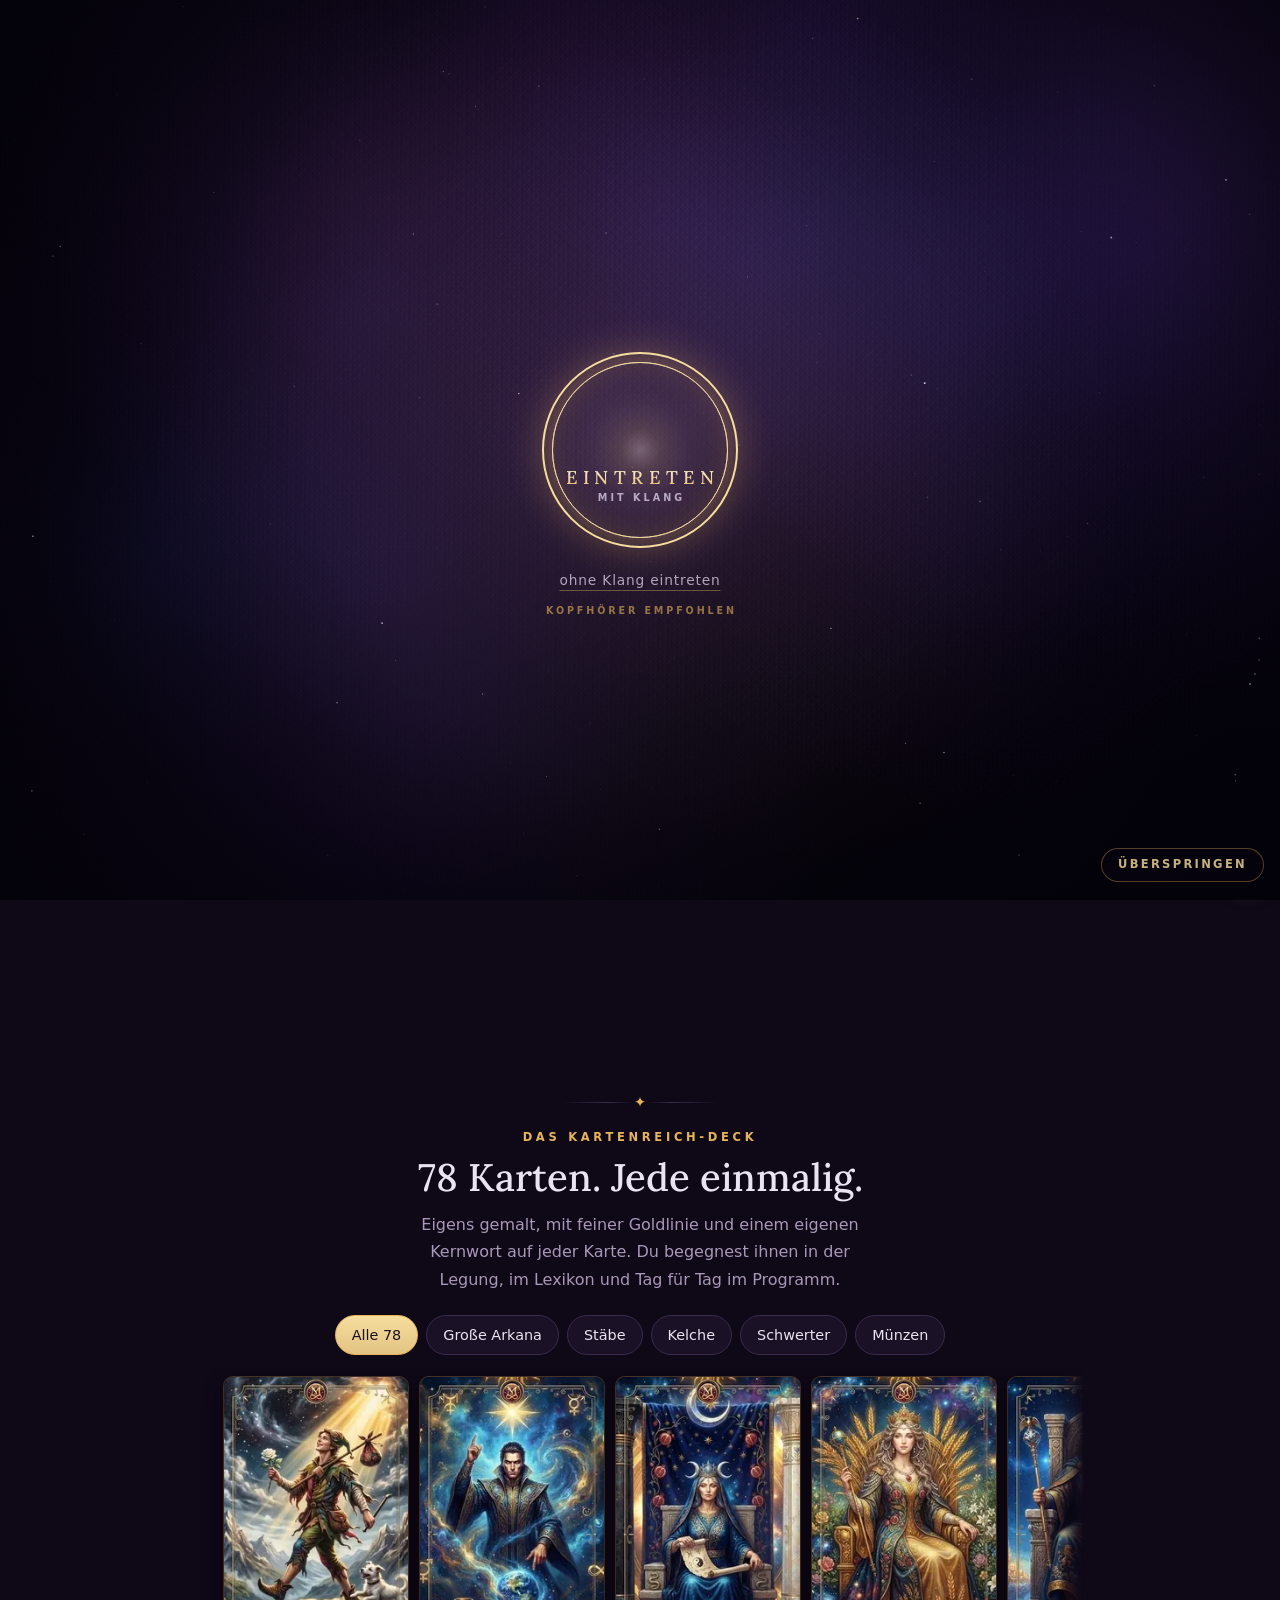
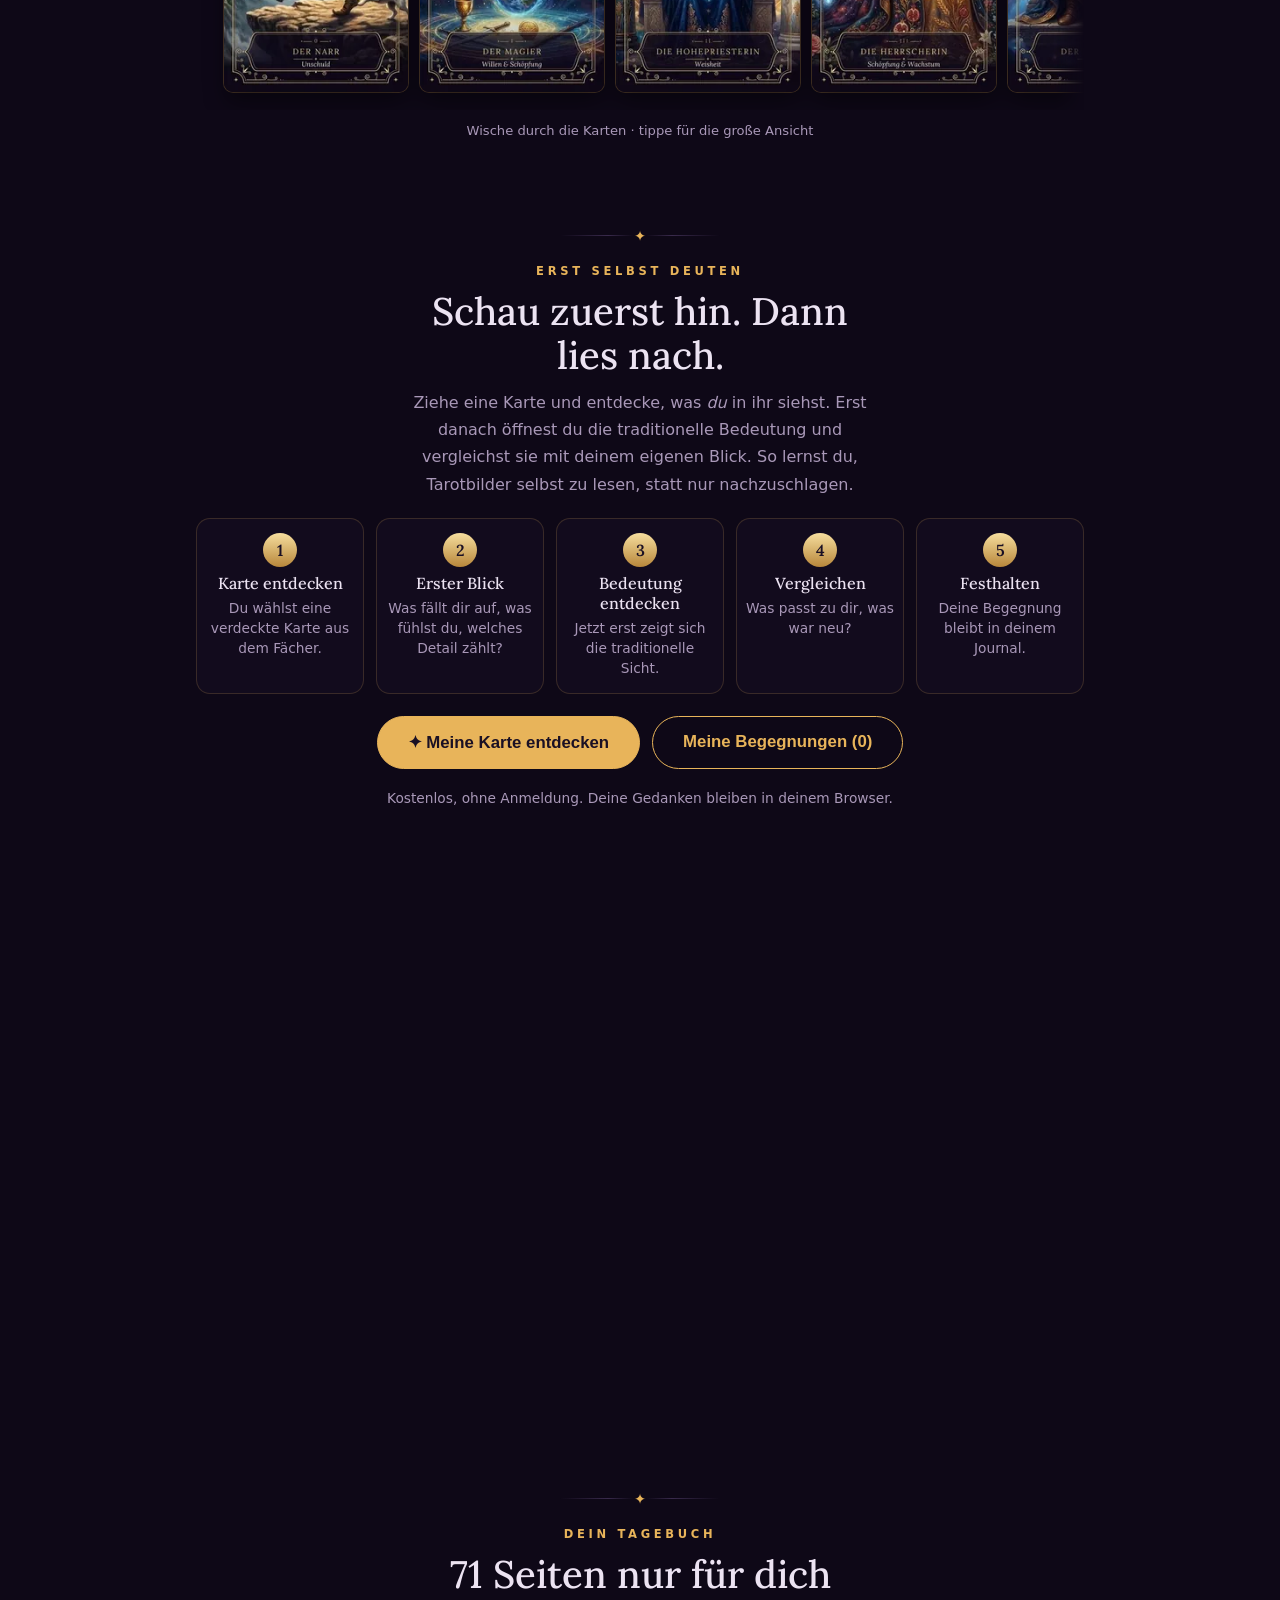
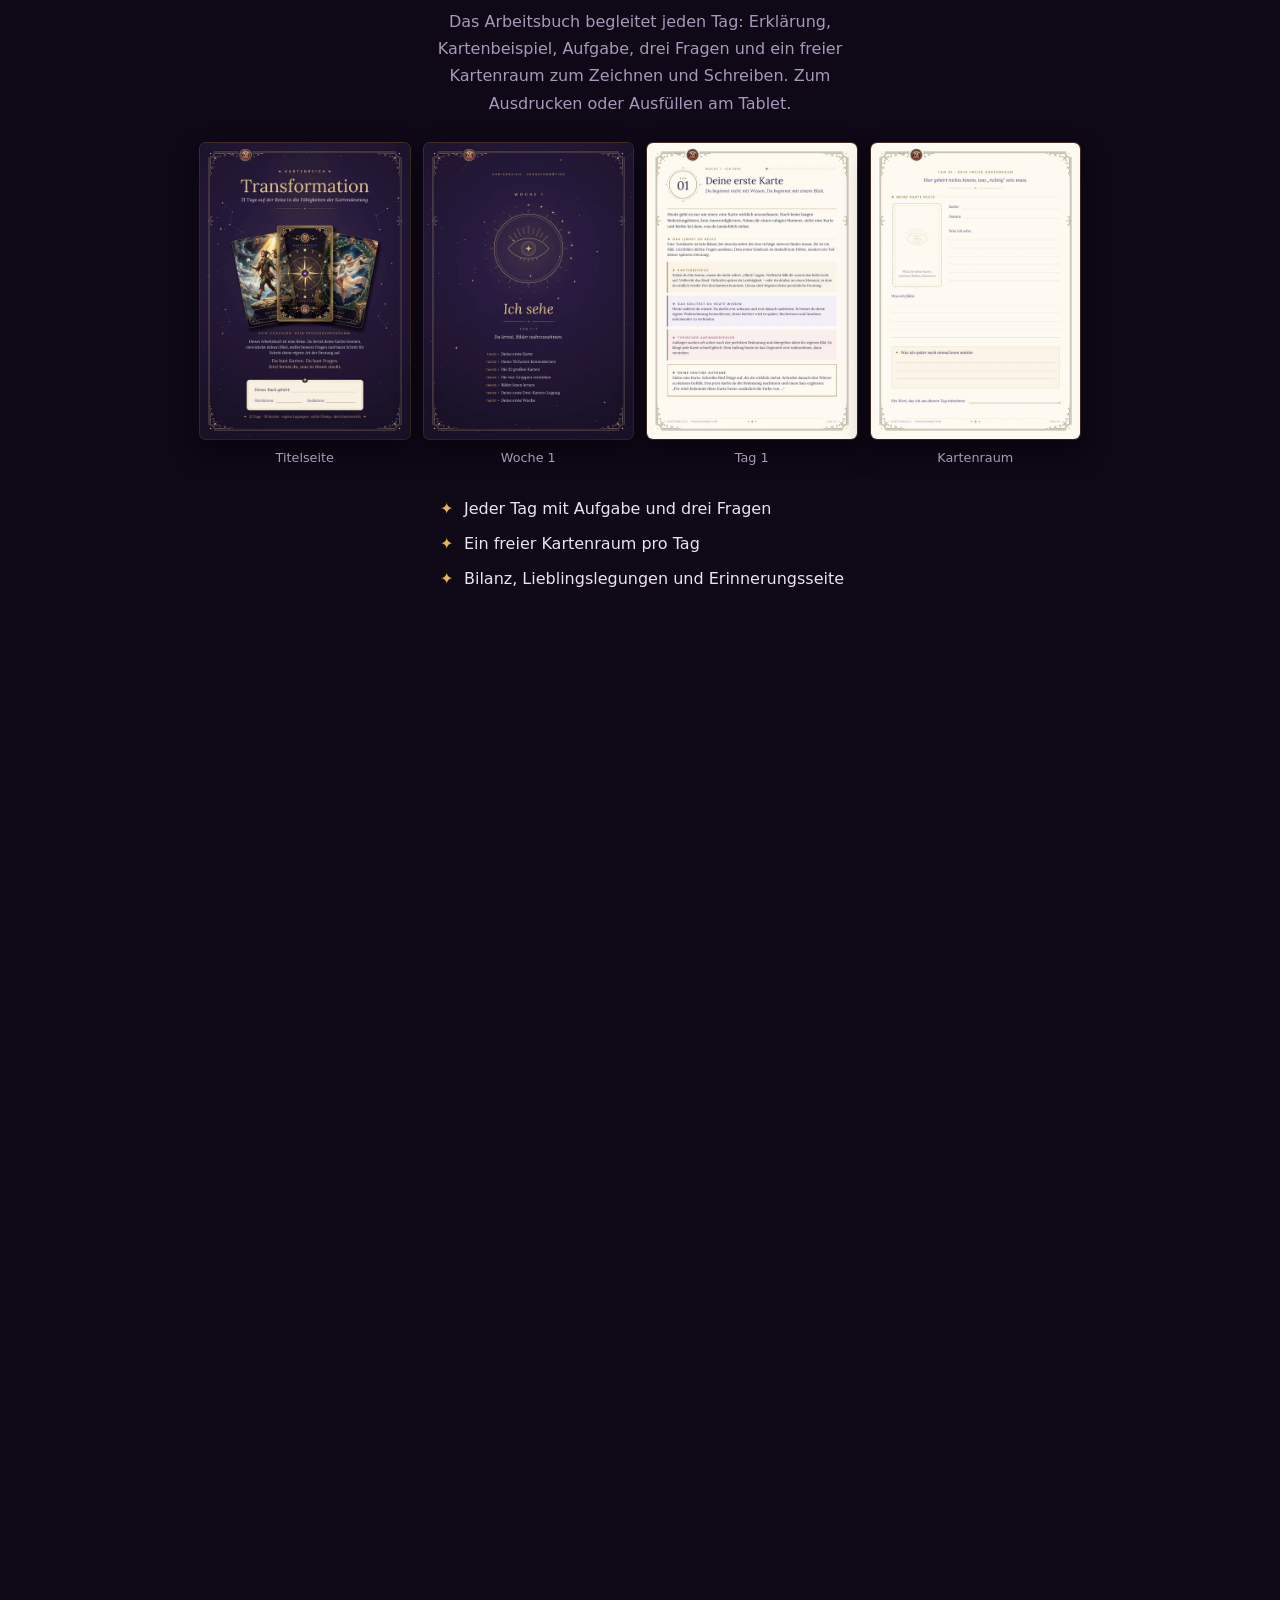
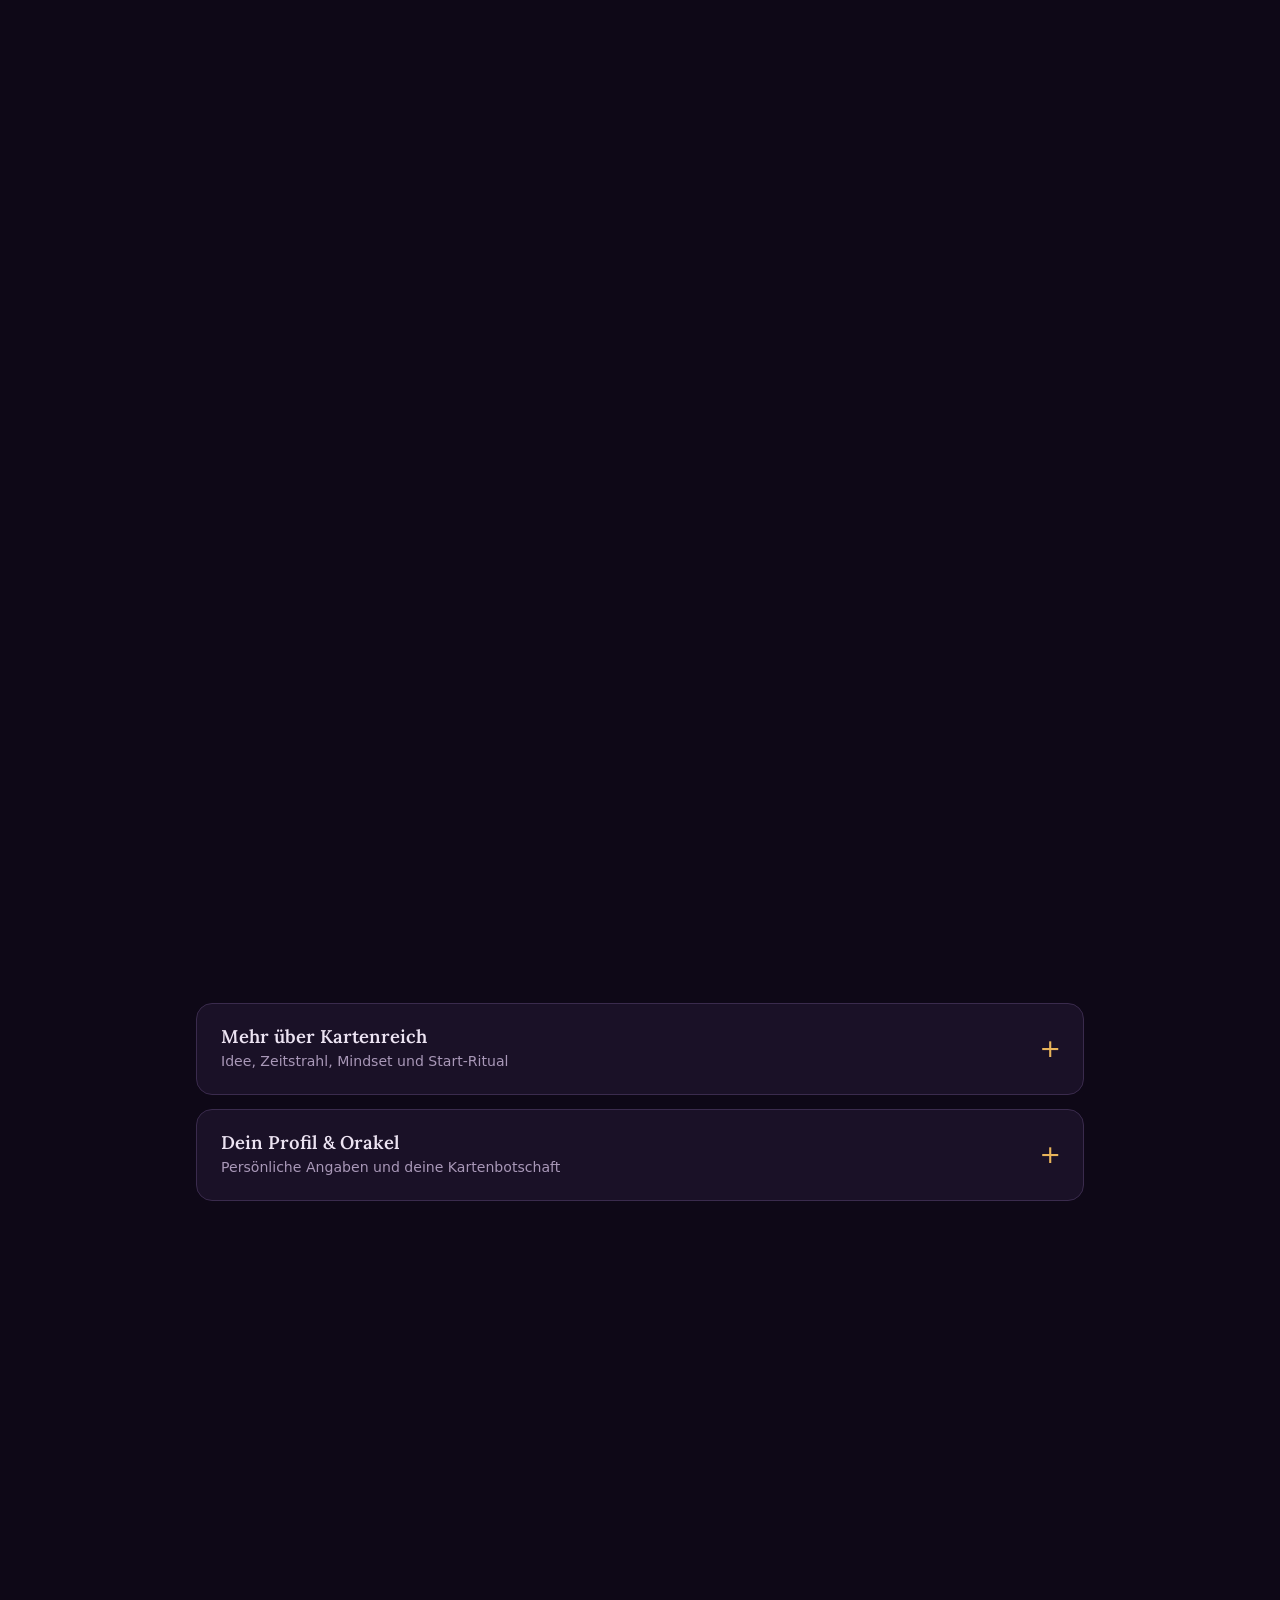
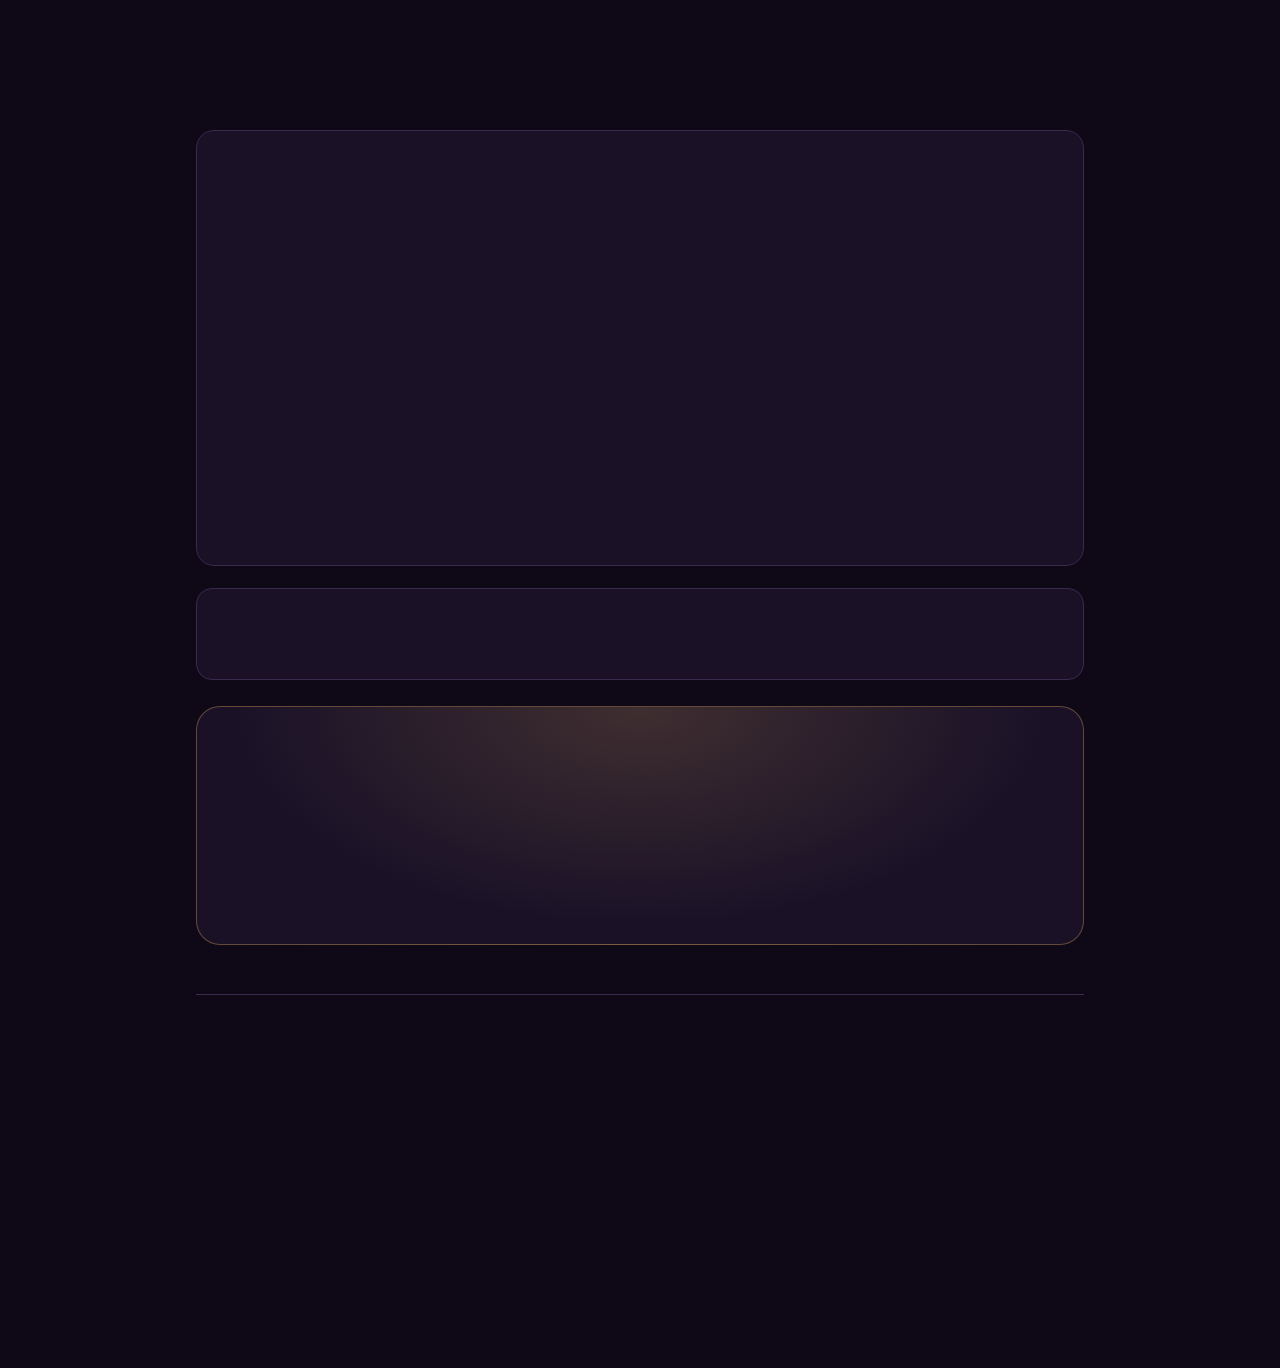
<file: index.html>
<!DOCTYPE html>
<html lang="de">
<head>
<meta charset="UTF-8">
<meta name="viewport" content="width=device-width, initial-scale=1, viewport-fit=cover">
<meta name="apple-mobile-web-app-capable" content="yes">
<meta name="format-detection" content="telephone=no">
<meta name="mobile-web-app-capable" content="yes">
<meta name="apple-mobile-web-app-status-bar-style" content="black-translucent">
<meta name="apple-mobile-web-app-title" content="Kartenreich">
<meta name="application-name" content="Kartenreich">
<meta name="description" content="Tarot lernen mit dem Kartenreich-Deck: 78 einmalige Karten, 21-Tage-Programm, Arbeitsbuch und kostenlose 3-Karten-Legung. Ohne Anmeldung, auf iPhone, Android und PC.">
<meta name="robots" content="index,follow,max-image-preview:large">
<link rel="canonical" href="https://cocodemershop.github.io/tarot/">
<meta property="og:url" content="https://cocodemershop.github.io/tarot/">
<meta property="og:image" content="https://cocodemershop.github.io/tarot/img/og-kartenreich.jpg">
<meta property="og:type" content="website">
<meta property="og:locale" content="de_DE">
<meta property="og:site_name" content="Kartenreich">
<meta property="og:title" content="Kartenreich – 21 Tage. 78 Karten. Ein anderer Blick auf dich.">
<meta property="og:description" content="Dein persönlicher, interaktiver 21-Tage-Lernraum: Tarot nicht nur nachschlagen, sondern jeden Tag üben und eigene Deutungen entwickeln. 3-Karten-Legung kostenlos.">
<meta name="twitter:card" content="summary_large_image">
<meta name="twitter:title" content="Kartenreich – Tarot lernen in 21 Tagen">
<meta name="twitter:description" content="Dein persönlicher, interaktiver 21-Tage-Lernraum: Tarot täglich üben und eigene Deutungen entwickeln. 3-Karten-Legung kostenlos.">
<meta name="twitter:image" content="https://cocodemershop.github.io/tarot/img/og-kartenreich.jpg">
<meta property="og:image:alt" content="Kartenreich: Der Narr, die Kartenrückseite und Die Welt aus dem Kartenreich-Deck">
<meta property="og:image:width" content="1200">
<meta property="og:image:height" content="630">
<script type="application/ld+json">{"@context":"https://schema.org","@graph":[{"@type":"WebSite","@id":"https://cocodemershop.github.io/tarot/#website","name":"Kartenreich","url":"https://cocodemershop.github.io/tarot/","inLanguage":"de"},{"@type":"Organization","@id":"https://cocodemershop.github.io/tarot/#org","name":"Kartenreich","url":"https://cocodemershop.github.io/tarot/","logo":"https://cocodemershop.github.io/tarot/icons/icon-512.png","founder":{"@type":"Person","name":"Michaela Schäfer"}},{"@type":"WebApplication","name":"Kartenreich – 21 Tage Transformation","url":"https://cocodemershop.github.io/tarot/","image":"https://cocodemershop.github.io/tarot/img/og-kartenreich.jpg","description":"Tarot lernen mit dem Kartenreich-Deck: 78 einmalige Karten, 21-Tage-Programm, Arbeitsbuch, Legemethoden, Orakel und kostenlose 3-Karten-Legung.","inLanguage":"de","applicationCategory":"LifestyleApplication","operatingSystem":"iOS, Android, Windows, macOS (Browser)","publisher":{"@id":"https://cocodemershop.github.io/tarot/#org"},"offers":[{"@type":"Offer","name":"3-Karten-Legung","price":"0","priceCurrency":"EUR"},{"@type":"Offer","name":"21-Tage-Transformation","price":"89.90","priceCurrency":"EUR","url":"https://lebensbegleiterin.company.site/products/bucher"}]},{"@type":"FAQPage","mainEntity":[{"@type":"Question","name":"Kann man Tarot selbst lernen?","acceptedAnswer":{"@type":"Answer","text":"Ja. Kartenreich führt dich in 21 Tagen vom ersten Blick bis zur eigenen Legung: mit täglicher Erklärung, Übung, drei Reflexionsfragen und Platz für dein Tagebuch."}},{"@type":"Question","name":"Sagt Tarot die Zukunft voraus?","acceptedAnswer":{"@type":"Answer","text":"Nein. Hier ist Tarot ein Spiegel: Die Karten zeigen Gedankenmuster und geben dir bessere Fragen. Entscheidungen triffst du selbst."}},{"@type":"Question","name":"Brauche ich ein eigenes Kartendeck?","acceptedAnswer":{"@type":"Answer","text":"Nein. Das Kartenreich-Deck mit allen 78 Karten ist bereits eingebaut: in der Legung, im Lexikon und im Programm."}},{"@type":"Question","name":"Was kostet Kartenreich?","acceptedAnswer":{"@type":"Answer","text":"Die Drei-Karten-Legung ist kostenlos, ohne Anmeldung. Die 21-Tage-Transformation mit Programm, Kartenlexikon, Arbeitsbuch, Legemethoden, Orakel und Kartenkreis kostet einmalig 89,90 € und gilt 90 Tage."}},{"@type":"Question","name":"Funktioniert Kartenreich auf dem iPhone?","acceptedAnswer":{"@type":"Answer","text":"Ja. Kartenreich läuft im Browser auf iPhone, Android, Mac und PC. Über „Teilen“ und „Zum Home-Bildschirm“ wird es wie eine App installiert."}},{"@type":"Question","name":"Was passiert mit meinen Daten?","acceptedAnswer":{"@type":"Answer","text":"Deine Angaben bleiben lokal auf deinem Gerät. Es gibt kein Konto, und nichts wird ohne dein Zutun weitergegeben."}}]}]}</script>
<meta name="color-scheme" content="dark">
<meta name="theme-color" content="#0e0817">
<link rel="manifest" href="manifest.webmanifest">
<link rel="icon" type="image/png" sizes="48x48" href="icons/favicon-48.png">
<link rel="icon" type="image/png" sizes="192x192" href="icons/icon-192.png">
<link rel="apple-touch-icon" href="icons/apple-touch-icon.png">
<title>Tarot lernen in 21 Tagen · 78 einmalige Karten | Kartenreich</title>
<link rel="stylesheet" href="app.min.css?v=18">
<link rel="stylesheet" href="css/intro.css?v=18">
<link rel="stylesheet" href="css/begegnung.css?v=18">
<link rel="stylesheet" href="css/angebot.css?v=18">
<noscript><style>#krIntro{display:none}</style></noscript>
<link rel="preload" href="fonts/Lora-Variable.woff" as="font" type="font/woff" crossorigin>
<link rel="preload" href="img/hero-back.webp" as="image" type="image/webp">
</head>
<body>
<!-- ===== Opening: Karten fliegen aus dem Universum (css/intro.css, js/intro.js) ===== -->
<div class="kri" id="krIntro">
  <canvas class="kri-sky" aria-hidden="true"></canvas>
  <div class="kri-stage" aria-hidden="true"></div>
  <div class="kri-title" aria-hidden="true"><img src="img/logo.webp" width="54" height="58" alt="" decoding="async"><b>Kartenreich</b><span>Die Karten haben dich gefunden</span><small>78 Karten · 21 Tage</small></div>
  <button class="kri-skip" type="button">Überspringen</button>
</div>
<noscript><p style="margin:0;padding:14px 16px;text-align:center;background:#1a1127;color:#ece3f2;font-family:system-ui,sans-serif">Kartenreich braucht JavaScript, um Karten zu ziehen und deinen Fortschritt zu speichern. Bitte aktiviere JavaScript in deinem Browser.</p></noscript>
<!-- ===== Seite ===== -->
<div class="wrap">
<div class="bar"><span><b>●</b> Dein Kartenraum ist offen</span><span>Kartenreich · 21 Tage · 78 Karten</span><span class="bzg" hidden>⏳ Zugang: noch 90 Tage</span></div>
<nav class="tabs" role="tablist" aria-label="Bereiche"><button role="tab" id="tp" aria-selected="true">21-Tage-Programm</button><button role="tab" id="tk" aria-selected="false">Kartenlexikon</button><button role="tab" id="tf" aria-selected="false">Kartenkreis</button><button role="tab" id="tl" aria-selected="false">Legemethoden</button></nav>
<!-- Hero -->
<header class="mx-hero" id="home">
  <div class="mx-brand"><img src="img/logo.webp" width="54" height="58" alt="Kartenreich Logo" decoding="async"><span>Kartenreich</span></div>
  <h1>21 Tage. 78 Karten.<span>Ein anderer Blick auf dich.</span></h1>
  <p class="mx-lead">Lerne Tarot mit deinem eigenen Kartenreich-Deck: jeden Tag eine Übung, eine Karte und dein Tagebuch, bis du deine Karten selbst liest.</p>
  <div class="mx-fan" aria-hidden="true">
    <img class="c1" src="img/hero-g0.webp" width="300" height="514" alt="" decoding="async" fetchpriority="high" draggable="false">
    <img class="c3" src="img/hero-g21.webp" width="300" height="514" alt="" decoding="async" fetchpriority="high" draggable="false">
    <img class="c2" src="img/hero-back.webp" width="300" height="514" alt="" decoding="async" fetchpriority="high" draggable="false">
  </div>
  <div class="mx-cta">
    <button class="btn lg" id="hg" type="button" onclick="openDk()">✦ Kostenlos 3 Karten legen</button>
    <a class="btn o lg" href="#angebot">Die Transformation entdecken</a>
  </div>
  <ul class="trust" aria-label="Das Wichtigste in Kürze"><li>Legung kostenlos</li><li>Ohne Anmeldung</li><li>Deine Daten bleiben bei dir</li></ul>
</header>

<section class="mx-sec kr-out" id="deck" aria-labelledby="dkh">
  <p class="mx-ey">Das Kartenreich-Deck</p>
  <h2 id="dkh">78 Karten. Jede einmalig.</h2>
  <p class="mx-p">Eigens gemalt, mit feiner Goldlinie und einem eigenen Kernwort auf jeder Karte. Du begegnest ihnen in der Legung, im Lexikon und Tag für Tag im Programm.</p>
  <div class="mx-chips" role="group" aria-label="Kartengruppe wählen">
    <button type="button" data-g="all" aria-pressed="true">Alle 78</button><button type="button" data-g="g" aria-pressed="false">Große Arkana</button><button type="button" data-g="s0" aria-pressed="false">Stäbe</button><button type="button" data-g="s1" aria-pressed="false">Kelche</button><button type="button" data-g="s2" aria-pressed="false">Schwerter</button><button type="button" data-g="s3" aria-pressed="false">Münzen</button>
  </div>
  <div class="mx-rail" id="mxrail" tabindex="0" aria-label="Kartengalerie, seitlich wischen"></div>
  <p class="mx-hint">Wische durch die Karten · tippe für die große Ansicht</p>
</section>

<section class="mx-sec kr-out bg-sec" id="selbst-deuten" aria-labelledby="bgh">
  <p class="mx-ey">Erst selbst deuten</p>
  <h2 id="bgh">Schau zuerst hin. Dann lies nach.</h2>
  <p class="mx-p">Ziehe eine Karte und entdecke, was <em>du</em> in ihr siehst. Erst danach öffnest du die traditionelle Bedeutung und vergleichst sie mit deinem eigenen Blick. So lernst du, Tarotbilder selbst zu lesen, statt nur nachzuschlagen.</p>
  <ol class="bg-how" aria-label="Die fünf Schritte">
    <li><i>1</i><b>Karte entdecken</b><span>Du wählst eine verdeckte Karte aus dem Fächer.</span></li>
    <li><i>2</i><b>Erster Blick</b><span>Was fällt dir auf, was fühlst du, welches Detail zählt?</span></li>
    <li><i>3</i><b>Bedeutung entdecken</b><span>Jetzt erst zeigt sich die traditionelle Sicht.</span></li>
    <li><i>4</i><b>Vergleichen</b><span>Was passt zu dir, was war neu?</span></li>
    <li><i>5</i><b>Festhalten</b><span>Deine Begegnung bleibt in deinem Journal.</span></li>
  </ol>
  <div class="mx-cta"><button class="btn lg" id="bgStart" type="button" aria-haspopup="dialog">✦ Meine Karte entdecken</button><button class="btn o lg" id="bgJour" type="button" aria-haspopup="dialog" hidden>Meine Begegnungen</button></div>
  <p class="bg-meta" id="bgMeta">Kostenlos, ohne Anmeldung. Deine Gedanken bleiben in deinem Browser.</p>
</section>

<section class="mx-sec kr-out" id="ablauf" aria-labelledby="abh">
  <p class="mx-ey">So funktioniert es</p>
  <h2 id="abh">In drei Schritten zu deiner eigenen Deutung</h2>
  <ol class="mx-steps">
    <li><i>1</i><b>Kostenlos legen</b><span>Ziehe drei Karten für gestern, heute und morgen. Ohne Anmeldung, sofort.</span></li>
    <li><i>2</i><b>21 Tage üben</b><span>Jeden Tag eine Aufgabe, eine Karte, drei Fragen und Platz für dein Tagebuch.</span></li>
    <li><i>3</i><b>Selbst deuten</b><span>Am Ende liest du deine Karten mit deinen eigenen Worten.</span></li>
  </ol>
  <div class="mx-phases" id="phasen">
    <div><small>Tag 1–7</small><b>Ich sehe</b><span>Du lernst, Bilder wahrzunehmen.</span></div>
    <div><small>Tag 8–14</small><b>Ich verstehe</b><span>Du erkennst Zusammenhänge.</span></div>
    <div><small>Tag 15–21</small><b>Ich entscheide</b><span>Du nutzt die Karten für deine Fragen.</span></div>
  </div>
  <p class="mx-quote">„Nicht die Karten entscheiden. Du entscheidest.“</p>
</section>

<section class="mx-sec kr-out" id="arbeitsbuch" aria-labelledby="abu">
  <p class="mx-ey">Dein Tagebuch</p>
  <h2 id="abu">71 Seiten nur für dich</h2>
  <p class="mx-p">Das Arbeitsbuch begleitet jeden Tag: Erklärung, Kartenbeispiel, Aufgabe, drei Fragen und ein freier Kartenraum zum Zeichnen und Schreiben. Zum Ausdrucken oder Ausfüllen am Tablet.</p>
  <div class="mx-book">
    <figure><img src="img/arbeitsbuch-1.webp" alt="Arbeitsbuch Titelseite mit Karten" width="496" height="702" loading="lazy" decoding="async" draggable="false"><figcaption>Titelseite</figcaption></figure>
    <figure><img src="img/arbeitsbuch-4.webp" alt="Arbeitsbuch Wochenseite Ich sehe" width="496" height="702" loading="lazy" decoding="async" draggable="false"><figcaption>Woche 1</figcaption></figure>
    <figure><img src="img/arbeitsbuch-2.webp" alt="Arbeitsbuch Tag 1" width="496" height="702" loading="lazy" decoding="async" draggable="false"><figcaption>Tag 1</figcaption></figure>
    <figure><img src="img/arbeitsbuch-3.webp" alt="Arbeitsbuch freier Kartenraum" width="496" height="702" loading="lazy" decoding="async" draggable="false"><figcaption>Kartenraum</figcaption></figure>
  </div>
  <ul class="mx-ticks"><li>Jeder Tag mit Aufgabe und drei Fragen</li><li>Ein freier Kartenraum pro Tag</li><li>Bilanz, Lieblingslegungen und Erinnerungsseite</li></ul>
</section>

<section class="mx-sec mx-offer kr-out" id="angebot" aria-labelledby="anh">
  <p class="mx-ey">Die 21-Tage-Transformation</p>
  <h2 id="anh">Alles, was du brauchst</h2>
  <div class="mx-price"><b>89,90 €</b><span>einmalig · kein Abo · 90 Tage Zugang</span></div>
  <ul class="mx-incl">
    <li><b>21-Tage-Programm</b><span>Woche für Woche freigeschaltet</span></li>
    <li><b>Deck &amp; Kartenlexikon</b><span>Alle 78 Karten mit Deutung und deinen Notizen</span></li>
    <li><b>Arbeitsbuch</b><span>71 Seiten als PDF zum Ausdrucken</span></li>
    <li><b>9 Legemethoden</b><span>Vom ersten Ziehen bis zur großen Legung</span></li>
    <li><b>Orakel &amp; Kartenkreis</b><span>Deine Tagesbotschaft und Karten für deine Liebsten</span></li>
    <li><b>Überall dabei</b><span>iPhone, Android, Mac und PC, als App installierbar</span></li>
  </ul>
  <div class="mx-cta">
    <a class="btn lg" href="https://lebensbegleiterin.company.site/products/bucher" target="_blank" rel="noopener">✦ Jetzt kaufen</a>
    <button class="btn o lg" id="krtb" type="button">Ich habe einen Code</button>
  </div>
  <button class="mx-link" type="button" onclick="openPv()">▶ Die Transformation in 30 Sekunden ansehen</button>
  <p class="mx-small">Nach dem Kauf erhältst du deinen Zugangscode und trittst sofort in deinen Transformationsraum ein.</p>
</section>
<section class="orl" id="orloj" aria-labelledby="olt">
<div class="ey">✦ Seit 1410 · Wahrzeichen von Prag ✦</div>
<h2 id="olt">Der Prager Orloj</h2>
<p class="olk">Die Astronomische Uhr am Altstädter Rathaus</p>
<p class="sub">Seit über 600 Jahren ein Wahrzeichen Prags und die älteste noch laufende astronomische Uhr der Welt. Sie zeigt Sonne, Mond und Tierkreis. Dein Orloj läuft live mit, und die Scheibe darunter zählt deine 21 Tage.</p>
<div class="olc"><svg id="orl" viewBox="-106 -152 212 348" role="img" aria-label="Prager Astronomische Uhr Orloj mit Sonne, Mond, Tierkreis, Kalenderscheibe, den vier Figuren und dem Umgang der zwölf Apostel"></svg>
<div class="lg"><span>☉ Sonne im Zeichen <b id="olS"></b></span><span>☾ <b id="olM"></b></span><span>Altböhmische Zeit <b id="olC"></b></span></div>
<button class="btn o" id="olb" type="button">✦ Stundenschlag zeigen</button></div>
</section>

<details class="fold"><summary><b>Mehr über Kartenreich</b><span>Idee, Zeitstrahl, Mindset und Start-Ritual</span></summary><div class="foldb"><div class="card"><h2>Was Kartenreich ist</h2>
<p class="p">Diese Seite begleitet dich 21 Tage lang. Jeden Tag bekommst du eine verständliche Erklärung, ein Kartenbeispiel, eine konkrete Aufgabe, drei Fragen und Platz für dein Tagebuch. Tarot ist dabei dein Spiegel: Die Karten sagen nicht die Zukunft voraus, sie zeigen dir Gedankenmuster und geben dir bessere Fragen. Du übernimmst die Regie, die Karten liefern die Bilder.</p>
<p class="p">Ein spielerischer Weg, Tarot zu lernen. Ein persönlicher Reflexionsraum. Eine tägliche Übung. Ein Journal. Eine Reise durch 78 Bilder. Du musst nicht alles wissen, um anzufangen. <small style="color:var(--mute)">Hinweis: Tarot dient der Reflexion und ersetzt keine medizinische, rechtliche oder finanzielle Beratung.</small></p>
<p class="p">Ehrlich gesagt: Die „magische“ 21-Tage-Grenze gibt es in der Forschung nicht. Wie lange eine neue Gewohnheit braucht, ist individuell. 21 Tage sind ein starker, überschaubarer Rahmen, in dem du Routine und Selbstvertrauen aufbaust.</p>
<div class="hl"><h5>Dein Versprechen an dich selbst</h5>Ich nehme mir jeden Tag Zeit für meine Karten. Ich schaue hin, ich deute mit eigenen Worten, und ich treffe meine Entscheidungen selbst.</div></div>

<div class="card"><h2>Zeitstrahl deiner Transformation</h2>
<p class="p">Das erwartet dich, wenn du dranbleibst. Es sind Erfahrungswerte aus dem Lernen und Üben, keine Garantien.</p>
<div class="grid" id="tlg"></div>
<div class="quote">„Die Karte gibt dir kein Urteil. Sie hält dir einen Spiegel hin und wartet, was du siehst.“<small>Kartenreich · Mindshift</small></div></div>

<div class="card"><h2>Dein Mindset</h2>
<p class="p">Vier Grundsätze tragen dich durch alle 21 Tage.</p>
<div class="grid" id="ms"></div></div>

<div class="card"><h2>Dein Start-Ritual</h2>
<p class="p">Vier Schritte, bevor du Tag 1 beginnst. Sie kosten nur wenige Minuten.</p>
<ol class="steps">
<li><h4>Wähle dein Deck</h4><p class="p">Das Kartenreich-Deck mit allen 78 Karten ist hier schon eingebaut. Wenn du zusätzlich mit echten Karten legen möchtest, nimm ein Deck, dessen Bilder dich ansprechen.</p></li>
<li><h4>Schaffe deinen Platz</h4><p class="p">Ein Tisch, ein Tuch, eine Kerze, ein Notizbuch. Immer derselbe Ort, immer dieselbe Zeit.</p></li>
<li><h4>Suche Verbündete</h4><p class="p">Erzähle mindestens einer Person von deinem Plan. Oder folge unten dem <a href="https://whatsapp.com/channel/0029Vb9Izau4IBh8cdFsoZ0Z" target="_blank" rel="noopener" style="color:var(--g)">WhatsApp-Kanal</a>.</p></li>
<li><h4>Aktiviere den Schalter</h4><p class="p">Ab dem Start öffnet sich Woche für Woche ein neuer Abschnitt mit sieben Tagen.</p></li></ol></div>

</div></details>
<details class="fold"><summary><b>Dein Profil &amp; Orakel</b><span>Persönliche Angaben und deine Kartenbotschaft</span></summary><div class="foldb"><div class="card"><h2>Dein persönliches Profil</h2>
<p class="p">Deine Angaben bleiben lokal in deinem Browser. Sie dienen nur deiner Auswertung.</p>
<div class="inp">
<div><label for="un">Dein Vorname</label><input id="un" placeholder="z. B. Anna"></div>
<div><label for="ud">Tag deines Starts</label><input type="date" id="ud"></div>
<div><label for="uc">Karten pro Tag (Stück)</label><input type="number" id="uc" min="1" max="30" placeholder="z. B. 3"></div>
<div><label for="um">Übungszeit pro Tag (Minuten)</label><input type="number" id="um" min="1" max="240" placeholder="z. B. 20"></div></div>
<button class="btn" id="sv">Profil speichern</button><div class="msg" id="pm"></div>
<div class="met"><div><small>Gelegte Karten</small><b id="m1">0</b></div><div><small>Übungsminuten</small><b id="m2">0</b></div><div><small>Mindshift-Tage</small><b id="m3">0</b></div></div></div>

<div class="card" id="orc"><h2>Dein Orakel</h2><p class="p">Speichere dein Profil, dann spricht das Orakel zu dir: drei Karten, die aus deinem Namen, deinem Starttag und dem heutigen Tag entstehen. Du kannst sie an deine Liebsten senden.</p><button class="btn" id="ob">✦ Mein Orakel befragen</button><div class="msg" id="om"></div><div id="oo"></div></div>

</div></details>
<div class="card dl kr-lock"><h2>Dein 21-Tage-Journal zum Download</h2><p class="p">Alle 21 Tage auf Papier: zum Ausdrucken oder Ausfüllen am Tablet.</p><button class="btn" id="pdo" type="button">✦ Arbeitsbuch öffnen</button></div>
<div class="prog kr-lock"><div class="r"><span>Dein 21-Tage-Weg</span><span id="pt">0 / 21 Tage abgeschlossen</span></div><div class="tr" role="progressbar" aria-label="Fortschritt" aria-valuemin="0" aria-valuemax="21"><i id="pf"></i></div></div>

<div id="days" class="kr-lock"></div>

<!-- Kartenlexikon -->
<section id="lex" class="kr-lock" hidden>
<h2>Kartenlexikon</h2>
<p class="p">Tritt ein in dein Kartenreich: 78 Bilder, die dich sanft an dich selbst erinnern. Wische oder blättere mit den Pfeilen, lass jede Karte zu dir sprechen und halte darunter fest, was sie in dir berührt.</p>
<div class="chips" id="chips" role="group" aria-label="Kartengruppe"></div>
<div class="trk" id="trk" tabindex="0" aria-label="Karten, mit Pfeiltasten blättern"></div>
<div class="cn"><button class="nv" id="pv" aria-label="Vorherige Karte">‹</button><span id="ci">1 / 78</span><select id="jp" aria-label="Zu Karte springen"></select><button class="nv" id="nx" aria-label="Nächste Karte">›</button></div>
<div class="nts"><label for="nt">Deine Notizen: <span id="nn"></span></label><textarea id="nt" placeholder="Was siehst du? Was fühlst du? Was bedeutet die Karte für dich heute?"></textarea><div id="ns"></div></div>
</section>
<!-- ===== Fenster ===== -->
<dialog id="skd" class="dkd skd" aria-labelledby="skt"><div class="dkw">
<div class="dkh"><h3 id="skt">Sterne &amp; Geburtstage</h3><button class="btn o" id="skx" type="button" aria-label="Fenster schließen">✕</button></div>
<section class="zsub" id="zsub" aria-label="Sternzeichen und Geburtstage"><div class="zdk" id="zdk"></div></section>
</div></dialog>
<dialog id="lgd" class="dkd" aria-labelledby="lgdt"><div class="dkw">
<div class="dkh"><h3 id="lgdt">Legemethoden</h3><button class="btn o" id="lgdx" type="button" aria-label="Fenster schließen">✕</button></div>
<section id="lgm" hidden>
<h2>Legemethoden</h2>
<p class="p lgintro">Neun Wege, mit den Karten zu sprechen. Wähle eine Legung und lies, wann sie dir guttut und wie du sie legst.</p>
<div class="lgtiles" id="lgtiles" aria-label="Legemethoden auswählen"></div>
<details class="lgrit"><summary>Vor dem Legen: dein kleines Ritual</summary><p>Atme dreimal tief, stelle eine offene Frage, mische in deinem Tempo und lege die Karten in Zahlenreihenfolge. Schau zuerst die Bilder an, dann deute. Danke am Ende.</p></details>
<div class="trk" id="ltrk" tabindex="0" aria-label="Legemethoden, mit Pfeiltasten blättern"></div>
<div class="cn"><button class="nv" id="lpv" aria-label="Vorherige Legung">‹</button><span id="lci">1 / 9</span><button class="nv" id="lnx" aria-label="Nächste Legung">›</button></div>
</section>
</div></dialog>
<dialog id="fkd" class="dkd" aria-labelledby="fkdt"><div class="dkw">
<div class="dkh"><h3 id="fkdt">Unser Kartenkreis</h3><button class="btn o" id="fkdx" type="button" aria-label="Fenster schließen">✕</button></div>
<section id="fam" hidden>
<h2>Unser Kartenkreis</h2>
<p class="p">Jeder Mensch trägt ein Sternzeichen, einen Aszendenten, eine Seelenkarte und ein Jahresthema in sich. Trage dich und die Menschen ein, die du liebst: Partner, Kinder, Eltern, Geschwister, Freunde. Mit Geburtszeit und Geburtsort berechnen wir auch den Aszendenten. Für jede und jeden entsteht eine eigene Geburtskarte zum Staunen, Schenken und Teilen.</p>
<div class="fh rec"><h3>✦ Schenke es weiter</h3><p>Jede Geschichte wird schöner, wenn man sie teilt. Kennst du einen Menschen, dem 21 Tage Ruhe, Klarheit und ein Blick in die Sterne guttun würden? Sende ihm eine kleine Einladung, so persönlich wie ein Brief.</p><div class="shr"><button class="btn wa" data-s="wa" data-k="rec">WhatsApp</button><button class="btn tgm" data-s="tg" data-k="rec">Telegram</button><button class="btn fb" data-s="fb" data-k="rec">Facebook</button><button class="btn ig" data-s="ig" data-k="rec">Instagram</button><button class="btn o" data-s="sh" data-k="rec" id="frs">Teilen</button><button class="btn o" data-s="cp" data-k="rec">Einladung kopieren</button></div><small>Verschickt wird nur die Einladung. Namen, Geburtstage und Karten aus deinem Kreis bleiben bei dir, solange du sie nicht selbst sendest.</small></div>
<div class="frm"><div><label for="fn1">Name</label><input id="fn1" maxlength="40" autocomplete="off" placeholder="z. B. Lena"></div><div><label for="fd1">Geburtstag</label><input id="fd1" type="date"></div><div><label for="fr1">Wer ist das?</label><select id="fr1"><option>Ich</option><option>Partner:in</option><option>Kind</option><option>Mutter / Vater</option><option>Geschwister</option><option>Großeltern</option><option>Freund:in</option></select></div><div><label for="ft1">Geburtszeit (für den Aszendenten)</label><input id="ft1" type="time"></div><div><label for="fo1">Geburtsort</label><select id="fo1"><option value="">– nicht angeben –</option></select></div><p class="p fhint">Optional. Den Aszendenten, den „aufsteigenden“ Teil deines Wesens, gibt es nur mit genauer Uhrzeit und Ort. Steht beides auf der Geburtsurkunde, trage es ein.</p><div class="fx" id="fxo" hidden><div><label for="fla">Breitengrad</label><input id="fla" type="number" step="0.01" min="-66" max="66" placeholder="z. B. 52.52"></div><div><label for="flo">Längengrad</label><input id="flo" type="number" step="0.01" min="-180" max="180" placeholder="z. B. 13.40"></div><div><label for="fof">UTC-Abweichung in Stunden</label><input id="fof" type="number" step="0.5" min="-12" max="14" placeholder="z. B. 1"></div></div><button class="btn" id="fadd">✦ Geburtskarte enthüllen</button></div>
<div class="msg" id="fmsg" role="status"></div>
<div id="fhm"></div><div id="flist"></div>
<div class="shr"><span class="p" style="margin:0">Ganzen Kartenkreis senden:</span><button class="btn wa" data-s="wa" data-k="fall">WhatsApp</button><button class="btn tgm" data-s="tg" data-k="fall">Telegram</button><button class="btn fb" data-s="fb" data-k="fall">Facebook</button><button class="btn ig" data-s="ig" data-k="fall">Instagram</button></div>
<p class="p" style="text-align:center;font-size:.85rem">Die Daten bleiben nur in deinem Browser gespeichert und werden nicht geteilt. Nur was du selbst sendest, verlässt dein Gerät. Sternzeichen und Kartendeutung dienen der Freude und Reflexion, nicht der Vorhersage.</p>
</section>
</div></dialog>
<div id="shd" class="shv" role="dialog" aria-modal="true" aria-labelledby="sht" tabindex="-1" hidden>
<div class="shbar"><b id="sht">✦ Kartenreich</b><button class="btn o" id="shx" type="button">✕ Schließen</button></div>
<div class="shwrap">
<section class="shhero"><span class="shk">✦ DIE 21-TAGE-TRANSFORMATION ✦</span>
<h2>21 Tage. 78 Karten.<br>Dein eigener Blick auf die Karten.</h2>
<p class="shsub">Du lernst Tarot nicht aus einem Buch, sondern Tag für Tag, mit Aufgabe, Karte und Tagebuch. Am Ende liest du deine Karten selbst.</p>
<div class="shpr"><b>89,90 €</b><small>einmalig · kein Abo</small></div>
<div class="shbtns"><button class="btn shgo" id="shgo" type="button">✦ Jetzt kaufen</button><button class="btn o" id="shcode" type="button">Ich habe schon einen Code</button></div>
<p class="shcons">Mit dem Klick lädt der sichere Kaufbereich des Shop-Anbieters (Ecwid by Lightspeed) direkt hier auf dieser Seite. Dabei werden Daten an den Anbieter übertragen.</p></section>
<section class="shstore" id="shstore" hidden aria-live="polite"><h3>Dein Kauf</h3><div class="shpaper"><div id="my-store-131201539"></div></div>
<p class="shfall" id="shfall" hidden>Der Kaufbereich lädt gerade nicht. <a href="https://lebensbegleiterin.company.site/products/bucher" target="_blank" rel="noopener">Hier geht es direkt zum Shop →</a></p></section>
<ul class="shli">
<li><b>21-Tage-Programm</b><span>Jeden Tag eine Aufgabe, ein Kartenbeispiel, drei Fragen und Platz fürs Tagebuch.</span></li>
<li><b>78-Karten-Lexikon</b><span>Alle Karten kennenlernen und eigene Bedeutungen festhalten.</span></li>
<li><b>9 Legemethoden</b><span>Vom ersten Ziehen bis zur großen Legung.</span></li>
<li><b>Kartenkreis &amp; Orakel</b><span>Kartenprofile für Menschen, die dir wichtig sind, und deine tägliche Botschaft.</span></li>
<li><b>Arbeitsbuch</b><span>71 Seiten zum Schreiben und Reflektieren.</span></li>
<li><b>Dein Zugangscode</b><span>Nach dem Kauf trittst du mit deinem Code in deinen Transformationsraum ein.</span></li>
</ul>
<ol class="shst"><li><b>Kaufen</b><span>Direkt hier auf dieser Seite.</span></li><li><b>Code erhalten</b><span>Nach dem Kauf kommt dein Zugangscode zu dir.</span></li><li><b>Eintreten</b><span>Code eingeben, Tag 1 beginnt.</span></li></ol>
<p class="shnote">Tarot dient der Reflexion und ersetzt keine medizinische, rechtliche oder finanzielle Beratung. Die Zahlungs- und Bestelldaten verarbeitet der Shop-Anbieter.</p>
</div>
<div class="shbuy" id="shbuy"><span><b>89,90 €</b> · einmalig</span><button class="btn shgo" id="shgo2" type="button">✦ Jetzt kaufen</button></div>
</div>
<dialog id="pvd" class="dkd pvd" aria-label="Transformations-Vorschau"></dialog>
<dialog id="trd" class="dkd pdd" aria-labelledby="trt"><div class="dkw">
<div class="dkh"><h3 id="trt">✦ Dein Transformationsraum</h3><button class="btn o" id="trx" type="button" aria-label="Fenster schließen">✕</button></div>
<div id="trb"></div></div></dialog>
<dialog id="pdd" class="dkd pdd" aria-labelledby="pdt"><div class="dkw">
<div class="dkh"><h3 id="pdt">Dein 21-Tage-Journal</h3><button class="btn o" id="pdx" type="button" aria-label="Fenster schließen">✕</button></div>
<div class="pdc" aria-hidden="true"><span class="k">✦ KARTENREICH ✦</span><b>Transformation</b><span class="s">✦</span><small>21 TAGE · 78 KARTEN</small></div>
<p class="pdi">Manche Gedanken brauchen Papier. Dieses Arbeitsbuch ist dein stiller Begleiter durch alle 21 Tage: zum Ausdrucken, zum Ausfüllen am Tablet oder zum Hineinkritzeln mit deinem Lieblingsstift. Kein Prüfungsheft, sondern ein Ort, an dem deine eigenen Worte zählen.</p>
<div class="pdchips"><span>71 Seiten</span><span>21 Tage</span><span>PDF · 2,7 MB</span></div>
<ul class="pdl">
<li><b>Jeder Tag</b> mit Erklärung, Kartenbeispiel, Aufgabe, drei Fragen und einer kleinen Überraschung.</li>
<li><b>Dein freier Kartenraum:</b> pro Tag eine Seite, auf der nichts „richtig“ sein muss.</li>
<li><b>Zum Schluss</b> deine Bilanz, Platz für Lieblingslegungen und eine Erinnerungsseite.</li>
</ul>
<p class="pdt">Tipp: Lege dein Deck daneben und drucke dir eine Woche auf einmal aus. Am Abend von Tag 21 liest du Tag 1 noch einmal, dann siehst du, wie weit du gegangen bist.</p>
<a class="btn" id="pdg" href="Kartenreich_Transformation_21_Tage_Arbeitsbuch.pdf" download>⬇ Arbeitsbuch herunterladen</a>
<p class="pdn">Für deinen persönlichen Gebrauch.</p>
</div></dialog>
<dialog id="kcd" aria-labelledby="kcdt"><div class="kch"><span class="kcp" id="kcp"></span><button class="kcx" id="kcx" type="button" aria-label="Fenster schließen">✕</button></div><div class="kcb" id="kcb"></div><nav class="kcn" id="kcn" aria-label="Karte wechseln"></nav></dialog>
<dialog id="klg" class="dkd" aria-labelledby="klt"><svg width="0" height="0" style="position:absolute" aria-hidden="true" focusable="false"><defs><linearGradient id="mG" x1="0" y1="0" x2="1" y2="1"><stop offset="0" stop-color="#fff3c4"/><stop offset=".4" stop-color="#f1c878"/><stop offset=".75" stop-color="#c98f33"/><stop offset="1" stop-color="#f4d58c"/></linearGradient><radialGradient id="mBg" cx=".5" cy=".42" r=".85"><stop offset="0" stop-color="#1f3a6e"/><stop offset=".55" stop-color="#121f45"/><stop offset="1" stop-color="#070c1f"/></radialGradient><linearGradient id="mArch" x1="0" y1="0" x2="0" y2="1"><stop offset="0" stop-color="#18295a"/><stop offset="1" stop-color="#0b1432"/></linearGradient><radialGradient id="mHalo"><stop offset="0" stop-color="#f1c878" stop-opacity=".5"/><stop offset=".6" stop-color="#f1c878" stop-opacity=".1"/><stop offset="1" stop-color="#f1c878" stop-opacity="0"/></radialGradient></defs></svg><div class="dkw">
<div class="dkh"><h3 id="klt">✦ Kartenlegen</h3><button class="btn o" id="klx" type="button" aria-label="Fenster schließen">✕</button></div>
<div class="khead"><h2>Deine 3-Karten-Legung</h2><p class="korn" aria-hidden="true">✦ ──── ✦</p><p class="ksub">Gestern prägt dich, heute bewegt dich, morgen ruft dich. Drei Karten erzählen deine Geschichte: mit Kraftwort, Energieverlauf, Mantra und einer Mutprobe für heute.</p>
<ol class="krit" aria-label="So geht es"><li><b>1</b>Thema wählen</li><li><b>2</b>Frage im Herzen halten</li><li><b>3</b>Karten ziehen und einzeln aufdecken</li></ol></div>
<div class="kchips" id="klch" role="group" aria-label="Thema wählen"><button type="button" class="kchip on" data-t="" aria-pressed="true">✦ Allgemein</button><button type="button" class="kchip" data-t="L" aria-pressed="false">♥ Liebe</button><button type="button" class="kchip" data-t="B" aria-pressed="false">◆ Beruf &amp; Geld</button><button type="button" class="kchip" data-t="S" aria-pressed="false">☾ Ich selbst</button><button type="button" class="kchip" data-t="E" aria-pressed="false">⇄ Entscheidung</button></div>
<div class="kask"><input id="klq" type="text" maxlength="120" placeholder="Deine Frage (optional)" aria-label="Deine Frage, optional" autocomplete="off"><button class="btn" id="klgo" type="button">Karten ziehen</button></div>
<p class="kstate" id="klst" aria-live="polite"></p>
<div class="kprompt" id="klpr" aria-live="polite" hidden><span id="klprt"></span><button class="btn o" type="button" id="klall">Alle aufdecken</button></div>
<section class="kspread" id="klsp" aria-label="Deine drei Karten"></section>
<section class="kdeut" id="kld" aria-live="polite" hidden></section>
<div class="kac" id="klac" hidden><button class="btn wa" type="button" data-kl="wa">WhatsApp</button><button class="btn tgm" type="button" data-kl="tg">Telegram</button><button class="btn fb" type="button" data-kl="fb">Facebook</button><button class="btn ig" type="button" data-kl="ig">Instagram</button><button class="btn o" type="button" data-kl="cp">Kopieren</button><button class="btn o" type="button" data-kl="nw">Neu legen</button></div>
<section class="kpay" id="klpay" hidden><h3>Noch eine Legung?</h3><p>Deine kostenlose Legung hast du genutzt. Für jede weitere freuen wir uns über eine kleine Spende von <b>1 bis 5 €</b>. Danach startet deine Legung sofort.</p><div class="kamt" id="klamt" role="group" aria-label="Spendenbetrag wählen"><button type="button" data-a="1" aria-pressed="false">1 €</button><button type="button" data-a="2" aria-pressed="false">2 €</button><button type="button" class="on" data-a="3" aria-pressed="true">3 €</button><button type="button" data-a="4" aria-pressed="false">4 €</button><button type="button" data-a="5" aria-pressed="false">5 €</button></div><a class="btn lg" id="klppme" href="#" target="_blank" rel="noopener noreferrer"><svg class="ppl" viewBox="0 0 24 24" width="22" height="22" aria-hidden="true" focusable="false"><path fill="#003087" d="M7.076 21.337H2.47a.641.641 0 0 1-.633-.74L4.944.901C5.026.382 5.474 0 5.998 0h7.46c2.57 0 4.578.543 5.69 1.81 1.01 1.15 1.304 2.42 1.012 4.287-.023.143-.047.288-.077.437-.983 5.05-4.349 6.797-8.647 6.797h-2.19c-.524 0-.968.382-1.05.9l-1.12 7.106z"/><path fill="#009cde" d="M21.222 6.917a3.35 3.35 0 0 0-.607-.541c-.013.076-.026.175-.041.254-.93 4.778-4.005 7.201-9.138 7.201h-2.19a.563.563 0 0 0-.556.479l-1.187 7.527h-.506l-.24 1.516a.56.56 0 0 0 .554.647h3.882c.46 0 .85-.334.922-.788.06-.26.76-4.852.816-5.09a.932.932 0 0 1 .923-.788h.58c3.76 0 6.705-1.528 7.565-5.946.36-1.847.174-3.388-.777-4.471z"/></svg><span>Mit PayPal spenden (3 €)</span></a><button class="btn o" id="klpaid" type="button" hidden>Ich habe gespendet, Legung starten</button><p class="kerr" id="klerr" role="alert" hidden></p><small class="knote"><svg class="ppl" viewBox="0 0 24 24" width="16" height="16" aria-hidden="true" focusable="false"><path fill="#003087" d="M7.076 21.337H2.47a.641.641 0 0 1-.633-.74L4.944.901C5.026.382 5.474 0 5.998 0h7.46c2.57 0 4.578.543 5.69 1.81 1.01 1.15 1.304 2.42 1.012 4.287-.023.143-.047.288-.077.437-.983 5.05-4.349 6.797-8.647 6.797h-2.19c-.524 0-.968.382-1.05.9l-1.12 7.106z"/><path fill="#009cde" d="M21.222 6.917a3.35 3.35 0 0 0-.607-.541c-.013.076-.026.175-.041.254-.93 4.778-4.005 7.201-9.138 7.201h-2.19a.563.563 0 0 0-.556.479l-1.187 7.527h-.506l-.24 1.516a.56.56 0 0 0 .554.647h3.882c.46 0 .85-.334.922-.788.06-.26.76-4.852.816-5.09a.932.932 0 0 1 .923-.788h.58c3.76 0 6.705-1.528 7.565-5.946.36-1.847.174-3.388-.777-4.471z"/></svg><span>Sichere Zahlung über PayPal. Dabei verbindest du dich mit PayPal.</span></small></section>
<p class="khint">Tarot ist hier ein Spiegel, keine Vorhersage. Die Karten geben dir bessere Fragen, Entscheidungen triffst du selbst.</p>
</div></dialog>
<section class="mx-sec mx-about kr-out" id="urheberin" aria-labelledby="ubh">
  <p class="mx-ey">Über Kartenreich</p>
  <h2 id="ubh">Ein ruhiger Raum für deine Fragen</h2>
  <p class="mx-p">Kartenreich ist von Michaela Schäfer, Lebensbegleiterin aus Neuss. Fragen beantworte ich gern im <a href="https://whatsapp.com/channel/0029Vb9Izau4IBh8cdFsoZ0Z" target="_blank" rel="noopener">WhatsApp-Kanal</a>.</p>
  <div class="mx-trio">
    <div><b>Privat</b><span>Kein Konto, keine Weitergabe. Deine Angaben bleiben auf deinem Gerät.</span></div>
    <div><b>Ehrlich</b><span>Tarot ist hier ein Spiegel, keine Vorhersage. Entscheidungen triffst du.</span></div>
    <div><b>Echt</b><span>Erfahrungsberichte erscheinen erst, wenn echte Rückmeldungen vorliegen.</span></div>
  </div>
</section>
<section class="card faq" id="faq"><h2>Häufige Fragen</h2><details><summary>Kann man Tarot selbst lernen?</summary><p>Ja. Kartenreich führt dich in 21 Tagen vom ersten Blick bis zur eigenen Legung: mit täglicher Erklärung, Übung, drei Reflexionsfragen und Platz für dein Tagebuch.</p></details><details><summary>Sagt Tarot die Zukunft voraus?</summary><p>Nein. Hier ist Tarot ein Spiegel: Die Karten zeigen Gedankenmuster und geben dir bessere Fragen. Entscheidungen triffst du selbst.</p></details><details><summary>Brauche ich ein eigenes Kartendeck?</summary><p>Nein. Das Kartenreich-Deck mit allen 78 Karten ist bereits eingebaut: in der Legung, im Lexikon und im Programm.</p></details><details><summary>Was kostet Kartenreich?</summary><p>Die Drei-Karten-Legung ist kostenlos, ohne Anmeldung. Die 21-Tage-Transformation mit Programm, Kartenlexikon, Arbeitsbuch, Legemethoden, Orakel und Kartenkreis kostet einmalig 89,90 € und gilt 90 Tage.</p></details><details><summary>Funktioniert Kartenreich auf dem iPhone?</summary><p>Ja. Kartenreich läuft im Browser auf iPhone, Android, Mac und PC. Über „Teilen“ und „Zum Home-Bildschirm“ wird es wie eine App installiert.</p></details><details><summary>Was passiert mit meinen Daten?</summary><p>Deine Angaben bleiben lokal auf deinem Gerät. Es gibt kein Konto, und nichts wird ohne dein Zutun weitergegeben.</p></details></section>
<details class="fold kr-out" id="tarot-lernen"><summary><b>Tarot lernen für Anfänger</b><span>Was ist Tarot, wie ziehe ich eine Karte, welche Legung passt?</span></summary><div class="foldb"><section class="card seo">
<h2>Tarot lernen für Anfänger</h2>
<h3>Was ist Tarot?</h3><p>Tarot besteht aus 78 Bildkarten: 22 Große und 56 Kleine Arkana. Die Bilder erzählen von Anfängen, Entscheidungen, Krisen und Wandel. In Kartenreich nutzt du sie als Spiegel für Selbstreflexion, nicht als Wahrsagerei.</p>
<h3>Wie ziehe ich eine Tarotkarte?</h3><p>Stelle eine offene Frage, atme durch, mische und ziehe eine Karte. Schau zuerst das Bild an: Farben, Figuren, Stimmung. Erst danach liest du die Bedeutung nach und fragst dich, was die Karte mit deiner Situation zu tun hat.</p>
<h3>Welche Legung eignet sich für Anfänger?</h3><p>Die Drei-Karten-Legung mit „Was war? Was ist? Was möchte gesehen werden?“. Sie ist überschaubar und führt schnell zu eigenen Deutungen. Die Legemethoden in Kartenreich bauen darauf auf.</p>
<h3>Kann man Tarot selbst lernen?</h3><p>Ja, mit kleinen täglichen Schritten. Genau dafür ist der 21-Tage-Weg gemacht: vom ersten Blick bis zur eigenen Legung.</p></section></div></details>
<!-- Fußzeile -->
<section class="mx-final kr-out"><h2>Deine nächste Karte wartet</h2><p>Starte kostenlos oder öffne die ganze Transformation.</p><div class="mx-cta"><button class="btn lg" type="button" onclick="openDk()">✦ Kostenlos 3 Karten legen</button><a class="btn o lg" href="#angebot">Zur Transformation</a></div></section>
<dialog id="bgd" class="dkd bgd" aria-labelledby="bgdt"><div class="dkw">
<div class="dkh"><h3 id="bgdt">✦ Selbst deuten</h3><button class="btn o" id="bgx" type="button" aria-label="Übung beenden und Fenster schließen">✕</button></div>
<ol class="bg-prog" id="bgProg" aria-label="Fortschritt"></ol>
<div class="bg-body" id="bgBody"></div>
</div></dialog>
<dialog id="mxl" class="mxl" aria-label="Karte ansehen"><figure><img id="mxli" alt="" width="480" height="823" draggable="false"><figcaption><b id="mxln"></b><span id="mxlk"></span><small id="mxlc"></small></figcaption></figure><div class="mxl-nav"><button type="button" id="mxlp" aria-label="Vorherige Karte">‹</button><button type="button" id="mxlx" aria-label="Schließen">✕</button><button type="button" id="mxlnx" aria-label="Nächste Karte">›</button></div></dialog>
<footer class="foot">
<div class="q">„Du gibst nichts auf. Du gewinnst deinen Blick zurück.“</div>
<p style="margin-bottom:8px;color:var(--ink);font-weight:600">© 2026 Designed by Frank Zimmermann · Kartenreich. Alle Rechte vorbehalten.</p>
<p style="max-width:640px;margin:0 auto 18px">Diese Seite dient der persönlichen Reflexion und Motivation. Tarot ist kein Ersatz für ärztliche, psychologische, rechtliche oder finanzielle Beratung. Bei ernsten Belastungen wende dich bitte an Fachleute oder eine offizielle Beratungsstelle.</p>
<div class="legal" id="legal"></div>
<p><a href="https://whatsapp.com/channel/0029Vb9Izau4IBh8cdFsoZ0Z" target="_blank" rel="noopener">WhatsApp-Kanal folgen</a> | <a href="https://lebensbegleiterin.company.site/products/bucher" target="_blank" rel="noopener">Transformation kaufen</a></p>
</footer>
</div>

<!-- ===== Hintergrund, Tor, Finale, Rechtliches ===== -->
<canvas id="sky" aria-hidden="true"></canvas>
<div class="moon" id="moon" role="img" aria-label="Aktueller Mondzyklus"><canvas id="moonc"></canvas><div class="mcap" id="mcap"></div></div>

<div class="gate" id="gate" role="dialog" aria-modal="true" aria-labelledby="gt"><div class="gb" id="gs"></div></div>
<div class="fin" id="fin"><canvas id="cv"></canvas><div class="in">
<h2>Du hast es geschafft!</h2>
<p class="serif" style="font-size:1.2rem;color:#e8b45a;margin-bottom:6px">Deine 21-Tage-Transformation ist komplett</p>
<p id="fn" style="font-size:1.1rem;margin-bottom:6px">Deine Karten haben dich begleitet, und du hast dir selbst zugehört.</p>
<div class="met"><div><small>Gelegte Karten</small><b id="f1">0</b></div><div><small>Übungsminuten</small><b id="f2">0</b></div><div><small>Mindshift-Tage</small><b id="f3">21</b></div></div>
<div class="quote" style="text-align:left">„Du hast 21 Tage lang hingeschaut, gedeutet und entschieden. Du bist nicht mehr die Person, die diese Seite am ersten Tag geöffnet hat. Du legst Karten, und du legst dein Leben mit eigenen Händen.“<small style="color:#7ee0b5">Dein Mindshift</small></div>
<button class="btn" id="rs">Neu starten</button> <button class="btn o" id="cl">Schließen</button></div></div>

<dialog class="lg" id="lg" aria-labelledby="lgt"><div class="lgh"><h2 id="lgt"></h2><button class="btn o" id="lgx" style="margin:0;padding:8px 18px">Schließen</button></div><div class="lgb" id="lgb"></div></dialog>
<dialog class="lg" id="bdl" aria-labelledby="bdt"><div class="lgh"><h2 id="bdt">🎂 Geburtstagsgruß</h2><button class="btn o" id="bdx" style="margin:0;padding:8px 18px">Schließen</button></div><div class="lgb" id="bdb"></div></dialog>
<div class="ck" id="ck" role="region" aria-label="Cookie-Einstellungen" hidden><div class="cki" id="cki"></div></div>
<div class="snd"><div class="sndp" id="sndp" hidden><h4>✦ Klangraum</h4><p>Sanfte Musik, die sich nie wiederholt.</p><div class="mo" id="mo"></div><label for="vol">Lautstärke</label><input type="range" id="vol" min="0" max="100"><button class="btn" id="pl">▶ Musik beginnen</button></div><button class="sb" id="sb" aria-label="Klangraum öffnen" aria-expanded="false">♪</button></div>

<!-- Skripte: Reihenfolge ist wichtig, sie teilen sich den globalen Gültigkeitsbereich -->
<!-- Quelldateien (Reihenfolge wichtig), gebündelt in app.min.js durch build.sh: -->
<!-- data-src="js/compat.js" -->
<!-- data-src="js/data-program.js" -->
<!-- data-src="js/program.js" -->
<!-- data-src="js/legal-consent.js" -->
<!-- data-src="js/social.js" -->
<!-- data-src="js/cards.js" -->
<!-- data-src="js/family.js" -->
<!-- data-src="js/spreads.js" -->
<!-- data-src="js/soundscape.js" -->
<!-- data-src="js/site.js" -->
<!-- data-src="js/oracle.js" -->
<!-- data-src="js/pwa.js" -->
<!-- data-src="js/orloj.js" -->
<!-- data-src="js/tab-sparkles.js" -->
<!-- data-src="js/moon.js" -->
<!-- data-src="js/zodiac.js" -->
<!-- data-src="js/birthdays.js" -->
<!-- data-src="js/access.js" -->
<!-- data-src="js/nav.js" -->
<!-- data-src="js/stardust.js" -->
<!-- data-src="js/access-gate.js" -->
<!-- data-src="js/sound-hint.js" -->
<!-- data-src="js/deutung-texte.js" -->
<!-- data-src="js/deutung-vielfalt.js" -->
<!-- data-src="js/kartenlegen.js" -->
<!-- data-src="js/shop.js" -->
<!-- data-src="js/preview.js" -->
<!-- data-src="js/buy-swirl.js" -->
<!-- data-src="js/landing.js" -->
<script defer src="js/intro.js?v=18"></script>
<script defer src="app.min.js?v=18"></script>
<script defer src="js/begegnung.js?v=18"></script>
<script defer src="js/angebot.js?v=18"></script>
</body>
</html>
</file>
<file: css/intro.css>
/* ===== Opening: Karten fliegen aus dem Universum (js/intro.js) ===== */
.kri{position:fixed;inset:0;z-index:2147483600;overflow:hidden;background:#05020b;
  /* Sicherheitsnetz: falls das Skript nicht startet, blendet sich das Opening selbst aus */
  animation:kriFail .9s ease 7s forwards}
.kri.run{animation:none;background:transparent}
@keyframes kriFail{to{opacity:0;visibility:hidden}}
.kri-sky{position:absolute;inset:0;width:100%;height:100%;display:block}
.kri-stage{position:absolute;inset:0;perspective:1100px;perspective-origin:50% 46%;pointer-events:none}
.kri-ring{position:absolute;left:50%;top:50%;width:0;height:0;transform-style:flat;will-change:transform,opacity;opacity:0}
.kri-ring .kri-card{opacity:1;will-change:transform}
.kri-ring .kri-card i{box-shadow:0 0 0 1px rgba(232,180,90,.6),0 0 22px rgba(232,180,90,.22),0 10px 26px rgba(0,0,0,.55)}
.kri-card{position:absolute;left:50%;top:50%;width:var(--cw,160px);height:var(--ch,274px);
  margin:calc(var(--ch,274px) / -2) 0 0 calc(var(--cw,160px) / -2);
  transform-style:preserve-3d;-webkit-transform-style:preserve-3d;will-change:transform,opacity;opacity:0}
.kri-card i{position:absolute;inset:0;border-radius:9px;overflow:hidden;
  -webkit-backface-visibility:hidden;backface-visibility:hidden;
  background:linear-gradient(160deg,#2a1840,#120a1f) center/cover no-repeat;
  box-shadow:0 0 0 1px rgba(232,180,90,.55),0 0 28px rgba(232,180,90,.32),0 18px 40px rgba(0,0,0,.55)}
.kri-card i.b{transform:rotateY(180deg)}
.kri-card.hero i{box-shadow:0 0 0 1px rgba(232,180,90,.5),0 0 60px rgba(232,180,90,.35),0 24px 50px rgba(0,0,0,.6)}

.kri-title{position:absolute;left:50%;top:50%;transform:translate(-50%,-50%);text-align:center;pointer-events:none;
  width:min(94vw,720px);opacity:0;z-index:5000;color:#f6e7c4}
.kri-title::before{content:"";position:absolute;inset:-40% -14%;z-index:-1;border-radius:50%;
  background:radial-gradient(closest-side,rgba(6,2,13,.8),rgba(6,2,13,.4) 60%,transparent)}
.kri-title img{width:58px;height:auto;display:block;margin:0 auto 14px;filter:drop-shadow(0 0 18px rgba(232,180,90,.65))}
.kri-title b{display:block;font:500 clamp(2.3rem,9vw,4.2rem)/1.05 "Lora",Georgia,serif;letter-spacing:.08em;padding-left:.08em;white-space:nowrap;
  background:linear-gradient(100deg,#b8873b 0%,#e3c383 22%,#f6de9e 38%,#fffaf0 50%,#f6de9e 62%,#e3c383 78%,#b8873b 100%);background-size:260% 100%;background-position:100% 0;
  -webkit-background-clip:text;background-clip:text;color:transparent}
.kri-title.shine b{animation:kriShine 2.8s cubic-bezier(.45,.05,.25,1) .1s both}
@keyframes kriShine{from{background-position:100% 0}to{background-position:0 0}}
.kri-title img,.kri-title span,.kri-title small{opacity:0}
.kri-title span{display:block;margin-top:16px;font:italic 400 clamp(1.05rem,3.8vw,1.4rem)/1.4 "Lora",Georgia,serif;color:#e9dcf5;
  letter-spacing:.03em;text-shadow:0 0 18px rgba(160,110,255,.6),0 2px 10px #000}
.kri-title small{display:block;margin-top:16px;font:600 .68rem/1 system-ui,sans-serif;letter-spacing:.42em;text-transform:uppercase;color:#e8b45a;opacity:.85;padding-left:.42em}

.kri-skip{position:absolute;right:max(16px,env(safe-area-inset-right));bottom:max(18px,env(safe-area-inset-bottom));z-index:6000;
  font:600 .72rem/1 system-ui,sans-serif;letter-spacing:.2em;text-transform:uppercase;color:rgba(246,222,158,.8);
  background:rgba(14,8,23,.35);border:1px solid rgba(232,180,90,.35);border-radius:999px;padding:10px 16px;cursor:pointer;
  opacity:0;transition:opacity .8s ease .9s,background .2s,color .2s}
.kri.run .kri-skip{opacity:1}
.kri-skip:hover,.kri-skip:focus-visible{background:rgba(232,180,90,.18);color:#fff4d2}

/* Während des Openings: Seite ruhig halten, Fächer-Karten warten auf ihre Landung */
html.kri-on{overflow:hidden}
html.kri-on .mx-fan img{opacity:0;animation:none!important}
html.kri-on .mx-fan img.kri-landed{opacity:1}
html.kri-on .mx-hero>:not(.mx-fan){opacity:0;transform:translateY(14px)}
html.kri-show .mx-hero>:not(.mx-fan){transition:opacity 1.1s ease,transform 1.1s cubic-bezier(.2,.7,.2,1)}
html.kri-show .mx-hero>:nth-child(2){transition-delay:.12s}
html.kri-show .mx-hero>:nth-child(3){transition-delay:.26s}
html.kri-show .mx-hero>:nth-child(5){transition-delay:.5s}
html.kri-show .mx-hero>:nth-child(6){transition-delay:.62s}
html.kri-show.kri-on .mx-hero>:not(.mx-fan){opacity:1;transform:none}
@media (prefers-reduced-motion:reduce){.kri-skip{transition:none}}

/* Willkommensfenster (Erstbesuch) wartet, bis die Karten gelandet sind, und schwebt dann herein */
html.kri-on .gate.show,html.kri-wait .gate.show{display:none}
html.kri-gate .gate.show{animation:kriGateIn 1.2s ease both}
@keyframes kriGateIn{from{opacity:0}to{opacity:1}}

/* Eintreten: ein leuchtender Kreis genau um den Lichtpunkt in der Mitte */
.kri-enter{position:absolute;inset:0;z-index:5500;pointer-events:none;--ks:min(40vw,176px);transition:opacity .8s ease}
.kri-enter.gone{opacity:0}
.kri-enter>*{pointer-events:auto}
.kri-go{position:absolute;left:50%;top:50%;width:var(--ks);height:var(--ks);margin:calc(var(--ks) / -2) 0 0 calc(var(--ks) / -2);border-radius:50%;border:0;padding:0;cursor:pointer;
  display:flex;flex-direction:column;align-items:center;justify-content:flex-end;gap:7px;padding-bottom:calc(var(--ks) * .2);background:transparent;
  animation:kriFade 1.8s cubic-bezier(.2,.7,.2,1) .3s both;transition:transform .9s cubic-bezier(.2,.7,.2,1)}
.kri-enter.gone .kri-go{transform:scale(1.12)}
.kri-go i{position:absolute;inset:0;border-radius:50%;border:1px solid rgba(240,206,140,.75);box-shadow:0 0 30px rgba(232,180,90,.28),inset 0 0 30px rgba(232,180,90,.12);transition:border-color .3s,box-shadow .3s}
.kri-go i::before,.kri-go i::after{content:"";position:absolute;inset:-1px;border-radius:50%;border:1px solid rgba(240,206,140,.4);animation:kriPulse 3.2s ease-out infinite}
.kri-go i::after{animation-delay:1.6s}
.kri-go b{position:relative;font:500 clamp(.95rem,3.8vw,1.15rem)/1 "Lora",Georgia,serif;letter-spacing:.3em;padding-left:.3em;text-transform:uppercase;
  background:linear-gradient(180deg,#fff4d6,#e9c27b);-webkit-background-clip:text;background-clip:text;color:transparent}
.kri-go small{position:relative;font:600 .6rem/1 system-ui,sans-serif;letter-spacing:.32em;padding-left:.32em;text-transform:uppercase;color:rgba(233,220,245,.72)}
.kri-go:hover i,.kri-go:focus-visible i{border-color:#fff1c8;box-shadow:0 0 46px rgba(232,180,90,.48),inset 0 0 38px rgba(232,180,90,.22)}
.kri-go:focus-visible{outline:none}
.kri-go:focus-visible i{outline:2px solid #f6de9e;outline-offset:8px}
.kri-quiet{position:absolute;left:50%;top:calc(50% + var(--ks) / 2 + 26px);transform:translateX(-50%);white-space:nowrap;background:none;border:0;cursor:pointer;
  color:rgba(233,220,245,.72);font:500 .86rem/1 system-ui,sans-serif;letter-spacing:.06em;padding:10px 12px;
  text-decoration:underline;text-decoration-color:rgba(232,180,90,.4);text-underline-offset:5px;animation:kriFade 1.4s ease 1s both}
.kri-quiet:hover,.kri-quiet:focus-visible{color:#f6de9e;outline:none}
.kri-enter p{position:absolute;left:50%;top:calc(50% + var(--ks) / 2 + 68px);transform:translateX(-50%);margin:0;white-space:nowrap;
  font:600 .6rem/1 system-ui,sans-serif;letter-spacing:.3em;padding-left:.3em;text-transform:uppercase;color:rgba(232,180,90,.6);animation:kriFade 1.4s ease 1.3s both}
@keyframes kriFade{from{opacity:0}}
@keyframes kriPulse{0%{transform:scale(1);opacity:.9}100%{transform:scale(1.35);opacity:0}}
.kri-snd{position:absolute;left:max(16px,env(safe-area-inset-left));bottom:max(18px,env(safe-area-inset-bottom));z-index:6000;
  font:600 .72rem/1 system-ui,sans-serif;letter-spacing:.16em;text-transform:uppercase;color:rgba(246,222,158,.85);background:rgba(14,8,23,.35);
  border:1px solid rgba(232,180,90,.35);border-radius:999px;padding:10px 16px;cursor:pointer;animation:kriFade 1s ease .4s both}
.kri-snd.off{color:rgba(233,220,245,.55);border-color:rgba(255,255,255,.18)}
.kri-snd:focus-visible{outline:2px solid #f6de9e;outline-offset:3px}
@media (prefers-reduced-motion:reduce){.kri-go i::before,.kri-go i::after{animation:none}}
</file>
<file: css/begegnung.css>
/* ===== Erst selbst deuten (js/begegnung.js) ===== */

/* Abschnitt auf der Startseite */
.bg-how{list-style:none;display:grid;grid-template-columns:repeat(5,1fr);gap:12px;max-width:900px;margin:8px auto 22px;padding:0;text-align:center}
.bg-how li{display:flex;flex-direction:column;align-items:center;gap:6px;padding:14px 8px;border:1px solid rgba(232,180,90,.18);border-radius:14px;background:rgba(26,17,39,.45)}
.bg-how i{width:34px;height:34px;border-radius:50%;display:grid;place-items:center;font:normal 600 1rem "Lora",serif;color:#1a1024;background:linear-gradient(180deg,var(--gold-1,#f6de9e),var(--gold-3,#b8873b))}
.bg-how b{font:500 1rem/1.25 "Lora",serif;color:var(--ink)}
.bg-how span{font-size:.86rem;line-height:1.45;color:var(--mute)}
.bg-meta{font-size:.86rem;color:var(--mute);margin-top:4px}
@media (max-width:760px){.bg-how{grid-template-columns:1fr;max-width:420px;gap:8px}
  .bg-how li{flex-direction:row;text-align:left;align-items:flex-start;gap:12px;padding:12px 14px}
  .bg-how li>b,.bg-how li>span{display:block}
  .bg-how li{display:grid;grid-template-columns:34px 1fr;column-gap:12px}
  .bg-how i{grid-row:span 2}}

/* Fenster */
.bgd{width:min(1080px,96vw)}
.bgd .dkw{padding:16px clamp(14px,3vw,30px) 30px}
.bg-prog[hidden]{display:none}
.bg-prog{list-style:none;display:flex;gap:6px;margin:14px 0 6px;padding:0;counter-reset:none}
.bg-prog li{flex:1;min-width:0;position:relative}
.bg-prog li::after{content:"";position:absolute;left:0;right:0;bottom:0;height:3px;border-radius:3px;background:rgba(255,255,255,.1)}
.bg-prog li.done::after,.bg-prog li.cur::after{background:linear-gradient(90deg,var(--g),#e6c98f)}
.bg-prog button{all:unset;box-sizing:border-box;display:flex;align-items:center;gap:7px;width:100%;padding:8px 2px 10px;cursor:pointer;color:var(--mute);font:600 .74rem/1.2 system-ui,sans-serif;letter-spacing:.06em}
.bg-prog button:disabled{cursor:default;opacity:.55}
.bg-prog li.cur button{color:var(--g);opacity:1}
.bg-prog li.done button{color:var(--ink)}
.bg-prog i{flex:0 0 22px;height:22px;border-radius:50%;display:grid;place-items:center;font:normal 600 .78rem "Lora",serif;border:1px solid currentColor}
.bg-prog li.cur i,.bg-prog li.done i{background:var(--g);color:#1a1024;border-color:var(--g)}
.bg-prog button:focus-visible{outline:2px solid var(--g);outline-offset:2px;border-radius:6px}
.bg-prog span{overflow:hidden;text-overflow:ellipsis;white-space:nowrap}
@media (max-width:640px){.bg-prog span{display:none}.bg-prog li.cur span{display:inline}.bg-prog li.cur{flex:2.6}}

.bg-body{animation:bgIn .35s ease both}
@keyframes bgIn{from{opacity:0;transform:translateY(6px)}}
.bg-hd{text-align:center;margin:18px auto 22px;max-width:46ch}
.bg-hd h2{font:500 clamp(1.5rem,4.6vw,2.2rem)/1.15 "Lora",serif;color:var(--g);margin:0 0 8px;outline:none}
.bg-hd p{color:var(--mute);line-height:1.6;margin:0}

/* Fächer verdeckter Karten */
.bg-fan{position:relative;height:clamp(250px,52vw,360px);max-width:640px;margin:10px auto 30px}
.bg-back{position:absolute;left:50%;bottom:0;width:clamp(92px,19vw,150px);aspect-ratio:210/360;padding:0;border:0;background:none;cursor:pointer;
  transform-origin:50% 160%;transform:translateX(-50%) rotate(calc(var(--i) * 11deg));
  transition:transform .35s cubic-bezier(.2,.7,.2,1),opacity .35s,filter .35s;border-radius:9px}
.bg-back img{width:100%;height:100%;display:block;border-radius:9px;box-shadow:0 14px 30px rgba(0,0,0,.55),0 0 0 1px rgba(232,180,90,.45)}
.bg-back:hover,.bg-back:focus-visible{transform:translateX(-50%) rotate(calc(var(--i) * 11deg)) translateY(-22px)}
.bg-back:focus-visible{outline:2px solid var(--g);outline-offset:4px}
.bg-back:hover img,.bg-back:focus-visible img{box-shadow:0 18px 36px rgba(0,0,0,.6),0 0 0 1px rgba(246,222,158,.9),0 0 34px rgba(232,180,90,.35)}
.bg-fan.picked .bg-back:not(.chosen){opacity:0;filter:blur(2px)}
.bg-back.chosen{transform:translateX(-50%) translateY(-34px) scale(1.12);z-index:3}

/* Kartenbild */
.bg-fig{margin:0;display:flex;flex-direction:column;align-items:center;gap:10px}
.bg-zoom{position:relative;width:min(100%,360px);aspect-ratio:480/823;border-radius:12px;overflow:hidden;
  box-shadow:0 24px 60px rgba(0,0,0,.55),0 0 0 1px rgba(232,180,90,.45),0 0 50px rgba(185,138,224,.16);touch-action:pan-y}
.bg-zoom img{width:100%;height:100%;display:block;object-fit:cover;-webkit-user-select:none;user-select:none}
.bg-zoom.lupe-on{cursor:none;touch-action:none}
.bg-lens{position:absolute;left:0;top:0;width:clamp(120px,40%,170px);aspect-ratio:1;border-radius:50%;pointer-events:none;opacity:0;
  background-repeat:no-repeat;box-shadow:0 0 0 2px rgba(246,222,158,.9),0 10px 30px rgba(0,0,0,.6);transition:opacity .15s}
.bg-lupe{display:inline-flex;align-items:center;gap:6px;font:600 .78rem system-ui,sans-serif;letter-spacing:.06em;color:var(--g);background:rgba(26,17,39,.7);
  border:1px solid rgba(232,180,90,.45);border-radius:99px;padding:8px 14px;cursor:pointer;min-height:36px}
.bg-lupe[aria-pressed=true]{background:var(--g);color:#1a1024}
.bg-lupe:focus-visible{outline:2px solid var(--g);outline-offset:3px}
/* Aufdecken: die Karte dreht sich einmal von der Rückseite zur Vorderseite */
.bg-fig.flip .bg-zoom{animation:bgFlip .85s cubic-bezier(.2,.7,.2,1) both;transform-style:preserve-3d;overflow:visible}
.bg-fig.flip .bg-zoom img{-webkit-backface-visibility:hidden;backface-visibility:hidden;border-radius:12px}
.bg-fig.flip .bg-zoom::before{content:"";position:absolute;inset:0;border-radius:12px;background:url(../cards/t/back.webp) center/cover;transform:rotateY(180deg);-webkit-backface-visibility:hidden;backface-visibility:hidden}
@keyframes bgFlip{0%{transform:perspective(1100px) rotateY(180deg) scale(.86)}100%{transform:perspective(1100px) rotateY(0) scale(1)}}

/* Layouts */
.bg-one{display:grid;grid-template-columns:minmax(0,360px) minmax(0,1fr);gap:clamp(18px,4vw,44px);align-items:center;max-width:860px;margin:0 auto}
.bg-two{display:grid;grid-template-columns:minmax(0,330px) minmax(0,1fr);gap:clamp(18px,4vw,40px);align-items:start}
.bg-fig.sticky{position:sticky;top:8px}
.bg-fig.small .bg-zoom{width:min(100%,280px)}
.bg-side{text-align:left}
.bg-name{font:500 clamp(1.4rem,4vw,1.9rem)/1.2 "Lora",serif;color:var(--ink);margin:0}
.bg-sub{color:var(--g);font:600 .74rem/1.5 system-ui,sans-serif;letter-spacing:.16em;text-transform:uppercase;margin:6px 0 14px}
.bg-tip{color:var(--mute);line-height:1.65;max-width:42ch}
.bg-row{display:flex;flex-wrap:wrap;gap:10px;align-items:center;margin-top:18px}
.bg-row .btn{margin:0}
.bg-row.sm{margin-top:12px;justify-content:space-between}
.bg-link{all:unset;cursor:pointer;color:var(--mute);font-size:.92rem;padding:8px 2px;text-decoration:underline;text-decoration-color:rgba(232,180,90,.35);text-underline-offset:4px}
.bg-link:hover{color:var(--g)}
.bg-link:focus-visible{outline:2px solid var(--g);outline-offset:3px;border-radius:4px}
@media (max-width:760px){
  .bg-one,.bg-two{grid-template-columns:1fr}
  .bg-fig.sticky{position:static}
  .bg-zoom{width:min(74vw,300px)}
  .bg-one .bg-zoom{width:clamp(150px,calc((100dvh - 380px) * .583),min(62vw,260px))}
  .bg-fan{height:clamp(200px,58vw,280px);margin-bottom:34px}
  .bg-back{width:clamp(80px,21vw,120px);transform:translateX(-50%) rotate(calc(var(--i) * 8deg))}
  .bg-back:hover,.bg-back:focus-visible{transform:translateX(-50%) rotate(calc(var(--i) * 8deg)) translateY(-18px)}
  .bg-fig.small .bg-zoom{width:min(52vw,210px)}
  .bg-side{text-align:center}.bg-tip{margin:0 auto}.bg-one .bg-row{justify-content:center}
}

/* Eingaben */
.bg-form label,.bg-lab{display:block;font:500 1.02rem/1.4 "Lora",serif;color:var(--ink);margin:16px 0 8px}
.bg-form label:first-child{margin-top:0}
.bg-form textarea{width:100%;box-sizing:border-box;resize:vertical;min-height:64px;padding:12px 14px;border-radius:12px;border:1px solid rgba(232,180,90,.3);
  background:rgba(14,8,23,.65);color:var(--ink);font:400 1rem/1.55 "Instrument Sans",system-ui,sans-serif}
.bg-form textarea:focus{outline:none;border-color:var(--g);box-shadow:0 0 0 3px rgba(232,180,90,.18)}
.bg-form textarea::placeholder{color:rgba(169,152,184,.7)}
.vh{position:absolute!important;width:1px;height:1px;overflow:hidden;clip:rect(0 0 0 0);white-space:nowrap}
.bg-terms{display:flex;flex-wrap:wrap;gap:8px;margin-bottom:10px}
.bg-term{min-height:38px;padding:7px 15px;border-radius:99px;border:1px solid rgba(232,180,90,.35);background:transparent;color:var(--ink);font:500 .92rem system-ui,sans-serif;cursor:pointer;transition:background .2s,color .2s,border-color .2s}
.bg-term:hover{border-color:var(--g)}
.bg-term[aria-pressed=true]{background:linear-gradient(180deg,var(--gold-1,#f6de9e),var(--gold-2,#e3c383));color:#1a1024;border-color:var(--g)}
.bg-term:focus-visible{outline:2px solid var(--g);outline-offset:3px}
.bg-held{min-height:1.4em;color:var(--ok,#7ee0b5);font-size:.92rem;margin:12px 0 0}

/* Bedeutung */
.bg-mean{min-width:0}
.bg-sec3{border-top:1px solid rgba(232,180,90,.16);padding:16px 0 4px}
.bg-sec3 h3{font:600 .74rem/1.3 system-ui,sans-serif;letter-spacing:.2em;text-transform:uppercase;color:var(--g);margin:0 0 10px}
.bg-sec3 p{line-height:1.7;margin:0 0 10px;max-width:62ch}
.bg-keys{list-style:none;display:flex;flex-wrap:wrap;gap:8px;padding:0;margin:0 0 10px}
.bg-keys li{padding:6px 14px;border-radius:99px;background:rgba(232,180,90,.12);border:1px solid rgba(232,180,90,.3);font:500 .95rem "Lora",serif}
.bg-list{margin:0;padding-left:1.2em;line-height:1.7}
.bg-duo{display:grid;grid-template-columns:1fr 1fr;gap:14px;margin-top:4px}
.bg-duo .bg-sec3{border:1px solid rgba(232,180,90,.16);border-radius:14px;padding:14px 16px;background:rgba(26,17,39,.45)}
.bg-duo .bg-sec3.dk{background:rgba(14,8,23,.5);border-color:rgba(185,138,224,.25)}
.bg-duo .bg-sec3.dk h3{color:#cdb4ea}
@media (max-width:640px){.bg-duo{grid-template-columns:1fr}}
.bg-lab2{font-size:.8rem;color:var(--mute);margin-bottom:6px!important}
.bg-q{font:italic 400 1.12rem/1.55 "Lora",serif;color:var(--ink)}
.bg-mini{font-size:.88rem;color:var(--mute);line-height:1.6}
.bg-sec3.mine{margin-top:12px;border:1px dashed rgba(232,180,90,.32);border-radius:14px;padding:16px;background:rgba(232,180,90,.04)}
.bg-mine{margin:0;display:grid;grid-template-columns:auto 1fr;gap:6px 16px}
.bg-mine dt{font:600 .74rem/1.6 system-ui,sans-serif;letter-spacing:.08em;text-transform:uppercase;color:var(--mute);padding-top:2px}
.bg-mine dd{margin:0;line-height:1.6;overflow-wrap:anywhere}
@media (max-width:520px){.bg-mine{grid-template-columns:1fr}.bg-mine dd{margin-bottom:8px}}
.bg-ov{margin-top:12px!important;line-height:1.7}
.bg-ov span{display:inline-block;margin:2px 4px 2px 0;padding:2px 10px;border-radius:99px;background:rgba(126,224,181,.12);border:1px solid rgba(126,224,181,.4);font-size:.9rem}

/* Abschluss */
.bg-lvl{margin:18px 0 6px}
.bg-bar{height:6px;border-radius:6px;background:rgba(255,255,255,.08);overflow:hidden}
.bg-bar.big{height:8px;margin-bottom:14px}
.bg-bar i{display:block;height:100%;min-width:6px;background:linear-gradient(90deg,var(--g),#e6c98f);border-radius:6px;transition:width .8s ease}
.bg-lvl p{margin:10px 0 0;line-height:1.6}
.bg-new{color:var(--g);font-weight:600}
.bg-saved{color:var(--ok,#7ee0b5);font-size:.92rem;margin:8px 0 0}
.bg-acts{display:grid;grid-template-columns:1fr 1fr;gap:10px;margin:18px 0 8px}
.bg-acts .btn{margin:0;width:100%}
.bg-acts .btn:first-child{grid-column:1/-1}
@media (max-width:520px){.bg-acts{grid-template-columns:1fr}}
.bg-invite{margin-top:20px;padding:16px 18px;border-radius:14px;border:1px solid rgba(232,180,90,.22);background:linear-gradient(135deg,rgba(185,138,224,.08),rgba(232,180,90,.06))}
.bg-invite p{margin:0 0 4px;line-height:1.65}

/* Journal */
.bg-notice{max-width:720px;margin:0 auto 22px;padding:12px 16px;border-radius:12px;border:1px solid rgba(232,180,90,.22);background:rgba(26,17,39,.5);font-size:.9rem;line-height:1.6;color:var(--mute);text-align:center}
.bg-notice b{color:var(--ink)}
.bg-h3{font:600 .74rem/1.3 system-ui,sans-serif;letter-spacing:.2em;text-transform:uppercase;color:var(--g);margin:22px 0 12px}
.bg-grid{list-style:none;display:grid;grid-template-columns:repeat(13,1fr);gap:5px;padding:0;margin:0}
.bg-grid li{aspect-ratio:210/360;border-radius:4px;overflow:hidden;background:rgba(255,255,255,.04);border:1px solid rgba(232,180,90,.12)}
.bg-grid li img{width:100%;height:100%;display:block;object-fit:cover}
.bg-grid li.no{background:repeating-linear-gradient(135deg,rgba(255,255,255,.03) 0 6px,transparent 6px 12px)}
@media (max-width:640px){.bg-grid{grid-template-columns:repeat(9,1fr);gap:4px}}
.bg-jl{list-style:none;padding:0;margin:0;display:grid;gap:10px}
.bg-jl button{all:unset;box-sizing:border-box;display:flex;gap:14px;align-items:center;width:100%;padding:10px 12px;border-radius:14px;border:1px solid rgba(232,180,90,.18);background:rgba(26,17,39,.45);cursor:pointer;transition:border-color .2s,background .2s}
.bg-jl button:hover{border-color:rgba(232,180,90,.55);background:rgba(26,17,39,.75)}
.bg-jl button:focus-visible{outline:2px solid var(--g);outline-offset:2px}
.bg-jl img{width:52px;height:auto;border-radius:6px;flex:0 0 auto;box-shadow:0 0 0 1px rgba(232,180,90,.35)}
.bg-jl span{display:flex;flex-direction:column;gap:2px;min-width:0}
.bg-jl b{font:500 1.05rem "Lora",serif;color:var(--ink)}
.bg-jl small{color:var(--mute);font-size:.8rem}
.bg-jl em{color:var(--ink);opacity:.85;font:italic .95rem/1.45 "Lora",serif;overflow:hidden;text-overflow:ellipsis}
.bg-empty{text-align:center;padding:20px 0}
.bg-empty p{color:var(--mute);margin-bottom:14px}
.bg-empty .btn{margin:0}
.bg-confirm{margin-top:14px;padding:14px 16px;border-radius:12px;border:1px solid rgba(255,122,138,.45);background:rgba(255,122,138,.06)}
.bg-confirm p{margin:0}
.bg-del{border-color:rgba(255,122,138,.6)!important;color:#ffb3bd!important}

/* Großansicht der Galerie */
.bg-mxl{min-height:44px;padding:10px 20px;border-radius:99px;border:1px solid var(--g);background:rgba(26,17,39,.85);color:var(--g);font:600 .92rem system-ui,sans-serif;cursor:pointer}
.bg-mxl:hover{background:var(--g);color:#1a1024}
.bg-mxl:focus-visible{outline:2px solid var(--g);outline-offset:3px}

/* Helles Design der Seite */
:root[data-theme="light"] .bg-how li,:root[data-theme="light"] .bg-duo .bg-sec3,:root[data-theme="light"] .bg-jl button,:root[data-theme="light"] .bg-notice{background:rgba(255,255,255,.55)}
:root[data-theme="light"] .bg-form textarea{background:#fffaf2}
:root[data-theme="light"] .bg-how i,:root[data-theme="light"] .bg-prog li.cur i,:root[data-theme="light"] .bg-prog li.done i{color:#fff}

@media (prefers-reduced-motion:reduce){
  .bg-body,.bg-fig.flip .bg-zoom{animation:none}
  .bg-back,.bg-bar i,.bg-term{transition:none}
}
.bg-fan+.bg-row{justify-content:center}
</file>
<file: css/angebot.css>
/* ===== Magisches Angebot (js/angebot.js) ===== */
.ao-pr{white-space:nowrap}
.ao-pr s,.ao-s{color:var(--mute);text-decoration-thickness:1.5px;text-decoration-color:rgba(255,122,138,.75);font-weight:400}
.ao-pr b{color:var(--g)}

/* Band ganz oben */
.ao-rib{position:relative;display:flex;flex-wrap:wrap;align-items:center;justify-content:center;gap:4px 14px;margin:10px auto 8px;padding:10px 18px;
  border-radius:14px;text-decoration:none;color:var(--ink);font:500 .92rem/1.35 system-ui,sans-serif;overflow:hidden;isolation:isolate;
  background:linear-gradient(110deg,rgba(64,30,104,.92),rgba(30,14,52,.92) 45%,rgba(64,30,104,.92));border:1px solid rgba(232,180,90,.55);
  box-shadow:0 10px 30px rgba(0,0,0,.35),0 0 30px rgba(232,180,90,.12)}
.ao-rib::after{content:"";position:absolute;inset:0;z-index:-1;background:linear-gradient(100deg,transparent 30%,rgba(255,240,200,.16) 50%,transparent 70%);
  background-size:250% 100%;animation:aoShine 5.5s ease-in-out infinite}
@keyframes aoShine{0%,40%{background-position:120% 0}100%{background-position:-120% 0}}
.ao-rib-k{font:600 .7rem/1 system-ui,sans-serif;letter-spacing:.22em;text-transform:uppercase;color:var(--g)}
.ao-rib-t b{font:600 1.05rem "Lora",serif}
.ao-rib-d{color:#e9dcf5;opacity:.85;font-size:.86rem}
.ao-rib-c{font-weight:700;color:#1a1024;background:linear-gradient(180deg,#f6de9e,#e3b55f);padding:7px 14px;border-radius:99px;font-size:.86rem}
.ao-rib:hover .ao-rib-c{background:linear-gradient(180deg,#fff0c4,#f0c46e)}
.ao-rib:focus-visible{outline:2px solid var(--g);outline-offset:3px}
@media (max-width:560px){.ao-rib{gap:4px 8px;padding:9px 12px;font-size:.84rem}.ao-rib-d{display:none}.ao-rib-c{width:100%;text-align:center;margin-top:4px}}

/* Startbereich */
.mx-hero .mx-cta a[href="#angebot"] s{opacity:.65;font-weight:400;margin-left:.3em}

/* Angebotsbereich */
.ao-badge{display:inline-block;padding:7px 16px;border-radius:99px;border:1px solid rgba(232,180,90,.6);background:rgba(232,180,90,.1);
  color:var(--g);font:600 .72rem/1.2 system-ui,sans-serif;letter-spacing:.2em;text-transform:uppercase;box-shadow:0 0 24px rgba(232,180,90,.15)}
.ao-badge.sm{font-size:.64rem;padding:6px 12px;margin-bottom:10px}
.ao-sec h2{font-size:clamp(2rem,8vw,3rem)!important;max-width:none!important;
  background:linear-gradient(180deg,var(--gold-1,#f6de9e),var(--gold-2,#e3c383) 55%,var(--gold-3,#b8873b));-webkit-background-clip:text;background-clip:text;color:transparent}
.ao-klar{max-width:640px;margin:0 auto 10px}
.ao-lead{font:400 clamp(1.05rem,3.6vw,1.2rem)/1.6 "Lora",serif;color:var(--ink);margin:0 0 18px}
.ao-facts{list-style:none;display:grid;grid-template-columns:repeat(4,1fr);gap:10px;padding:0;margin:0 0 20px}
.ao-facts li{display:flex;flex-direction:column;gap:2px;padding:12px 6px;border-radius:14px;border:1px solid rgba(232,180,90,.22);background:rgba(26,17,39,.5)}
.ao-facts b{font:500 1.35rem/1.1 "Lora",serif;color:var(--g)}
.ao-facts span{font-size:.78rem;color:var(--mute)}
@media (max-width:520px){.ao-facts{grid-template-columns:repeat(2,1fr)}}
.mx-offer .mx-price.ao-price{padding:20px 40px 18px;border:1px solid rgba(232,180,90,.65)!important;
  background:radial-gradient(ellipse at 50% 0%,rgba(232,180,90,.16),transparent 70%),rgba(26,17,39,.75)!important;box-shadow:0 0 50px rgba(232,180,90,.16)}
.ao-price .ao-was{font-size:.95rem;color:var(--mute);margin-bottom:6px}
.ao-price .ao-was s{text-decoration-color:rgba(255,122,138,.8);text-decoration-thickness:2px}
.ao-price b{font-size:clamp(2.8rem,11vw,3.6rem)!important;
  background:linear-gradient(180deg,#fff4d2,#f6de9e 45%,#d9a54c);-webkit-background-clip:text;background-clip:text;color:transparent!important}
.ao-price em{font-style:normal;font-weight:700;font-size:.9rem;color:#1a1024;background:linear-gradient(180deg,#f6de9e,#e3b55f);padding:4px 12px;border-radius:99px;margin-top:10px}
.ao-cd{margin:0 auto 22px;max-width:440px}
.ao-cd-t{font:600 .7rem/1 system-ui,sans-serif;letter-spacing:.24em;text-transform:uppercase;color:var(--mute);margin:0 0 10px}
.ao-cd-n{display:grid;grid-template-columns:repeat(4,1fr);gap:8px}
.ao-cd-n div{padding:10px 4px 8px;border-radius:12px;border:1px solid rgba(232,180,90,.3);background:rgba(14,8,23,.6)}
.ao-cd-n b{display:block;font:500 1.6rem/1 "Lora",serif;color:var(--ink);font-variant-numeric:tabular-nums}
.ao-cd-n small{font-size:.7rem;color:var(--mute);letter-spacing:.08em}
.ao-cd-f{font-size:.82rem;color:var(--mute);margin:10px 0 0}

/* Kaufansicht */
#shd .shpr .ao-pr.big s{font-size:1.1rem;margin-right:6px}
#shd .shpr .ao-pr.big b{font-size:inherit}
#shd .shpr{display:flex;flex-direction:column;align-items:center}

@media (prefers-reduced-motion:reduce){.ao-rib::after{animation:none}}
:root[data-theme="light"] .ao-rib{background:linear-gradient(110deg,#3b1d63,#24123d 45%,#3b1d63);color:#f4ecdf}
:root[data-theme="light"] .ao-facts li,:root[data-theme="light"] .ao-cd-n div{background:rgba(255,255,255,.6)}
</file>
<file: app.min.css>
:root{--bg: #0e0817;--card: #1a1127;--ink: #ece3f2;--mute: #a998b8;--g: #e8b45a;--ok: #7ee0b5;--bad: #ff7a8a;--line: #3a2b4d;--dk: #1a1024;padding-top:env(safe-area-inset-top,0px);padding-bottom:env(safe-area-inset-bottom,0px);box-sizing:border-box}:root[data-theme=light]{--bg: #f4ecdf;--card: #fbf6ec;--ink: #251532;--mute: #66587a;--g: #94640f;--ok: #1d7a55;--bad: #b03047;--line: #d5c6ae;--dk: #fbf6ec}*{box-sizing:border-box;margin:0;padding:0;-webkit-tap-highlight-color:transparent}body{background:var(--bg);color:var(--ink);font:400 1rem/1.7 Instrument Sans,system-ui,sans-serif;overflow-x:clip}:focus-visible{outline:2px solid var(--g);outline-offset:3px}.wrap{max-width:860px;margin:0 auto;padding:20px 16px 60px}h1,h2,h3,.serif{font-family:Bodoni Moda,Georgia,serif;font-weight:500;line-height:1.15}.bar{display:flex;justify-content:space-between;flex-wrap:wrap;gap:8px;padding:12px 18px;border:1px solid var(--line);border-radius:12px;margin-bottom:28px;color:var(--mute);font-size:.9rem}.bar b{color:var(--g)}.hd{text-align:center;margin-bottom:34px}.hd h1{font-size:clamp(2rem,6vw,3.4rem);font-weight:700;margin-bottom:12px}.hd h1 span{color:var(--g)}.hd p{color:var(--mute);max-width:56ch;margin:0 auto}.card{position:relative;background:var(--card);border:1px solid var(--line);border-radius:14px;padding:24px 28px;margin-bottom:18px;overflow:hidden}.card:before{content:"";position:absolute;left:0;top:0;bottom:0;width:4px;background:var(--g)}.card.completed{border-color:#7ee0b580;border-color:color-mix(in srgb,var(--ok) 50%,transparent)}.card.completed:before{background:var(--ok)}.card.locked{opacity:.55}.card.locked:before{background:var(--mute)}.card h2,.card h3{font-size:1.5rem;margin-bottom:12px;color:var(--g)}.p{color:var(--mute);margin-bottom:14px}.hl,.ac,.nf,.bn{border-left:3px solid var(--g);padding:14px 18px;margin-top:14px;border-radius:0 8px 8px 0;background:#e8b45a14;background:color-mix(in srgb,var(--g) 8%,transparent)}.ac{border-color:var(--ok);background:#7ee0b517;background:color-mix(in srgb,var(--ok) 9%,transparent)}.nf{border-color:var(--line);background:#ece3f20d;background:color-mix(in srgb,var(--ink) 5%,transparent)}.bn{border-color:#b98ae0}.hl h5,.ac h5,.nf h5,.bn h5{font-family:Bodoni Moda,serif;font-size:1.05rem;font-weight:500;margin-bottom:4px}.ac h5{color:var(--ok)}.hl h5{color:var(--g)}.quote{font:italic 500 1.15rem/1.5 Bodoni Moda,serif;border-left:3px solid var(--g);padding:10px 18px;margin:18px 0}.quote small{display:block;font:600 .85rem Instrument Sans;color:var(--g);margin-top:6px;font-style:normal}.grid{display:grid;grid-template-columns:1fr 1fr;gap:12px;margin:16px 0}.it{border:1px solid var(--line);border-radius:10px;padding:14px 16px;background:#ece3f20a;background:color-mix(in srgb,var(--ink) 4%,transparent)}.it b{display:block;color:var(--g);font-family:Bodoni Moda,serif;font-weight:500;font-size:1.05rem;margin-bottom:3px}.steps{list-style:none;counter-reset:s}.steps li{counter-increment:s;position:relative;padding-left:44px;margin-bottom:16px}.steps li:before{content:counter(s);position:absolute;left:0;top:0;width:30px;height:30px;border:1px solid var(--g);color:var(--g);border-radius:50%;display:grid;place-items:center;font-weight:700}.steps h4{margin-bottom:2px}.inp{display:grid;grid-template-columns:1fr 1fr;gap:12px;margin-top:14px}.inp label{display:block;font-size:.85rem;color:var(--g);font-weight:600;margin-bottom:4px}.inp input{width:100%;background:transparent;border:1px solid var(--line);border-radius:8px;padding:11px 12px;color:var(--ink);font:inherit}.met{display:grid;grid-template-columns:repeat(3,1fr);gap:12px;margin-top:16px}.met div{border:1px solid var(--line);border-radius:10px;padding:12px;text-align:center}.met small{display:block;color:var(--mute);font-size:.8rem}.met b{font:700 1.5rem Bodoni Moda,serif;color:var(--g)}.btn{display:inline-flex;align-items:center;justify-content:center;gap:8px;min-height:44px;border-radius:99px;border:1px solid var(--g);background:var(--g);color:var(--dk);font:700 1rem Instrument Sans,sans-serif;padding:11px 26px;cursor:pointer;margin-top:16px}.btn.o{background:transparent;color:var(--g)}.btn.done{background:var(--ok);border-color:var(--ok);color:var(--dk)}.cta{text-align:center;padding:36px 24px}.cta .btn{font-size:1.1rem;padding:15px 34px}.msg{margin-top:12px;color:var(--g);font-weight:600;min-height:1.6em}.prog{position:sticky;top:env(safe-area-inset-top,0px);z-index:20;background:var(--bg);border:1px solid var(--g);border-radius:14px;padding:14px 20px;margin:26px 0}.prog div.r{display:flex;justify-content:space-between;font-weight:600;margin-bottom:8px;font-size:.95rem}.tr{height:10px;background:var(--line);border-radius:9px;overflow:hidden}.tr i{display:block;height:100%;width:0;background:linear-gradient(90deg,var(--g),var(--ok));transition:width .5s}.dh{display:flex;justify-content:space-between;align-items:center;gap:10px;cursor:pointer;min-height:44px;flex-wrap:wrap}.dh .l{display:flex;gap:14px;align-items:baseline}.dn{font:700 1.1rem Bodoni Moda,serif;color:var(--g);white-space:nowrap}.dt{font-weight:600}.ph{color:var(--mute);font-size:.85rem}.dc{display:none;margin-top:16px;padding-top:6px;border-top:1px solid var(--line)}.card.open .dc{display:block}.qz{margin-top:16px;border:1px solid var(--line);border-radius:10px;padding:16px}.qz p{margin-bottom:10px}.qo{display:flex;flex-direction:column;gap:8px}.qb{background:transparent;color:var(--ink);border:1px solid var(--line);border-radius:8px;padding:11px 14px;min-height:44px;text-align:left;font:inherit;cursor:pointer}.qb:hover:not(:disabled){border-color:var(--g)}.qb.c{border-color:var(--ok);color:var(--ok)}.qb.w{border-color:var(--bad);color:var(--bad)}.qe{display:none;margin-top:10px;color:var(--mute)}.qe.show{display:block}.foot{margin-top:50px;padding-top:30px;border-top:1px solid var(--line);text-align:center;color:var(--mute);font-size:.88rem}.foot .q{font:italic 500 1.3rem Bodoni Moda,serif;color:var(--g);margin-bottom:14px}.foot a{color:var(--g);text-decoration:none;font-weight:600;margin:0 8px}.fin{display:none;position:fixed;inset:0;z-index:99;background:#0a0510f5;flex-direction:column;align-items:center;justify-content:center;text-align:center;padding:24px;overflow:auto;color:#ece3f2}.fin.show{display:flex}.fin canvas{position:absolute;inset:0;width:100%;height:100%;pointer-events:none}.fin .in{position:relative;max-width:720px}.fin h2{font-size:clamp(2.2rem,6vw,3.6rem);color:#e8b45a;margin-bottom:8px}.fin .met b{color:#7ee0b5}.fin .met div{border-color:#e8b45a}.fin .met small{color:#b9a8c8}@media(max-width:760px){.grid,.inp,.met{grid-template-columns:1fr}.card{padding:20px}}.lnk,#inst{display:inline-flex;align-items:center;justify-content:center;min-height:44px;background:none;border:0;color:var(--g);font:600 .88rem Instrument Sans,sans-serif;cursor:pointer;padding:6px 8px;text-decoration:underline;text-underline-offset:3px}.legal{margin:0 0 16px;display:flex;flex-wrap:wrap;justify-content:center;gap:2px 6px}mark.pl{background:#e8b45a40;background:color-mix(in srgb,var(--g) 25%,transparent);color:inherit;padding:0 3px;border-radius:3px}dialog.lg{background:var(--card);color:var(--ink);border:1px solid var(--g);border-radius:14px;padding:0;width:min(760px,94vw);max-height:88vh}dialog.lg::backdrop{background:#0a0510bf}.lgh{position:sticky;top:0;display:flex;justify-content:space-between;align-items:center;gap:12px;padding:16px 22px;background:var(--card);border-bottom:1px solid var(--line)}.lgh h2{font-size:1.4rem;color:var(--g)}.lgb{padding:8px 22px 26px;overflow:auto;max-height:calc(88vh - 70px);font-size:.95rem}.lgb h3{font-size:1.1rem;color:var(--ink);margin:20px 0 6px}.lgb a{color:var(--g);text-underline-offset:3px}.lgb p,.lgb li{color:var(--mute);margin-bottom:8px}.lgb ul,.lgb ol{padding-left:22px}.lgb .warn{border-left:3px solid var(--bad);padding:10px 14px;background:#ff7a8a14;background:color-mix(in srgb,var(--bad) 8%,transparent);border-radius:0 8px 8px 0;margin:14px 0;color:var(--ink)}.lgb input,.lgb textarea{width:100%;background:transparent;border:1px solid var(--line);border-radius:8px;padding:10px;color:var(--ink);font:inherit;margin-bottom:10px}.lgb label{display:block;color:var(--g);font-weight:600;font-size:.85rem;margin-bottom:3px}.ck{position:fixed;left:0;right:0;bottom:0;z-index:150;background:var(--card);border-top:2px solid var(--g);padding:18px 16px calc(18px + env(safe-area-inset-bottom,0px));box-shadow:0 -10px 40px #0006}.ck[hidden]{display:none}.cki{max-width:860px;margin:0 auto}.ck h2{font-size:1.3rem;margin-bottom:6px;color:var(--g)}.ck p{color:var(--mute);font-size:.92rem;margin-bottom:12px}.ck .row{display:flex;flex-wrap:wrap;gap:10px}.ck .btn{margin:0;flex:1;min-width:150px;padding:10px 18px;font-size:.95rem}.ckc{border:1px solid var(--line);border-radius:10px;padding:12px 14px;margin-bottom:10px}.ckc label{display:flex;gap:10px;align-items:flex-start;font-weight:600;color:var(--ink);cursor:pointer}.ckc input{width:20px;height:20px;accent-color:var(--g);margin-top:3px;flex-shrink:0}.ckc small{display:block;color:var(--mute);font-weight:400;margin:4px 0 0 30px}.tabs{display:flex;gap:8px;margin:-8px 0 26px;border-bottom:1px solid var(--line)}.tabs button{background:none;border:0;border-bottom:3px solid transparent;color:var(--mute);font:600 1rem Instrument Sans,sans-serif;padding:12px 18px;min-height:44px;cursor:pointer}.tabs button[aria-selected=true]{color:var(--g);border-color:var(--g)}#lex h2{font-size:clamp(1.8rem,5vw,2.6rem);margin-bottom:8px}.chips{display:flex;flex-wrap:wrap;gap:8px;margin:14px 0 20px}.chips button{background:none;color:var(--mute);border:1px solid var(--line);border-radius:99px;padding:8px 16px;min-height:40px;font:inherit;cursor:pointer}.chips button[aria-pressed=true]{background:var(--ink);color:var(--bg);border-color:var(--ink)}.trk{display:flex;overflow-x:auto;scroll-snap-type:x mandatory;scrollbar-width:none;border-radius:14px}.trk::-webkit-scrollbar{display:none}.sl{flex:0 0 100%;scroll-snap-align:center;display:grid;grid-template-columns:210px 1fr;gap:28px;padding:26px;background:var(--card);border:1px solid var(--line);border-radius:14px}.cf{aspect-ratio:2/3;border-radius:10px;border:1px solid var(--sc);background:var(--bg);display:flex;flex-direction:column;align-items:center;justify-content:space-between;padding:18px 10px;text-align:center;box-shadow:inset 0 0 0 6px var(--bg),inset 0 0 0 7px var(--sc);align-self:start}.cf small{font:500 .9rem Bodoni Moda,serif;letter-spacing:.2em;color:var(--sc)}.cf svg{width:56%;color:var(--sc)}.cf b{font:700 1.05rem/1.2 Bodoni Moda,serif}.ct h3{font-size:1.9rem;margin-bottom:4px;color:var(--ink)}.ct .kw{color:var(--sc);font-weight:600;margin-bottom:14px}.ct h4{font:500 1.05rem Bodoni Moda,serif;color:var(--g);margin:14px 0 2px}.ct p{color:var(--ink);max-width:60ch}.cn{display:flex;justify-content:center;align-items:center;gap:12px;margin:16px 0;flex-wrap:wrap}.cn button.nv{width:48px;height:48px;border-radius:50%;border:1px solid var(--g);background:none;color:var(--g);font-size:1.5rem;cursor:pointer}.cn button.nv:hover{background:var(--g);color:var(--dk)}.cn select{background:var(--card);color:var(--ink);border:1px solid var(--line);border-radius:8px;padding:10px;font:inherit;max-width:220px}#ci{font-weight:600;min-width:70px;text-align:center}.nts{border:1px solid var(--line);border-radius:14px;padding:20px;background:var(--card)}.nts label{display:block;font:500 1.15rem Bodoni Moda,serif;color:var(--g);margin-bottom:8px}.nts textarea{width:100%;min-height:150px;background:transparent;border:1px solid var(--line);border-radius:8px;padding:12px;color:var(--ink);font:inherit;resize:vertical}.nts div{color:var(--mute);font-size:.85rem;margin-top:6px}@media(max-width:760px){.sl{grid-template-columns:1fr;padding:18px}.cf{max-width:180px;margin:0 auto;width:100%}}.trk{gap:0;border-radius:20px}.sl{position:relative;overflow:hidden;grid-template-columns:230px 1fr;gap:34px;padding:34px 30px;border-color:#886953;border-color:color-mix(in srgb,var(--sc) 45%,var(--line));background:radial-gradient(ellipse at 18% 25%,rgba(232,180,90,.22),transparent 55%),radial-gradient(ellipse at 90% 90%,rgba(185,138,224,.14),transparent 50%),var(--card);background:radial-gradient(ellipse at 18% 25%,color-mix(in srgb,var(--sc) 22%,transparent),transparent 55%),radial-gradient(ellipse at 90% 90%,color-mix(in srgb,#b98ae0 14%,transparent),transparent 50%),var(--card)}.sl:before{content:"";position:absolute;inset:0;pointer-events:none;opacity:.55;background-image:radial-gradient(1px 1px at 12% 20%,var(--ink),transparent),radial-gradient(1px 1px at 68% 12%,var(--ink),transparent),radial-gradient(1.5px 1.5px at 85% 40%,var(--g),transparent),radial-gradient(1px 1px at 40% 88%,var(--ink),transparent),radial-gradient(1.5px 1.5px at 92% 82%,var(--ink),transparent),radial-gradient(1px 1px at 55% 60%,var(--g),transparent)}.sl>*{position:relative}.cf{position:relative;aspect-ratio:2/3;border:0;border-radius:14px;padding:16px 12px 14px;justify-content:space-between;color:var(--sc);animation:fl 6s ease-in-out infinite;background:radial-gradient(ellipse at 50% 42%,rgba(232,180,90,.28),transparent 62%),linear-gradient(165deg,#241338,#0e0817 70%);background:radial-gradient(ellipse at 50% 42%,color-mix(in srgb,var(--sc) 28%,transparent),transparent 62%),linear-gradient(165deg,#241338,#0e0817 70%);box-shadow:0 0 0 1px var(--sc),0 0 38px #e8b45a61,0 18px 40px #00000073;box-shadow:0 0 0 1px var(--sc),0 0 38px color-mix(in srgb,var(--sc) 38%,transparent),0 18px 40px #00000073}.cf:before{content:"";position:absolute;inset:7px;border:1px solid rgba(232,180,90,.75);border:1px solid color-mix(in srgb,var(--sc) 75%,transparent);border-radius:9px;pointer-events:none}.cf:after{content:"\2726  \2726";position:absolute;left:0;right:0;top:11px;text-align:center;font-size:.55rem;letter-spacing:.9em;color:var(--sc);opacity:.8;text-indent:.9em}.cf small{margin-top:14px;font:500 .95rem Bodoni Moda,serif;letter-spacing:.3em;text-indent:.3em;color:var(--sc)}.cf .ar{width:88%;filter:drop-shadow(0 0 7px var(--sc))}.cf .ar svg{width:100%;display:block;color:var(--sc)}.cf .ar g.spin{transform-origin:0 0;animation:sp 60s linear infinite}.cf b{font:700 1.02rem/1.2 Bodoni Moda,serif;color:#f3e6c8;letter-spacing:.04em}.cf em{display:block;font:italic 400 .72rem/1.3 Bodoni Moda,serif;color:var(--sc);margin-top:3px;opacity:.9}@keyframes fl{50%{transform:translateY(-7px)}}@keyframes sp{to{transform:rotate(360deg)}}.ct h3{font-size:2.1rem;letter-spacing:.01em;background:linear-gradient(90deg,var(--ink),var(--sc));-webkit-background-clip:text;background-clip:text;color:transparent}.ct .kw{font:italic 500 1.1rem Bodoni Moda,serif;padding-bottom:12px;margin-bottom:6px;position:relative}.ct .kw:after{content:"\2726  \2500\2500\2500\2500\2500\2500\2500  \2726";position:absolute;left:0;bottom:-6px;font-size:.7rem;letter-spacing:.2em;color:var(--sc);opacity:.7;font-style:normal}.ct h4{display:flex;align-items:center;gap:8px;margin:20px 0 4px;font-size:1.08rem}.ct h4:before{content:"\2726";font-size:.7rem;color:var(--sc)}.ct p{line-height:1.75}.ct .qs{margin-top:18px;padding:14px 18px;border-radius:12px;border:1px solid rgba(232,180,90,.5);border:1px solid color-mix(in srgb,var(--sc) 50%,transparent);background:#e8b45a1a;background:color-mix(in srgb,var(--sc) 10%,transparent);font-style:italic}.chips button[aria-pressed=true]{background:linear-gradient(135deg,var(--g),#b98ae0);color:#1a1024;border-color:transparent}@media(max-width:760px){.sl{grid-template-columns:1fr;gap:22px;padding:24px 18px}.cf{max-width:210px}}#fam h2{font-size:clamp(1.8rem,5vw,2.6rem);margin-bottom:8px}.frm{display:grid;grid-template-columns:1.2fr 1fr 1fr;gap:12px;margin:18px 0 6px;padding:20px;border:1px solid var(--g);border-radius:16px;background:radial-gradient(ellipse at 0 0,rgba(232,180,90,.14),transparent 60%),var(--card);background:radial-gradient(ellipse at 0 0,color-mix(in srgb,var(--g) 14%,transparent),transparent 60%),var(--card)}.frm label{display:block;font-size:.85rem;color:var(--g);font-weight:600;margin-bottom:4px}.frm input,.frm select{width:100%;background:var(--bg);border:1px solid var(--line);border-radius:8px;padding:11px 12px;color:var(--ink);font:inherit}.frm .btn{grid-column:1/-1;margin-top:4px}.fh{margin:22px 0;padding:22px;border-radius:16px;text-align:center;border:1px solid var(--line);background:#2a1d3a;background:color-mix(in srgb,#b98ae0 10%,var(--card))}.fh h3{color:var(--g);font-size:1.5rem;margin-bottom:8px}.pf{position:relative;border:1px solid rgba(145,112,84,1);border:1px solid color-mix(in srgb,var(--zc) 50%,var(--line));border-radius:18px;padding:24px;margin-bottom:22px;overflow:hidden;background:radial-gradient(ellipse at 12% 0,rgba(232,180,90,.22),transparent 60%),var(--card);background:radial-gradient(ellipse at 12% 0,color-mix(in srgb,var(--zc) 22%,transparent),transparent 60%),var(--card)}.pf h3{font-size:1.7rem;color:var(--g)}.pf .meta{color:var(--mute);font-size:.9rem}.pf .row{display:flex;gap:20px;flex-wrap:wrap;margin:18px 0 8px;align-items:flex-start}.zb{width:120px;text-align:center;font:500 1rem Bodoni Moda,serif}.zb i{display:grid;place-items:center;width:104px;height:104px;margin:0 auto 8px;border-radius:50%;font-style:normal;font-size:3.2rem;color:var(--zc);border:1px solid var(--zc);background:radial-gradient(circle,rgba(232,180,90,.18),transparent 70%);background:radial-gradient(circle,color-mix(in srgb,var(--zc) 18%,transparent),transparent 70%);box-shadow:0 0 28px #e8b45a73;box-shadow:0 0 28px color-mix(in srgb,var(--zc) 45%,transparent)}.zb small{display:block;color:var(--mute);font:400 .8rem Instrument Sans,sans-serif}.mc{width:132px;text-align:center}.mc .cf{width:100%}.mc span{display:block;margin-top:10px;font:500 .9rem Bodoni Moda,serif;color:var(--g)}.pf .tx{flex:1;min-width:230px}.pf .tx p{margin-bottom:10px}.pf .tx b{color:var(--g);font-family:Bodoni Moda,serif;font-weight:500}.cd{display:inline-block;padding:4px 14px;border-radius:99px;border:1px solid var(--g);color:var(--g);font-size:.85rem;font-weight:600;margin-top:6px}.pf .acts{display:flex;gap:8px;flex-wrap:wrap}.pf .btn{margin-top:6px;min-height:40px;padding:8px 18px;font-size:.9rem}.rec{margin:18px 0 6px}.rec h3{color:var(--g);font-size:1.3rem;margin-bottom:8px}.rec p{margin-bottom:6px}.rec small{display:block;color:var(--mute);font-size:.8rem;margin-top:10px}.fhint{font-size:.8rem;margin:0;align-self:end}.fx{grid-column:1/-1;display:grid;grid-template-columns:repeat(3,1fr);gap:12px}.fx[hidden]{display:none}@media(max-width:760px){.frm,.fx{grid-template-columns:1fr}}#lgm h2{font-size:clamp(1.8rem,5vw,2.6rem);margin-bottom:8px}#lci{font-weight:600;min-width:70px;text-align:center}.ls{flex:0 0 100%;scroll-snap-align:center;position:relative;overflow:hidden;display:grid;grid-template-columns:minmax(0,1.05fr) minmax(0,1fr);gap:30px;padding:30px;border:1px solid rgba(136,105,83,1);border:1px solid color-mix(in srgb,var(--sc) 45%,var(--line));border-radius:20px;background:radial-gradient(ellipse at 15% 15%,rgba(232,180,90,.2),transparent 55%),var(--card);background:radial-gradient(ellipse at 15% 15%,color-mix(in srgb,var(--sc) 20%,transparent),transparent 55%),var(--card)}.lay{position:relative;aspect-ratio:3/2;border-radius:16px;border:1px solid rgba(232,180,90,.55);border:1px solid color-mix(in srgb,var(--sc) 55%,transparent);background:radial-gradient(ellipse at center,#4c3831,#0e0817 78%);background:radial-gradient(ellipse at center,color-mix(in srgb,var(--sc) 26%,#150c22),#0e0817 78%);box-shadow:inset 0 0 40px #00000080,0 0 34px #e8b45a47;box-shadow:inset 0 0 40px #00000080,0 0 34px color-mix(in srgb,var(--sc) 28%,transparent)}.pc{position:absolute;width:var(--cw,11%);aspect-ratio:2/3;transform:translate(-50%,-50%) rotate(var(--r,0deg));display:grid;place-items:center;border:1px solid var(--sc);border-radius:5px;background:linear-gradient(160deg,#2f1a4d,#120a1e);color:#f3e6c8;font:700 clamp(.7rem,2.2vw,1.05rem) "Bodoni Moda",serif;box-shadow:0 0 12px #e8b45a73;box-shadow:0 0 12px color-mix(in srgb,var(--sc) 45%,transparent);cursor:pointer;transition:.25s}.pc:before{content:"";position:absolute;inset:3px;border:1px solid rgba(232,180,90,.55);border:1px solid color-mix(in srgb,var(--sc) 55%,transparent);border-radius:3px}.pc b{position:relative;transform:translateY(var(--o,0)) rotate(calc(var(--r,0deg)*-1))}.pc.on{background:var(--sc);color:#1a1024;box-shadow:0 0 24px var(--sc);z-index:5}.lm{display:flex;gap:10px;flex-wrap:wrap;margin:14px 0 0}.lm span{padding:4px 14px;border:1px solid var(--sc);border-radius:99px;color:var(--sc);font-size:.85rem;font-weight:600}.ls .qs{margin-top:16px;padding:14px 18px;border-radius:12px;border:1px solid rgba(232,180,90,.5);border:1px solid color-mix(in srgb,var(--sc) 50%,transparent);background:#e8b45a1a;background:color-mix(in srgb,var(--sc) 10%,transparent);font-style:italic}.stp{list-style:none;counter-reset:q;margin-top:6px}.stp li{counter-increment:q;position:relative;padding-left:38px;margin-bottom:10px}.stp li:before{content:counter(q);position:absolute;left:0;top:0;width:26px;height:26px;border:1px solid var(--sc);color:var(--sc);border-radius:50%;display:grid;place-items:center;font-weight:700;font-size:.85rem}.pi{display:flex;gap:12px;padding:9px 12px;margin:0 -12px 2px;border-radius:10px;border:1px solid transparent;cursor:pointer}.pi i{flex:0 0 28px;height:28px;border:1px solid var(--sc);border-radius:50%;display:grid;place-items:center;font-style:normal;font-weight:700;font-size:.85rem;color:var(--sc)}.pi b{color:var(--g);font:500 1rem Bodoni Moda,serif}.pi.on{border-color:var(--sc);background:#e8b45a1f;background:color-mix(in srgb,var(--sc) 12%,transparent)}@media(max-width:760px){.ls{grid-template-columns:1fr;padding:20px 16px;gap:22px}}.snd{position:fixed;right:16px;bottom:calc(16px + env(safe-area-inset-bottom,0px));z-index:120;display:flex;flex-direction:column;align-items:flex-end;gap:10px}.sb{width:54px;height:54px;border-radius:50%;border:1px solid var(--g);background:radial-gradient(circle,#5f4342,#160d24);background:radial-gradient(circle,color-mix(in srgb,var(--g) 30%,#241338),#160d24);color:var(--g);font-size:1.5rem;cursor:pointer;box-shadow:0 0 22px #e8b45a66;box-shadow:0 0 22px color-mix(in srgb,var(--g) 40%,transparent)}.sb.on{animation:pu 3.2s ease-in-out infinite}@keyframes pu{50%{box-shadow:0 0 0 10px #e8b45a1f,0 0 34px #e8b45a8c;box-shadow:0 0 0 10px color-mix(in srgb,var(--g) 12%,transparent),0 0 34px color-mix(in srgb,var(--g) 55%,transparent)}}.sndp{width:min(310px,calc(100vw - 32px));padding:18px;border:1px solid var(--g);border-radius:16px;background:var(--card);box-shadow:0 12px 40px #00000073}.sndp[hidden]{display:none}.sndp h4{font:500 1.25rem Bodoni Moda,serif;color:var(--g)}.sndp p{font-size:.85rem;color:var(--mute);margin:4px 0 12px}.mo{display:flex;flex-direction:column;gap:6px;margin-bottom:12px}.mo button{text-align:left;background:none;border:1px solid var(--line);border-radius:10px;padding:8px 12px;color:var(--ink);font:inherit;font-size:.92rem;cursor:pointer;min-height:44px}.mo button[aria-pressed=true]{border-color:var(--g);background:#e8b45a24;background:color-mix(in srgb,var(--g) 14%,transparent)}.mo small{display:block;color:var(--mute);font-size:.76rem}.sndp label{display:block;font-size:.85rem;color:var(--g);font-weight:600}.sndp input[type=range]{width:100%;accent-color:var(--g)}.sndp .btn{width:100%;margin-top:10px}#sky{position:fixed;inset:0;width:100%;height:100%;z-index:0;pointer-events:none}.wrap{position:relative;z-index:1}.tabs{position:sticky;top:0;z-index:30;margin:-8px -16px 30px;padding:env(safe-area-inset-top,0px) 16px 0;overflow-x:auto;white-space:nowrap;scrollbar-width:none;background:#0e0817d1;background:color-mix(in srgb,var(--bg) 82%,transparent);backdrop-filter:blur(12px);-webkit-backdrop-filter:blur(12px)}.tabs::-webkit-scrollbar{display:none}.tabs .gd{margin-left:auto;color:var(--g);border-bottom-color:transparent}.prog{top:calc(52px + env(safe-area-inset-top,0px))}.chap{margin-top:90px;scroll-margin-top:64px}.chap>h2{text-align:center}.chap>h2:after{content:"\2726  \2500\2500\2500\2500\2500\2500  \2726";display:block;margin-top:8px;font:.75rem/1 sans-serif;letter-spacing:.3em;color:var(--g);opacity:.8}.chap>.p{text-align:center;max-width:62ch;margin:0 auto 18px}.hd{scroll-margin-top:64px;padding-top:10px}.hd .ey{font:italic 500 1.05rem Bodoni Moda,serif;color:var(--g);letter-spacing:.12em;margin-bottom:10px}.hd h1 span{background:linear-gradient(90deg,var(--g),#e6b6ff,var(--g));background-size:220% 100%;-webkit-background-clip:text;background-clip:text;color:transparent}.cta2{display:flex;gap:12px;justify-content:center;flex-wrap:wrap;margin-top:6px}.tg{display:flex;gap:26px;align-items:flex-start;text-align:left;flex-wrap:wrap;margin:28px auto 0;max-width:680px;padding:24px;border:1px solid var(--g);border-radius:20px;background:radial-gradient(ellipse at 10% 0,rgba(232,180,90,.22),transparent 60%),var(--card);background:radial-gradient(ellipse at 10% 0,color-mix(in srgb,var(--sc) 22%,transparent),transparent 60%),var(--card);box-shadow:0 0 40px #e8b45a38;box-shadow:0 0 40px color-mix(in srgb,var(--sc) 22%,transparent)}.tg .ct{flex:1;min-width:220px}.tg .ct h3{font-size:1.7rem}.gate{--g: #e8b45a;--ink: #ece3f2;--mute: #b9a8c8;--line: #3a2b4d;--dk: #1a1024;--card: #140b21;display:none;position:fixed;inset:0;z-index:300;overflow:auto;padding:24px 14px;color:var(--ink);background:radial-gradient(ellipse at 18% 8%,#3d1f5f,transparent 55%),radial-gradient(ellipse at 88% 92%,#1c3a5e,transparent 55%),#0a0511}.gate.show{display:grid;place-items:center}.gb{position:relative;width:min(700px,100%);padding:36px 32px;border:1px solid var(--g);border-radius:24px;background:#140b21d9;box-shadow:0 0 70px #e8b45a2e}.gb .ey{text-align:center;font:italic 500 1rem Bodoni Moda,serif;color:var(--g);letter-spacing:.14em}.gb h2{text-align:center;font-size:clamp(1.8rem,5vw,2.5rem);color:var(--g);margin:6px 0 14px}.gb p{color:#d8cbe6;margin-bottom:12px}.gb .ctr{text-align:center}.rl{list-style:none;margin:14px 0}.rl li{padding:11px 14px;margin-bottom:8px;border-left:3px solid var(--g);border-radius:0 10px 10px 0;background:#e8b45a12;color:#d8cbe6;font-size:.95rem}.rl b{color:var(--g);font-family:Bodoni Moda,serif;font-weight:500}.chk{display:flex;gap:10px;align-items:flex-start;margin:16px 0 4px;cursor:pointer;font-weight:600}.chk input{width:22px;height:22px;accent-color:var(--g);flex-shrink:0}.gb .row{display:flex;gap:10px;flex-wrap:wrap;justify-content:center;margin-top:8px}.gb .btn:disabled{opacity:.4;cursor:not-allowed}.gb .lk{text-align:center}.gdots{display:flex;justify-content:center;gap:8px;margin:0 0 18px}.gdots i{width:9px;height:9px;border-radius:50%;background:var(--line)}.gdots i.on{background:var(--g);box-shadow:0 0 10px var(--g)}.gx{position:absolute;top:12px;right:14px;background:none;border:1px solid var(--line);color:var(--ink);width:38px;height:38px;border-radius:50%;cursor:pointer;font-size:1.1rem}@media(max-width:760px){.gb{padding:28px 18px}}.shr{display:flex;flex-wrap:wrap;gap:10px;justify-content:center;align-items:center;margin:20px 0 6px}.shr .btn,.pf .acts .btn{margin-top:0}.shr .btn{min-height:44px;padding:9px 20px;font-size:.95rem}.btn.wa{background:#25d366;border-color:#25d366;color:#06301a}.btn.tgm{background:#2aabee;border-color:#2aabee;color:#06263a}#orc .tg{margin-top:20px}#orc .ol{text-align:center;color:var(--g);font:italic 500 1.15rem Bodoni Moda,serif;margin-top:18px}.bn{border-color:#c9a0f0;background:linear-gradient(135deg,#b98ae024,#e8b45a14);background:linear-gradient(135deg,color-mix(in srgb,#b98ae0 14%,transparent),color-mix(in srgb,var(--g) 8%,transparent));padding:18px 20px}.bn h5{color:#c9a0f0;font-size:1.1rem;margin-bottom:6px}.bn .wq{font:italic 500 1.2rem/1.5 Bodoni Moda,serif;color:var(--g);margin:6px 0 10px}.bn p:last-child{margin-bottom:0;line-height:1.8}html{-webkit-text-size-adjust:100%;text-size-adjust:100%}body{-webkit-font-smoothing:antialiased;-moz-osx-font-smoothing:grayscale;overscroll-behavior-y:none}a,button,select,input,label,[role=button]{touch-action:manipulation}.trk,.gate,.lgb,.tabs{-webkit-overflow-scrolling:touch}.trk{overscroll-behavior-x:contain}.sl:not(.vis) .cf,.sl:not(.vis) .ar g.spin{animation-play-state:paused}@media(display-mode:standalone){html,body{-webkit-touch-callout:none}}:root{padding-left:env(safe-area-inset-left,0px);padding-right:env(safe-area-inset-right,0px)}html{max-width:100%;overflow-x:clip}body{max-width:100vw;overflow-x:clip}#sky{height:100vh;height:100lvh;background:radial-gradient(ellipse at 15% 0%,rgba(232,180,90,.1),transparent 50%),radial-gradient(ellipse at 90% 100%,rgba(185,138,224,.1),transparent 55%)}.wrap{padding-bottom:calc(96px + env(safe-area-inset-bottom,0px))}.wrap>*{min-width:0;max-width:100%}.grid>*,.inp>*,.met>*,.frm>*{min-width:0}.inp input,.frm input,.frm select{min-width:0;max-width:100%;-webkit-appearance:none;appearance:none}input[type=date]{min-height:46px}.card,.bar,.hl,.ac,.nf,.bn,.qs,.quote{overflow-wrap:break-word}.gate.show{display:flex}.gb{margin:auto;max-width:100%}.snd{right:max(12px,env(safe-area-inset-right,0px));bottom:calc(12px + env(safe-area-inset-bottom,0px))}.sndp{max-height:calc(100vh - 110px);max-height:calc(100dvh - 110px);overflow:auto;-webkit-overflow-scrolling:touch}.shr .btn,.pf .acts .btn{min-height:34px;padding:5px 14px;font-size:.8rem;gap:6px;margin-top:0}.shr{gap:8px;margin:14px 0 4px}.pf .acts{gap:6px}@media(max-width:760px){.grid,.inp{grid-template-columns:minmax(0,1fr)}.met{grid-template-columns:repeat(3,minmax(0,1fr));gap:8px}.met div{padding:10px 6px}.met b{font-size:1.3rem}.sb{width:42px;height:42px;font-size:1.2rem}}@media(max-width:480px){.wrap{padding-left:14px;padding-right:14px}.tabs{margin-left:-14px;margin-right:-14px;padding-left:14px;padding-right:14px}.card{padding:18px 16px}.bar{padding:10px 14px;font-size:.82rem}.cta{padding:28px 16px}.hd h1{font-size:clamp(1.75rem,8.2vw,2.2rem)}.gb{padding:26px 16px}}@media(max-height:480px){.sb{width:38px;height:38px}.sndp{max-height:calc(100dvh - 70px);bottom:calc(58px + env(safe-area-inset-bottom,0px))}}@supports not (color:color-mix(in srgb,red,blue)){.sl,.ls,.tg,.pf,.fh,.frm{background:radial-gradient(ellipse at 15% 15%,rgba(232,180,90,.14),transparent 55%),var(--card)}.cf{background:radial-gradient(ellipse at 50% 42%,rgba(232,180,90,.22),transparent 62%),linear-gradient(165deg,#241338,#0e0817 70%);box-shadow:0 0 0 1px var(--sc,#e8b45a),0 18px 40px #00000073}.cf:before{border-color:#e8b45a99}.lay{background:radial-gradient(ellipse at center,#2b1745,#0e0817 78%)}.hl,.ac,.nf,.bn,.pi.on,.ls .qs,.ct .qs{background:#e8b45a17}.it{background:#ffffff0a}.tabs{background:var(--bg)}.sb{background:radial-gradient(circle,#4a2c6e,#160d24)}}#ltrk{align-items:flex-start;overflow-y:hidden;transition:height .35s ease}.ls{padding:22px;gap:14px 26px}.ls .ct h3{font-size:1.75rem}.ls .ct .kw{font-size:1rem;padding-bottom:10px}.ls .ct h4{margin:12px 0 3px;font-size:1rem}.ls .ct p{line-height:1.6;font-size:.94rem;margin-bottom:6px}.stp li{margin-bottom:6px;padding-left:34px;font-size:.92rem;line-height:1.55}.stp li:before{width:23px;height:23px;font-size:.78rem}.ls .qs{margin-top:12px;padding:10px 14px;font-size:.92rem}.lm{margin-top:10px}.ls .pl{grid-column:1/-1;border-top:1px solid var(--line);padding-top:4px}.pg{display:grid;grid-template-columns:repeat(2,minmax(0,1fr));gap:0 22px}.pi{padding:6px 8px;margin:0;gap:10px;font-size:.88rem;line-height:1.45}.pi i{flex:0 0 24px;height:24px;font-size:.78rem}.pi b{font-size:.95rem}@media(max-width:760px){.pg{grid-template-columns:minmax(0,1fr)}.ls{padding:16px 14px}}.sndp{width:min(250px,calc(100vw - 24px));padding:12px 14px;border-radius:14px}.sndp h4{font-size:1.05rem}.sndp p{font-size:.78rem;margin:2px 0 8px;line-height:1.4}.mo{flex-direction:row;flex-wrap:wrap;gap:6px;margin-bottom:8px}.mo button{flex:1 1 auto;min-height:34px;padding:5px 10px;font-size:.8rem;text-align:center;border-radius:99px}.mo small{display:none}.sndp label{font-size:.75rem}.sndp .btn{min-height:36px;padding:6px 14px;font-size:.85rem;margin-top:8px}.sb{width:40px;height:40px;font-size:1.1rem}#mwc{position:fixed;top:0;left:0;width:100%;height:100vh;height:100lvh;z-index:0;pointer-events:none}.ib{display:flex;align-items:center;justify-content:center;flex-wrap:wrap;gap:6px 12px;padding:8px 14px;margin-bottom:12px;border:1px solid var(--g);border-radius:12px;font-size:.85rem;background:#e8b45a17}.ib .btn{margin:0;min-height:30px;padding:3px 14px;font-size:.8rem}.exp .wrap,.exp .snd,.exp #gate,.exp .ck,.exp .fin,.exp #im{display:none!important}:root{color-scheme:dark;background:var(--bg)}.tabs{backdrop-filter:blur(8px);-webkit-backdrop-filter:blur(8px)}.card,.ls,.sl,.pf{contain:layout style}#lex{min-height:680px}#lgm{min-height:700px}.orl{margin:4px auto 46px;text-align:center}.orl .ey{font:italic 500 1.05rem Bodoni Moda,Georgia,serif;color:var(--g);letter-spacing:.12em;margin-bottom:6px}.orl h2{font-size:clamp(1.7rem,5vw,2.6rem);color:var(--g);margin-bottom:8px}.orl .sub{color:var(--mute);max-width:52ch;margin:0 auto 18px}.orl svg{display:block;width:min(420px,88%);height:auto;margin:0 auto}.orl .sh{transition:transform .8s ease;transform-box:fill-box;transform-origin:50% 50%}.orl .sh.op{transform:scaleX(0)}.tabs{backdrop-filter:none;-webkit-backdrop-filter:none;background:var(--bg)}.orl .lg{display:flex;flex-wrap:wrap;gap:8px;justify-content:center;margin:18px 0 2px}.orl .lg span{border:1px solid var(--line);border-radius:99px;padding:5px 14px;font-size:.85rem;color:var(--mute);background:#e8b45a12}.orl .lg b{color:var(--g);font-weight:600}.dkd{border:1px solid var(--g);border-radius:18px;background:var(--bg);color:var(--ink);width:min(1040px,96vw);max-height:94vh;padding:0;overflow:auto;margin:auto}.dkd::backdrop{background:#06030ce0;backdrop-filter:blur(4px)}html:has(dialog.dkd[open]){overflow:hidden}.dkw{padding:18px 20px 28px}.dkh{display:flex;justify-content:space-between;align-items:center;gap:10px}.dkh h3{color:var(--g);font-size:1.6rem}.dkh .btn{margin:0;min-height:40px;padding:6px 16px}nav.tabs{gap:2px;justify-content:center;scroll-snap-type:x proximity;scroll-padding:0 24px}nav.tabs button{font-size:.95rem;padding:12px;flex:0 0 auto;scroll-snap-align:center;transition:color .2s,border-color .2s,background .2s}nav.tabs button:hover{color:var(--ink);background:#e8b45a14;background:color-mix(in srgb,var(--g) 8%,transparent)}nav.tabs button[aria-selected=true]{color:var(--g);border-bottom-color:var(--g)}nav.tabs .gd{margin-left:8px;border:1px solid rgba(232,180,90,.55);border:1px solid color-mix(in srgb,var(--g) 55%,transparent);border-radius:99px;min-height:34px;align-self:center;padding:5px 14px;font-size:.88rem}nav.tabs .gd:hover{background:#e8b45a24;background:color-mix(in srgb,var(--g) 14%,transparent)}@media(max-width:900px){nav.tabs{justify-content:flex-start;-webkit-mask-image:linear-gradient(90deg,transparent,#000 22px,#000 calc(100% - 28px),transparent);mask-image:linear-gradient(90deg,transparent,#000 22px,#000 calc(100% - 28px),transparent)}nav.tabs button{font-size:.9rem;padding:12px 13px}nav.tabs button:first-child{margin-left:10px}nav.tabs .gd{margin-right:14px}}.dkd{background:radial-gradient(ellipse at 50% -10%,rgba(185,138,224,.28),transparent 55%),radial-gradient(ellipse at 50% 110%,rgba(232,180,90,.16),transparent 60%),radial-gradient(1px 1px at 12% 18%,#fff8,transparent),radial-gradient(1px 1px at 82% 28%,#fff8,transparent),radial-gradient(1.5px 1.5px at 66% 72%,#f7d98acc,transparent),radial-gradient(1px 1px at 28% 62%,#fff6,transparent),var(--bg);border:1px solid rgba(232,180,90,.7);box-shadow:0 0 0 1px #e8b45a33,0 30px 90px #000000b3,0 0 70px #b98ae033}.dkh h3{background:linear-gradient(90deg,#f7d98a,#e8b45a 50%,#f7d98a);-webkit-background-clip:text;background-clip:text;color:transparent;font-size:clamp(1.5rem,4vw,2rem);letter-spacing:.03em}@media(min-width:761px){.dkw{padding-top:14px}}.zw{position:fixed;inset:0;pointer-events:none;z-index:9999;overflow:hidden}.zw i{position:absolute;left:0;top:0;font-style:normal;line-height:1;color:#f7d98a;text-shadow:0 0 6px rgba(247,217,138,.95),0 0 14px rgba(185,138,224,.7);will-change:transform,opacity}.moon{position:fixed;z-index:0;pointer-events:none;isolation:isolate;--S: clamp(172px,19.2vw,300px);--li: .5;width:var(--S);left:calc(min(75vw + 215px,100vw - var(--S)*.5) - var(--S)/2);top:clamp(90px,15vh,190px);animation:moonfl 13s ease-in-out infinite}@keyframes moonfl{50%{transform:translateY(-8px)}}.moon:before{content:"";position:absolute;left:-45%;top:-45%;width:190%;aspect-ratio:1;border-radius:50%;background:radial-gradient(circle,rgba(226,232,246,calc(.06 + .17*var(--li))) 0,rgba(190,202,235,calc(.045 + .1*var(--li))) 22%,rgba(170,185,225,calc(.02 + .06*var(--li))) 40%,rgba(150,165,210,calc(.008 + .02*var(--li))) 52%,transparent 66%);z-index:0}.moon canvas{position:relative;display:block;width:100%;aspect-ratio:1;z-index:1;opacity:0;transition:opacity .7s cubic-bezier(.2,.7,.2,1);filter:blur(.55px) saturate(.96);-webkit-mask-image:radial-gradient(circle at 50% 50%,#000 0,#000 94%,rgba(0,0,0,.55) 98.5%,transparent 100%);mask-image:radial-gradient(circle at 50% 50%,#000 0,#000 94%,rgba(0,0,0,.55) 98.5%,transparent 100%)}.moon.on canvas{opacity:1}.moon .mcap{position:relative;z-index:1;margin-top:8px;text-align:center;font:500 11px/1.5 var(--sans,system-ui,sans-serif);letter-spacing:.14em;text-transform:uppercase;color:#e8e2d2c7;text-shadow:0 0 10px rgba(0,0,0,.8)}.moon .mcap b{display:block;font-weight:600;color:#f1e3b6;letter-spacing:.2em}.moon .mcap span{opacity:.75;letter-spacing:.1em;text-transform:none;font-size:11px}.moon .mcap .mdate{display:block;margin-top:3px;opacity:.9;letter-spacing:.08em}.moon .mcap .mfull{display:block;position:relative;margin:10px auto 0;padding:9px 14px 8px;max-width:250px;opacity:1;text-transform:none;letter-spacing:.06em;border:1px solid rgba(241,227,182,.22);border-radius:14px;background:linear-gradient(160deg,#ffffff12,#120c2059);-webkit-backdrop-filter:blur(6px);backdrop-filter:blur(6px);box-shadow:0 10px 26px -14px #000c}.moon .mcap .mfull i{display:block;width:11px;height:11px;margin:0 auto 5px;border-radius:50%;background:radial-gradient(circle at 38% 34%,#fffbe8,#f1e3b6 55%,#b9a66a);box-shadow:0 0 12px 2px #f1e3b68c}.moon .mcap .mfull .mfl{display:block;font-size:10px;letter-spacing:.22em;text-transform:uppercase;opacity:.75;color:#e8e2d2}.moon .mcap .mfull b{display:block;margin:2px 0 1px;font:600 13px/1.3 var(--sans,system-ui,sans-serif);letter-spacing:.06em;color:#f6e9bf;text-transform:none}.moon .mcap .mfull .mfd{display:block;font-size:11px;opacity:.7;letter-spacing:.08em}@media(max-width:760px){.moon{opacity:.6;top:178px}.moon .mcap{display:none}}.zdk{--zc: #e8b45a;max-width:620px;margin:26px auto 0;padding:22px 20px 18px;border:1px solid rgba(154,118,84,1);border:1px solid color-mix(in srgb,var(--zc) 55%,var(--line));border-radius:18px;background:radial-gradient(ellipse at 50% -20%,rgba(232,180,90,.2),transparent 62%),var(--card);background:radial-gradient(ellipse at 50% -20%,color-mix(in srgb,var(--zc) 20%,transparent),transparent 62%),var(--card);box-shadow:0 14px 40px #00000059,0 0 34px #e8b45a24;box-shadow:0 14px 40px #00000059,0 0 34px color-mix(in srgb,var(--zc) 14%,transparent);text-align:center;transition:border-color .5s,box-shadow .5s}.zdk .zh{font:italic 500 1rem Bodoni Moda,Georgia,serif;color:var(--g);letter-spacing:.14em;margin-bottom:12px}.zdk .zmain{display:flex;align-items:center;justify-content:center;gap:18px;text-align:left;flex-wrap:wrap}.zdk .zsy{flex:0 0 auto;width:86px;height:86px;border-radius:50%;display:grid;place-items:center;font:400 3rem/1 Segoe UI Symbol,"Noto Sans Symbols 2",Apple Symbols,serif;color:var(--zc);border:1px solid var(--zc);background:radial-gradient(circle,#503b32,#120a1d 72%);background:radial-gradient(circle,color-mix(in srgb,var(--zc) 26%,#1a1024),#120a1d 72%);box-shadow:0 0 26px #e8b45a80,inset 0 0 18px #e8b45a38;box-shadow:0 0 26px color-mix(in srgb,var(--zc) 50%,transparent),inset 0 0 18px color-mix(in srgb,var(--zc) 22%,transparent);text-shadow:0 0 14px var(--zc)}.zdk .znm{display:flex;align-items:center;gap:10px;flex-wrap:wrap}.zdk h3{font:500 clamp(1.8rem,6vw,2.5rem)/1.1 "Bodoni Moda",Georgia,serif;background:linear-gradient(90deg,#f7d98a,var(--zc) 60%,#f7d98a);-webkit-background-clip:text;background-clip:text;color:transparent}.zdk .zbd{font-size:.72rem;letter-spacing:.08em;text-transform:uppercase;padding:3px 10px;border-radius:99px;border:1px solid var(--zc);color:var(--zc);background:#e8b45a1f;background:color-mix(in srgb,var(--zc) 12%,transparent)}.zdk .zdt{color:var(--ink);margin:4px 0 0;font-weight:600}.zdk .zfa{color:var(--mute);font-size:.88rem;margin:2px 0 0}.zdk .zpr{margin:16px auto 0;max-width:420px}.zdk .zbar{height:7px;border-radius:99px;background:#ffffff14;overflow:hidden}.zdk .zbar i{display:block;height:100%;width:0;border-radius:99px;background:linear-gradient(90deg,rgba(241,205,132,1),var(--zc));background:linear-gradient(90deg,color-mix(in srgb,var(--zc) 60%,#fff3c4),var(--zc));box-shadow:0 0 12px var(--zc);transition:width 1s ease}.zdk .zpr small{display:block;margin-top:6px;color:var(--mute);font-size:.82rem}.zdk .zx{margin:16px auto 6px;max-width:48ch;color:var(--ink);line-height:1.75}.zdk .zq{margin:0 auto 4px;max-width:48ch;font:italic 500 1.08rem/1.55 Bodoni Moda,Georgia,serif;color:var(--g)}.zdk .zrow{display:grid;grid-template-columns:repeat(6,1fr);gap:6px;margin:18px auto 0;max-width:560px}.zdk .zrow button{position:relative;min-height:52px;padding:6px 0 4px;border-radius:12px;border:1px solid var(--line);background:#ffffff08;color:var(--mute);cursor:pointer;font:inherit;display:flex;flex-direction:column;align-items:center;justify-content:center;gap:1px;transition:color .2s,border-color .2s,background .2s,transform .2s}.zdk .zrow button b{font:400 1.35rem/1 Segoe UI Symbol,"Noto Sans Symbols 2",Apple Symbols,serif}.zdk .zrow button small{font-size:.6rem;letter-spacing:.02em;max-width:100%;overflow:hidden;text-overflow:clip}.zdk .zrow button:hover{color:var(--ink);border-color:var(--g);transform:translateY(-2px)}.zdk .zrow button[aria-pressed=true]{color:var(--zc);border-color:var(--zc);background:#e8b45a24;background:color-mix(in srgb,var(--zc) 14%,transparent);box-shadow:0 0 14px #e8b45a66;box-shadow:0 0 14px color-mix(in srgb,var(--zc) 40%,transparent)}.zdk .zrow button.zn:after{content:"";position:absolute;top:5px;right:6px;width:6px;height:6px;border-radius:50%;background:var(--g);box-shadow:0 0 8px var(--g)}.zdk .zbk{margin-top:12px;background:none;border:0;color:var(--g);font:inherit;font-size:.9rem;text-decoration:underline;text-underline-offset:3px;cursor:pointer;min-height:40px;padding:6px 12px}.zdk .zin,.zdk .zx,.zdk .zq{animation:zfade .6s both}@keyframes zfade{0%{opacity:0;transform:translateY(4px)}}@media(max-width:480px){.zdk .zmain{flex-direction:column;gap:10px;text-align:center}.zdk .znm{justify-content:center}}.bl{display:grid;gap:10px;margin-top:18px}.bi2{display:flex;flex-wrap:wrap;gap:10px 16px;align-items:center;justify-content:space-between;padding:14px 18px;border:1px solid var(--line);border-radius:14px;background:var(--card)}.bi2.today{border-color:var(--g);box-shadow:0 0 24px #e8b45a4d;box-shadow:0 0 24px color-mix(in srgb,var(--g) 30%,transparent)}.bi2 b{font:500 1.15rem Bodoni Moda,Georgia,serif;color:var(--g)}.bi2 .m{display:block;color:var(--mute);font-size:.88rem}.bi2 .a{display:flex;gap:6px;flex-wrap:wrap}.bi2 .a .btn{margin:0;min-height:34px;padding:5px 14px;font-size:.8rem}.btn.sms{background:#34c759;border-color:#34c759;color:#06301a}.bdg{text-align:center;font:italic 500 1.3rem/1.5 Bodoni Moda,Georgia,serif;color:var(--g);margin:10px 0 4px}.bdc{display:flex;gap:20px;flex-wrap:wrap;justify-content:center;align-items:flex-start;margin:14px 0}.bdc .mc{width:150px;flex:0 0 auto}.bdc .bdt{flex:1;min-width:220px}#bdb textarea{min-height:170px;resize:vertical;line-height:1.6}#bdb .shr{margin:6px 0 4px}.bhint{font-size:.82rem;color:var(--mute);text-align:center;margin-top:8px}.zdk .zbirth{margin-top:26px;padding-top:20px;border-top:1px solid rgba(119,91,82,1);border-top:1px solid color-mix(in srgb,var(--zc) 35%,var(--line))}.zdk .zbs{color:var(--ink);max-width:54ch;margin:0 auto 6px;font-size:.92rem}.zdk #bdsub{color:var(--zc);font-weight:600;min-height:1.5em}.zdk .bfm{display:grid;grid-template-columns:1fr 1fr;gap:10px 12px;margin:14px 0 4px;text-align:left}.zdk .bfm>div{min-width:0}.zdk .bfm label{display:block;font-size:.8rem;color:var(--g);font-weight:600;margin-bottom:3px}.zdk .bfm input{width:100%;min-width:0;max-width:100%;background:var(--bg);border:1px solid var(--line);border-radius:8px;padding:10px 12px;color:var(--ink);font:inherit;-webkit-appearance:none;appearance:none}.zdk .bfm .btn{grid-column:1/-1;margin-top:2px}.zdk .bl{text-align:left}.zdk .bnote{margin-top:12px;font-size:.8rem;color:var(--mute)}.zdk .bi2{background:#ffffff08}.bi2 .ps{display:flex;align-items:center;gap:12px}.bi2 .sg{flex:0 0 auto;font:400 1.7rem/1 Segoe UI Symbol,"Noto Sans Symbols 2",Apple Symbols,serif;color:var(--zg,var(--g));text-shadow:0 0 12px var(--zg,var(--g))}@media(max-width:480px){.zdk .bfm{grid-template-columns:1fr}}.zdk .bl{max-height:360px;overflow-y:auto;padding-right:4px;overscroll-behavior:contain}.zdk{background:linear-gradient(155deg,#ffffff12,#ffffff04 38%,#0a071438),radial-gradient(ellipse at 50% -25%,rgba(232,180,90,.13),transparent 62%),#0e0a1a57;background:linear-gradient(155deg,#ffffff12,#ffffff04 38%,#0a071438),radial-gradient(ellipse at 50% -25%,color-mix(in srgb,var(--zc) 13%,transparent),transparent 62%),#0e0a1a57;border:1px solid rgba(239,201,137,.364);border:1px solid color-mix(in srgb,var(--zc) 26%,rgba(255,255,255,.14));border-radius:26px;box-shadow:0 30px 70px -20px #0009,0 0 60px -22px #e8b45a61,inset 0 1px #ffffff24,inset 0 0 0 1px #ffffff08;box-shadow:0 30px 70px -20px #0009,0 0 60px -22px color-mix(in srgb,var(--zc) 38%,transparent),inset 0 1px #ffffff24,inset 0 0 0 1px #ffffff08;padding:30px 28px 24px;-webkit-backdrop-filter:blur(22px) saturate(1.35);backdrop-filter:blur(22px) saturate(1.35)}@supports not ((backdrop-filter:blur(1px)) or (-webkit-backdrop-filter:blur(1px))){.zdk{background:#120c1edb}}.zdk .zh{font:italic 400 .95rem Bodoni Moda,Georgia,serif;letter-spacing:.32em;text-transform:uppercase;color:#ebbf73;color:color-mix(in srgb,var(--g) 85%,#fff);opacity:.9;margin-bottom:18px}.zdk .zsy{width:92px;height:92px;background:radial-gradient(circle at 35% 28%,#e8b45a33,#ffffff05 70%);background:radial-gradient(circle at 35% 28%,color-mix(in srgb,var(--zc) 20%,transparent),#ffffff05 70%);border:1px solid rgba(232,180,90,.55);border:1px solid color-mix(in srgb,var(--zc) 55%,transparent);-webkit-backdrop-filter:blur(6px);backdrop-filter:blur(6px);box-shadow:0 0 38px -8px #e8b45a8c,inset 0 1px #ffffff2e;box-shadow:0 0 38px -8px color-mix(in srgb,var(--zc) 55%,transparent),inset 0 1px #ffffff2e}.zdk .zbd{border-color:#e8b45a73;border-color:color-mix(in srgb,var(--zc) 45%,transparent);background:#ffffff0a;letter-spacing:.2em}.zdk .zbar{height:3px;background:#ffffff1a}.zdk .zbar i{box-shadow:0 0 10px #e8b45ab3;box-shadow:0 0 10px color-mix(in srgb,var(--zc) 70%,transparent)}.zdk .zrow{gap:8px}.zdk .zrow button{background:#ffffff09;border:1px solid rgba(255,255,255,.09);border-radius:14px;-webkit-backdrop-filter:blur(4px);backdrop-filter:blur(4px)}.zdk .zrow button:hover{border-color:#e8b45a8c;border-color:color-mix(in srgb,var(--zc) 55%,transparent);background:#ffffff12}.zdk .zrow button[aria-pressed=true]{background:#ecc27825;background:color-mix(in srgb,var(--zc) 12%,rgba(255,255,255,.03));border-color:#e8b45a99;border-color:color-mix(in srgb,var(--zc) 60%,transparent);box-shadow:0 0 22px -6px #e8b45a8c,inset 0 1px #ffffff1f;box-shadow:0 0 22px -6px color-mix(in srgb,var(--zc) 55%,transparent),inset 0 1px #ffffff1f}.zdk #bdy{margin-top:30px;padding:26px 0 0;border:0;border-radius:0;background:none;letter-spacing:normal;text-transform:none;position:relative;color:inherit;font-size:inherit}.zdk #bdy:before{content:"";position:absolute;top:0;left:8%;right:8%;height:1px;background:linear-gradient(90deg,transparent,rgba(232,180,90,.55),transparent);background:linear-gradient(90deg,transparent,color-mix(in srgb,var(--zc) 55%,transparent),transparent)}.zdk .bfm label{font-size:.68rem;letter-spacing:.2em;text-transform:uppercase;font-weight:500;color:#edc37b;color:color-mix(in srgb,var(--g) 80%,#fff);opacity:.85;margin-bottom:4px}.zdk .bfm input{background:#ffffff0a;border:1px solid rgba(255,255,255,.1);border-radius:12px;padding:12px 14px;color:var(--ink);transition:border-color .25s,background .25s,box-shadow .25s;color-scheme:dark}.zdk .bfm input::placeholder{color:#ffffff47}.zdk .bfm input:focus{outline:0;border-color:#e8b45aa6;border-color:color-mix(in srgb,var(--zc) 65%,transparent);background:#ffffff12;box-shadow:0 0 0 3px #e8b45a29;box-shadow:0 0 0 3px color-mix(in srgb,var(--zc) 16%,transparent)}.zdk .bfm .btn,.zdk .bi2 .btn:not(.o){background:linear-gradient(135deg,#eabc6b55,#edc47d20);background:linear-gradient(135deg,color-mix(in srgb,var(--zc) 30%,rgba(255,255,255,.05)),color-mix(in srgb,var(--zc) 10%,rgba(255,255,255,.03)));border:1px solid rgba(232,180,90,.55);border:1px solid color-mix(in srgb,var(--zc) 55%,transparent);color:#fff3d6;box-shadow:inset 0 1px #ffffff2e,0 8px 22px -10px #e8b45a99;box-shadow:inset 0 1px #ffffff2e,0 8px 22px -10px color-mix(in srgb,var(--zc) 60%,transparent);letter-spacing:.08em;font-weight:500}.zdk .bi2 .btn.o{background:transparent;border:1px solid rgba(255,255,255,.14);color:var(--mute);box-shadow:none}.zdk .bi2{background:#ffffff09;border:1px solid rgba(255,255,255,.09);border-radius:16px;-webkit-backdrop-filter:blur(4px);backdrop-filter:blur(4px)}.zdk .bi2.today{border-color:#e8b45a99;border-color:color-mix(in srgb,var(--g) 60%,transparent);box-shadow:0 0 30px -8px #e8b45a73;box-shadow:0 0 30px -8px color-mix(in srgb,var(--g) 45%,transparent)}.zdk .bl{scrollbar-width:thin;scrollbar-color:rgba(255,255,255,.18) transparent}.zdk .bnote{opacity:.7}.zdk .zx,.zdk .zbs{color:#ece3f2e0;color:color-mix(in srgb,var(--ink) 88%,transparent)}@media(max-width:480px){.zdk{padding:24px 16px 20px;border-radius:22px}}.zdk{border:0;box-shadow:0 30px 70px -24px #0000008c,0 0 60px -26px #e8b45a4d;box-shadow:0 30px 70px -24px #0000008c,0 0 60px -26px color-mix(in srgb,var(--zc) 30%,transparent)}.zdk .zrow button,.zdk .bi2,.zdk .bfm input,.zdk .bi2 .btn.o,.zdk .zsy,.zdk .zbd{border-color:transparent}.zdk .bfm input:focus{border-color:#e8b45a8c;border-color:color-mix(in srgb,var(--zc) 55%,transparent)}.zdk .zrow button[aria-pressed=true],.zdk .bfm .btn,.zdk .bi2 .btn:not(.o){border-color:transparent}.zdk .bi2.today{border-color:transparent}.orl{margin-bottom:30px}.zsub{display:flex;justify-content:center;margin:0 auto 46px;padding:0}.zsub .zdk{width:100%;max-width:680px;margin:0 auto}.cf.im,.dkfc .cf.im,.mc .cf.im,.sl .cf.im{padding:0;overflow:hidden;background:#0e0817;border-radius:14px;justify-content:center}.cf.im:before,.cf.im:after{display:none}.cf.im img{display:block;width:100%;height:100%;object-fit:cover;border-radius:inherit;-webkit-user-drag:none;user-select:none}.fe{border-left:3px solid #d98a8a;padding:14px 18px;margin-top:14px;border-radius:0 8px 8px 0;background:#d98a8a1a;background:color-mix(in srgb,#d98a8a 10%,transparent);overflow-wrap:break-word}.fe h5{font-family:Bodoni Moda,serif;font-size:1.05rem;font-weight:500;margin-bottom:4px;color:#dfa5a9;color:color-mix(in srgb,#d98a8a 70%,var(--ink))}.wq2{font:italic 500 1.2rem/1.5 Bodoni Moda,serif;color:var(--g);margin:6px 0 8px}.lead{color:var(--mute);margin-bottom:6px}.fq ol{padding-left:22px;margin:4px 0 0}.fq li{margin-bottom:6px}.tbf{display:block;margin-top:12px}.tbf span{display:block;font-size:.85rem;color:var(--g);font-weight:600;margin-bottom:2px}.tbf input{width:100%;min-width:0;background:transparent;border:0;border-bottom:1px solid var(--line);padding:9px 2px;color:var(--ink);font:inherit;border-radius:0}.tbf input:focus{outline:none;border-color:var(--g)}.ab{margin:18px 0 4px;text-align:center;color:var(--g);font-style:italic}.dl{text-align:center}.skd{width:min(720px,96vw)}.pdd{width:min(620px,96vw)}.skd .zsub{margin:0 auto 6px}.skd .zdk{margin-top:12px;max-width:none}.pdd .dkw{text-align:center}.pdc{position:relative;width:min(230px,66%);aspect-ratio:3/4;margin:22px auto 20px;border:1px solid #e8b45a;border-radius:6px 14px 14px 6px;background:radial-gradient(ellipse at 50% 0,rgba(185,138,224,.35),transparent 60%),linear-gradient(135deg,#2a1840,#150c24 75%);box-shadow:-7px 7px 0 -1px #e8b45a38,0 18px 40px #00000073;display:flex;flex-direction:column;align-items:center;justify-content:center;gap:10px;padding:20px;color:#ece3f2}.pdc:before{content:"";position:absolute;left:11px;top:0;bottom:0;width:1px;background:#e8b45a66}.pdc .k{font:italic 500 .72rem Bodoni Moda,Georgia,serif;letter-spacing:.2em;color:#e8b45a}.pdc b{font:500 1.7rem/1.1 Bodoni Moda,Georgia,serif;color:#f7d98a}.pdc .s{font-size:2rem;color:#e8b45a}.pdc small{font-size:.72rem;color:#b9a8c8;letter-spacing:.08em}.pdi{max-width:480px;margin:0 auto 14px;color:var(--ink)}.pdchips{display:flex;flex-wrap:wrap;gap:8px;justify-content:center;margin:6px 0 14px}.pdchips span{border:1px solid var(--line);border-radius:99px;padding:4px 14px;font-size:.82rem;color:var(--mute);background:#e8b45a12}.pdl{text-align:left;list-style:none;padding:0;margin:14px auto;max-width:480px}.pdl li{padding:10px 14px;margin-bottom:8px;border-left:3px solid var(--g);border-radius:0 10px 10px 0;background:#e8b45a12;font-size:.95rem}.pdl b{color:var(--g);font-weight:600}.pdt{max-width:480px;margin:10px auto 18px;color:var(--mute);font-style:italic;font-size:.92rem}.pdn{margin-top:10px;color:var(--mute);font-size:.8rem}nav.tabs{position:sticky;top:0;z-index:60;display:flex;align-items:center;justify-content:center;gap:4px;flex-wrap:nowrap;overflow:visible!important;white-space:normal;margin:-8px -16px 26px;padding:8px 16px;border-bottom:1px solid var(--line);background:#0e0817eb;background:color-mix(in srgb,var(--bg) 92%,transparent);-webkit-backdrop-filter:blur(14px);backdrop-filter:blur(14px)}nav.tabs button{margin:0;border:0;border-radius:99px;padding:9px 16px;min-height:40px;font:600 .92rem Instrument Sans,system-ui,sans-serif;color:var(--mute);background:none;white-space:nowrap}nav.tabs button:hover{background:#e8b45a1a;background:color-mix(in srgb,var(--g) 10%,transparent);color:var(--ink)}nav.tabs button[aria-selected=true]{color:var(--dk);background:var(--g);border:0}nav.tabs .f{display:inline}nav.tabs .s{display:none}nav.tabs #ttr{border:1px solid var(--g);color:var(--g);background:#e8b45a1f;background:color-mix(in srgb,var(--g) 12%,transparent);margin-left:6px}nav.tabs #ttr:hover{background:var(--g);color:var(--dk)}nav.tabs #tmo{border:1px solid var(--line)}nav.tabs .mw{position:relative}.mp{z-index:140;position:absolute;top:calc(100% + 8px);right:0;min-width:240px;display:flex;flex-direction:column;gap:2px;padding:8px;border:1px solid var(--g);border-radius:16px;background:var(--bg);box-shadow:0 18px 50px #0000008c}.mp[hidden]{display:none}.mp button{text-align:left;border-radius:10px;width:100%;margin:0;border:0;background:none;color:var(--mute);font:600 .95rem Instrument Sans,system-ui,sans-serif;padding:11px 14px;min-height:44px;cursor:pointer}.mp button:hover{background:#e8b45a1a;background:color-mix(in srgb,var(--g) 10%,transparent);color:var(--ink)}.mp #ttr{background:var(--g);color:var(--dk);margin:0 0 4px;border:0}.prog{top:calc(var(--nh,58px) + env(safe-area-inset-top,0px))!important}@media(max-width:900px){nav.tabs{position:fixed!important;top:auto!important;bottom:0;left:0;right:0;margin:0!important;z-index:130;display:grid!important;grid-template-columns:repeat(5,minmax(0,1fr));gap:2px;padding:6px 8px calc(6px + env(safe-area-inset-bottom,0px))!important;border-top:1px solid var(--g);border-bottom:0;background:var(--bg);-webkit-backdrop-filter:none;backdrop-filter:none}nav.tabs>button,nav.tabs .mw>button#tmo{min-width:0;width:100%;margin:0!important;padding:8px 2px;min-height:50px;border-radius:12px;font-size:.72rem;line-height:1.15;text-align:center;border:0}nav.tabs .mw{min-width:0;margin:0}nav.tabs .f{display:none}nav.tabs .s{display:inline}.mp{position:fixed;top:auto;left:10px;right:10px;bottom:calc(68px + env(safe-area-inset-bottom,0px));min-width:0;z-index:140}.mp button{font-size:1rem;padding:13px 16px;min-height:48px}.wrap{padding-bottom:120px}.snd{bottom:calc(78px + env(safe-area-inset-bottom,0px))!important}.ck{bottom:calc(66px + env(safe-area-inset-bottom,0px))!important;padding-bottom:14px!important;z-index:125}.prog{top:env(safe-area-inset-top,0px)!important}.hd h1{font-size:clamp(1.7rem,8vw,2.6rem)}.bar{padding:8px 12px;font-size:.8rem;gap:4px 12px}.bar span:nth-child(2){display:none}}@media(min-width:901px)and (max-width:1100px){nav.tabs button{padding:9px 11px;font-size:.86rem}}#pdd .dkw{position:relative}#pdd .pdw{position:absolute;left:0;top:0;width:100%;height:100%;pointer-events:none;z-index:5}#pdd .pdc{animation:pdglow 4.5s ease-in-out infinite}@keyframes pdglow{0%,to{box-shadow:-7px 7px 0 -1px #e8b45a38,0 18px 40px #00000073,0 0 24px #e8b45a40}50%{box-shadow:-7px 7px 0 -1px #e8b45a4d,0 18px 40px #00000073,0 0 70px #e8b45aa6,0 0 120px #b98ae059}}html:not(.kr-in) .kr-lock{display:none!important}html.kr-in .kr-out{display:none!important}.hcta{display:flex;gap:12px;justify-content:center;flex-wrap:wrap;margin-top:18px}.hcta .btn{margin-top:0;font-size:1.08rem;padding:15px 32px}.btn.gh{background:transparent;color:var(--g)}.six{display:grid;grid-template-columns:repeat(3,1fr);gap:12px;margin:16px 0}.six .it b{display:block;color:var(--g);margin-bottom:4px}.six .it i{font-style:normal;opacity:.55;font-size:.8rem;letter-spacing:.2em;display:block}.faq details{border-top:1px solid var(--line);padding:12px 0}.faq summary{cursor:pointer;font-weight:600;list-style:none}.faq summary:after{content:"\ff0b";float:right;color:var(--g)}.faq details[open] summary:after{content:"\2013"}.faq p{margin-top:8px;color:var(--mute)}.seo p{margin-bottom:12px}.seo h3{font-size:1.1rem;margin:18px 0 6px;color:var(--ink)}@media(max-width:760px){.six{grid-template-columns:1fr 1fr}.hcta .btn{width:100%}}.zdk .zh{position:static!important;bottom:auto!important;left:auto;right:auto;display:block;text-align:center;line-height:1.5;margin:0 0 18px;overflow-wrap:anywhere}.zdk .zbs,.zdk .bnote{position:relative;clear:both}#orc{text-align:center}#orc .btn{display:flex;margin:18px auto 0}#orc .msg{text-align:center}input,select,textarea{font-size:max(16px,1rem)}html{scroll-behavior:auto;-webkit-tap-highlight-color:transparent}#faq,#tarot-lernen,#vertrauen{content-visibility:auto;contain-intrinsic-size:auto 600px}@media(max-width:900px){.dkd::backdrop{backdrop-filter:none;background:#06030cf0}.zdk .zh{letter-spacing:.2em;font-size:.82rem}}.buyrow{display:flex;gap:12px;justify-content:center;flex-wrap:wrap;margin-top:6px}.buyrow .btn{margin-top:10px;text-decoration:none}a.btn{text-decoration:none}a.btn.o{background:transparent;color:var(--g)}.kbuy{max-width:480px;margin:18px auto 6px;padding:16px 18px;border:1px solid rgba(232,180,90,.55);border:1px solid color-mix(in srgb,var(--g) 55%,transparent);border-radius:14px;background:#e8b45a14;text-align:center}.kbuy b{display:block;color:var(--g);font:500 1.15rem Bodoni Moda,Georgia,serif}.kbuy small{display:block;color:var(--mute);margin:4px 0 2px}.kbuy .btn{margin-top:10px}.kst{max-width:480px;margin:18px auto 4px;text-align:center;color:var(--g);font:500 1.15rem Bodoni Moda,Georgia,serif}.wkh{display:flex;flex-wrap:wrap;align-items:baseline;gap:4px 14px;margin:26px 2px 12px;padding-bottom:8px;border-bottom:1px solid var(--line)}.wkh b{color:var(--g);font:500 1.35rem Bodoni Moda,Georgia,serif}.wkh span{color:var(--ink);letter-spacing:.06em}.wkh small{margin-left:auto;color:var(--mute)}.wkh.on small{color:var(--ok)}.sndhint{position:fixed;right:max(14px,env(safe-area-inset-right,0px));bottom:calc(86px + env(safe-area-inset-bottom,0px));z-index:119;display:flex;flex-direction:column;align-items:flex-start;gap:1px;padding:10px 16px 10px 14px;border:1px solid var(--g);border-radius:16px 16px 4px;background:#140c20eb;color:var(--g);font:500 1rem Bodoni Moda,Georgia,serif;cursor:pointer;box-shadow:0 8px 28px #00000073,0 0 22px #e8b45a40;opacity:0;transform:translateY(10px);transition:opacity .6s,transform .6s}.sndhint[hidden]{display:none}.sndhint.on{opacity:1;transform:none}.sndhint span{display:inline-block;margin-right:6px}.sndhint small{display:block;color:var(--mute);font:400 .78rem Instrument Sans,sans-serif}@media(max-width:900px){.sndhint{bottom:calc(148px + env(safe-area-inset-bottom,0px))}}.gb{width:min(700px,100%);height:min(600px,calc(100vh - 36px));height:min(600px,calc(100dvh - 36px));display:flex;flex-direction:column;overflow-y:auto;margin:auto}.gb .row{margin-top:auto;padding-top:12px}.gb .ctr{overflow-wrap:break-word}#lgd .dkw,#fkd .dkw{text-align:left}#lgd #lgm>h2,#fkd #fam>h2{display:none}#lgd #lgm,#fkd #fam{margin:18px 0 0}.hl.lg3{text-align:center}.orl .ey{letter-spacing:.32em;font-size:.82rem;text-transform:uppercase}.orl h2#olt{font-size:clamp(2.1rem,6vw,3.4rem);letter-spacing:.04em;background:linear-gradient(90deg,#f7d98a,#e8b45a 50%,#f7d98a);-webkit-background-clip:text;background-clip:text;color:transparent;margin-bottom:4px}.orl .olk{text-align:center;font:italic 500 1.15rem Bodoni Moda,Georgia,serif;letter-spacing:.06em;color:var(--g);margin:0 0 12px}.orl .olk:after{content:"\2726  \2500\2500\2500\2500  \2726";display:block;font-style:normal;font-size:.8rem;letter-spacing:.3em;opacity:.8;margin-top:8px}.orl .sub{max-width:640px;margin-left:auto;margin-right:auto}#lgd{width:min(780px,96vw)}#lgd #lgm{background:linear-gradient(155deg,#ffffff12,#ffffff04 38%,#0a071438),radial-gradient(ellipse at 50% -25%,rgba(232,180,90,.13),transparent 62%),#0e0a1a57;border:1px solid rgba(232,180,90,.26);border-radius:26px;box-shadow:0 30px 70px -20px #0009,0 0 60px -22px #e8b45a61,inset 0 1px #ffffff24;padding:26px 22px 20px;-webkit-backdrop-filter:blur(22px) saturate(1.35);backdrop-filter:blur(22px) saturate(1.35)}#lgd #lgm .hl{background:#ffffff09;border:1px solid rgba(255,255,255,.09);border-left:1px solid rgba(255,255,255,.09);border-radius:16px;box-shadow:none}#lgd #lgm .ls,#lgd #lgm .cn select{background:#ffffff09;border-color:#ffffff17;box-shadow:none}#lgd #lgm .trk>*{border-color:#ffffff1a}a.btn.kauf{position:relative;overflow:visible}canvas.kswirl{position:absolute;pointer-events:none;z-index:3}#trd .dkw,#lgd .dkw{position:relative}#trd .pdw,#lgd .pdw{position:absolute;left:0;top:0;width:100%;height:100%;pointer-events:none;z-index:5}#trd .pdc{animation:pdglow 4.5s ease-in-out infinite}.shv{position:fixed;inset:0;z-index:1000;display:flex;flex-direction:column;overflow:hidden;color:#fff;background:radial-gradient(120% 70% at 50% 0%,#2a1748,#150c22 55%,#0d0716)}.shv[hidden]{display:none}body.shopen{overflow:hidden}.shbar{flex:none;display:flex;align-items:center;justify-content:space-between;gap:12px;padding:calc(10px + env(safe-area-inset-top,0px)) 18px 10px;border-bottom:1px solid rgba(241,200,120,.25);background:#150c22f5}.shbar b{font-family:Georgia,Times New Roman,serif;font-size:1.1rem;color:#f1c878;letter-spacing:.04em}.shbar .btn{margin:0;min-height:44px}.shwrap{flex:1;overflow-y:auto;-webkit-overflow-scrolling:touch;overscroll-behavior:contain;width:100%;max-width:980px;margin:0 auto;padding:24px 18px calc(110px + env(safe-area-inset-bottom,0px))}.shhero{position:relative;text-align:center;padding:clamp(28px,6vw,56px) clamp(16px,4vw,48px);margin-bottom:22px;border:1px solid rgba(241,200,120,.45);border-radius:24px;background:radial-gradient(110% 90% at 50% 0%,#f1c87833,#120a228c 66%);box-shadow:0 0 80px -20px #f1c8788c,inset 0 1px #ffffff1f}.shk{font-size:.8rem;letter-spacing:.26em;color:#f1c878}.shhero h2{margin:14px auto 12px;max-width:18ch;font-family:Georgia,Times New Roman,serif;font-weight:400;font-size:clamp(2rem,7.2vw,3.6rem);line-height:1.08;color:#fff;text-shadow:0 0 40px rgba(241,200,120,.35)}.shsub{margin:0 auto 22px;max-width:46ch;font-size:clamp(1rem,2.6vw,1.2rem);line-height:1.55;color:#e6dbf1}.shpr b{display:block;font-size:clamp(2.6rem,9vw,4rem);line-height:1;color:#fff3c4;text-shadow:0 0 34px rgba(241,200,120,.7)}.shpr small{display:block;margin-top:6px;color:#cbbcdc}.shbtns{display:flex;flex-wrap:wrap;gap:12px;justify-content:center;margin:24px 0 10px}.shbtns .btn{margin:0}.btn.shgo{min-height:60px;padding:16px 38px;font-size:1.15rem;font-weight:700;box-shadow:0 0 #f1c87899,0 12px 34px -10px #f1c878a6;animation:shpulse 2.8s ease-in-out infinite}@keyframes shpulse{0%,to{box-shadow:0 0 #f1c87880,0 12px 34px -10px #f1c878a6}50%{box-shadow:0 0 0 12px #f1c87800,0 12px 38px -8px #f1c878d9}}.shcons{margin:12px auto 0;max-width:56ch;font-size:.78rem;line-height:1.5;color:#b9aacb}.shstore{margin:0 0 22px;scroll-margin-top:12px}.shstore h3{margin:0 0 10px;text-align:center;color:#f1c878}.shpaper{min-height:320px;padding:clamp(10px,3vw,24px);border-radius:18px;color:#1b1b1b;color-scheme:light;background:#fff;box-shadow:0 20px 60px -20px #000000b3}.shfall{margin:12px 0 0;text-align:center;color:#e6dbf1}.shfall a{color:#f1c878}.shli,.shst{list-style:none;margin:0 0 22px;padding:0;display:grid;gap:12px}.shli{grid-template-columns:repeat(auto-fit,minmax(260px,1fr))}.shli li,.shst li{display:grid;gap:4px;padding:16px 18px;border:1px solid rgba(255,255,255,.14);border-radius:14px;background:#ffffff0b}.shli b{font-size:1.02rem}.shli b:before{content:"\2726  ";color:#f1c878}.shli span,.shst span{color:#cbbcdc;font-size:.93rem;line-height:1.5}.shst{counter-reset:sh;grid-template-columns:repeat(3,minmax(0,1fr))}.shst li{counter-increment:sh;text-align:center;justify-items:center}.shst li:before{content:counter(sh);width:30px;height:30px;line-height:30px;border-radius:50%;background:#f1c878;color:#1a1030;font-weight:700}.shnote{margin:0 auto;max-width:60ch;text-align:center;font-size:.8rem;color:#b9aacb}.shbuy{position:absolute;left:0;right:0;bottom:0;z-index:5;display:flex;align-items:center;justify-content:center;gap:18px;padding:12px 18px calc(12px + env(safe-area-inset-bottom,0px));border-top:1px solid rgba(241,200,120,.3);background:#150c22f7}.shbuy span{font-size:1.05rem;color:#e6dbf1}.shbuy b{color:#fff3c4;font-size:1.3rem}.shbuy .btn{margin:0}.shv.live .shbuy{display:none}.shv.live .shwrap{padding-bottom:40px}@media(max-width:640px){.shst{grid-template-columns:1fr}.shbtns .btn{width:100%}.shbuy{gap:12px}.shbuy .btn{flex:1;padding:14px 16px}}@media(prefers-reduced-motion:reduce){.btn.shgo{animation:none}}.lgtiles{display:grid;gap:18px;margin:0 0 16px}.lgg h4{display:flex;flex-wrap:wrap;align-items:baseline;gap:4px 12px;margin:0 0 9px;padding-bottom:6px;font-size:.8rem;font-weight:600;letter-spacing:.14em;text-transform:uppercase;color:#f1c878;border-bottom:1px solid rgba(241,200,120,.22)}.lgg h4 small{font-size:.78rem;font-weight:400;letter-spacing:.02em;text-transform:none;color:#b9aacb}.lgrow{display:grid;grid-template-columns:repeat(auto-fit,minmax(150px,1fr));gap:10px;align-items:stretch}.lgt{position:relative;display:grid;grid-template-columns:38px minmax(0,1fr);grid-template-rows:auto auto;column-gap:10px;align-items:center;text-align:left;min-height:62px;padding:10px 12px;font:inherit;color:#fff;cursor:pointer;border:1px solid rgba(255,255,255,.14);border-radius:14px;background:#ffffff0b;transition:border-color .2s,background .2s,box-shadow .2s,transform .2s}.lgt i{grid-row:span 2;display:grid;place-items:center;width:38px;height:38px;border-radius:50%;font-style:normal;font-weight:700;color:#1a1030;background:var(--sc)}.lgt b{font-size:.92rem;line-height:1.25;font-weight:600}.lgt small{display:flex;align-items:center;gap:6px;white-space:nowrap;font-size:.76rem;color:#cbbcdc}.lgdots{font-size:.62rem;letter-spacing:.12em;color:var(--sc)}.lgt .lgrec{position:absolute;top:-10px;right:12px;padding:2px 9px;font-size:.68rem;font-style:normal;font-weight:700;letter-spacing:.06em;text-transform:uppercase;color:#1a1030;background:#f1c878;border-radius:99px}.lgt:hover{border-color:var(--sc);transform:translateY(-1px)}.lgt.on{border-color:var(--sc);background:#ecc17731;background:color-mix(in srgb,var(--sc) 16%,rgba(255,255,255,.04));box-shadow:0 0 26px -10px var(--sc)}.lgt:focus-visible{outline:2px solid #f1c878;outline-offset:2px}#lgd #lgm .cn{position:sticky;bottom:0;z-index:6;padding:10px 0 calc(10px + env(safe-area-inset-bottom,0px));background:linear-gradient(#120a2200,#120a22f0 32%)}#lgd #lgm .cn #lci{font-weight:600;letter-spacing:.02em}@media(max-width:760px){.lgrow{grid-template-columns:repeat(2,minmax(0,1fr));gap:8px}.lgrow>.lgt:last-child:nth-child(odd){grid-column:1/-1}.lgt{grid-template-columns:32px minmax(0,1fr);padding:9px 10px}.lgt i{width:32px;height:32px;font-size:.9rem}.lgt b{font-size:.86rem}}@media(max-width:359px){.lgrow{grid-template-columns:1fr}}@media(max-width:480px){.lgt{grid-template-columns:28px minmax(0,1fr);column-gap:8px;padding:9px}.lgt i{width:28px;height:28px;font-size:.82rem}.lgt small{gap:4px;font-size:.7rem}.lgdots{font-size:.5rem;letter-spacing:0}}@media(max-width:480px){.shk{display:block;font-size:.68rem;letter-spacing:.14em}}#klg{--ink: #f8f2ec;--mute: #dacee7;--g: #e8b45a;--gold: #f3cd86;--card: #1a1127;--line: #3a2b4d;--bad: #ff8a98;--fs: "Palatino Linotype",Palatino,"Book Antiqua","URW Palladio L",Georgia,serif;width:min(1100px,97vw);min-height:min(660px,92vh);max-height:96vh;color:var(--ink)}#klg [hidden]{display:none!important}#klg .dkw{padding:0 22px 34px;position:relative}#klg .dkh{position:sticky;top:0;z-index:20;margin:0 -22px;padding:14px 22px;background:linear-gradient(#150c22f7,#150c22d1);border-bottom:1px solid rgba(232,180,90,.25)}#klg .btn:disabled{opacity:.5;cursor:wait}#klg .khead{text-align:center;margin:26px 0 24px}#klg .khead h2{font-family:var(--fs);font-weight:500;font-size:clamp(1.8rem,6vw,3.1rem);letter-spacing:.02em;line-height:1.2;background:linear-gradient(180deg,#fff4cf,#e8b45a 88%);-webkit-background-clip:text;background-clip:text;color:transparent;text-wrap:balance}#klg .korn{color:var(--g);letter-spacing:.4em;font-size:.9rem;margin-top:6px}#klg .ksub{color:var(--ink);font-size:1.08rem;max-width:44ch;margin:12px auto 0}#klg .kask{display:flex;gap:10px;flex-wrap:wrap;justify-content:center;max-width:640px;margin:0 auto 12px}#klg .kask input{flex:1 1 260px;min-height:48px;background:#0e081ac7;border:1px solid rgba(232,180,90,.45);border-radius:99px;padding:0 22px;color:var(--ink);font:inherit;font-size:max(16px,1.05rem)}#klg .kask input::placeholder{color:#cdbfdc}#klg .kask input:focus{outline:0;box-shadow:0 0 0 3px #e8b45a40}#klg .kask .btn{margin-top:0;min-height:48px;background:linear-gradient(180deg,#f6d08a,#dfa443);box-shadow:0 6px 24px -8px #e8b45ab3}#klg .kstate{display:table;margin:0 auto 28px;padding:6px 20px;border:1px solid rgba(232,180,90,.3);border-radius:99px;background:#0e081a9e;color:var(--ink);font-size:.98rem}#klg .kstate:empty{display:none}#klg .kstate b{color:var(--gold)}#klg .kspread{display:grid;grid-template-columns:repeat(3,minmax(0,1fr));gap:20px;perspective:1200px;scroll-margin-top:84px}#klg .kpos{display:flex;flex-direction:column;align-items:center;text-align:center;min-width:0}#klg .kpos>h3{font-family:var(--fs);font-size:1.55rem;font-weight:500;color:var(--gold)}#klg .kpos>small{color:var(--mute);margin-bottom:14px;font-size:.95rem}#klg .kflip{width:100%;max-width:210px;aspect-ratio:2/3.4;position:relative;transform-style:preserve-3d;transform:rotateX(var(--tx,0deg)) rotateY(var(--ty,0deg));will-change:transform;transition:transform .8s cubic-bezier(.3,.7,.2,1)}#klg .kflip.on{transform:rotateX(var(--tx,0deg)) rotateY(calc(180deg + var(--ty,0deg)))}#klg .kface{position:absolute;inset:0;backface-visibility:hidden;-webkit-backface-visibility:hidden;border-radius:12px;overflow:hidden;border:1px solid var(--g);background:var(--card);box-shadow:0 0 30px -6px #e8b45a59}#klg .kback{background:#070c1f;box-shadow:0 0 34px -6px #f1c87880,inset 0 0 0 1px #fff3c447}#klg .kback .kbsvg{position:absolute;inset:0;width:100%;height:100%;display:block}#klg .kback:after{content:"";position:absolute;inset:0;background:linear-gradient(115deg,transparent 36%,rgba(255,243,196,.2) 48%,rgba(255,255,255,.32) 50%,rgba(255,243,196,.2) 52%,transparent 64%);background-size:260% 100%;background-position:130% 0;animation:kbshine 6s ease-in-out infinite;mix-blend-mode:screen;pointer-events:none}#klg .kb-rays{transform-origin:100px 226px;animation:kbspin 120s linear infinite}#klg .kb-star{transform-origin:100px 226px;animation:kbspin 90s linear infinite reverse}#klg .kb-core{animation:kbpulse 3s ease-in-out infinite}@keyframes kbshine{0%,55%{background-position:130% 0}to{background-position:-30% 0}}@keyframes kbspin{to{transform:rotate(360deg)}}@keyframes kbpulse{50%{opacity:.4}}#klg .kfront{box-shadow:0 0 34px -6px #f1c87873}#klg .kfront:after{content:"";position:absolute;inset:0;border-radius:12px;pointer-events:none;box-shadow:inset 0 0 0 3px #f1c878e6,inset 0 0 0 5px #080c1fd9,inset 0 0 0 6px #f1c8788c,inset 0 0 22px #00000073;background:linear-gradient(160deg,rgba(255,255,255,.14),transparent 30%,transparent 70%,rgba(241,200,120,.12))}#klg .kpos{position:relative}#klg .kpos:before{content:"";position:absolute;left:50%;top:150px;width:min(240px,90%);height:300px;transform:translate(-50%);background:radial-gradient(ellipse at 50% 55%,rgba(241,200,120,.16),transparent 68%);pointer-events:none;z-index:0}#klg .kpos>*{position:relative;z-index:1}#klg .kpos>h3{display:flex;align-items:center;justify-content:center;gap:12px;width:100%;letter-spacing:.06em}#klg .kpos>h3:before,#klg .kpos>h3:after{content:"";flex:0 1 46px;height:1px;background:linear-gradient(90deg,transparent,var(--g))}#klg .kpos>h3:after{transform:scaleX(-1)}#klg .ktxt{border-top:2px solid rgba(241,200,120,.7)}#klg .ktxt h4{letter-spacing:.02em}#klg .krit{list-style:none;display:flex;flex-wrap:wrap;justify-content:center;gap:10px 22px;margin:18px auto 0;padding:0;color:var(--ink);font-size:.98rem}#klg .krit li{display:flex;align-items:center;gap:9px}#klg .krit b{display:grid;place-items:center;width:26px;height:26px;border-radius:50%;border:1px solid var(--g);color:var(--gold);font:600 .85rem var(--fs);background:#e8b45a1a}#klg .kchips{display:flex;flex-wrap:wrap;justify-content:center;gap:8px;max-width:720px;margin:0 auto 16px}#klg .kchip{min-height:44px;padding:0 18px;border-radius:99px;border:1px solid rgba(232,180,90,.4);background:#0e081ab3;color:var(--ink);font-size:.98rem;font-weight:500;font-family:inherit;cursor:pointer;transition:transform .18s,background .18s,box-shadow .18s}#klg .kchip:hover{transform:translateY(-2px);border-color:var(--g)}#klg .kchip.on{background:linear-gradient(180deg,#f6d08a,#dfa443);color:#1a1127;border-color:transparent;font-weight:700;box-shadow:0 6px 22px -8px #e8b45acc}#klg .kprompt{display:flex;flex-wrap:wrap;align-items:center;justify-content:center;gap:12px 18px;margin:-6px auto 24px;color:var(--gold);font-family:var(--fs);font-size:1.15rem;text-align:center}#klg .kprompt .btn{margin-top:0;min-height:40px;font-family:inherit}#klg .kprompt{position:sticky;top:74px;z-index:15;padding:10px 16px;border-radius:16px;background:#0e081ad1;-webkit-backdrop-filter:blur(12px);backdrop-filter:blur(12px);border:1px solid rgba(241,200,120,.3);max-width:640px;scroll-margin-top:84px}#klg .kdeal{animation:kdeal .8s cubic-bezier(.2,.9,.2,1) both}@keyframes kdeal{0%{opacity:0;transform:translateY(-46px) rotate(-7deg) scale(.86)}to{opacity:1;transform:none}}#klg .kflip:not(.on){cursor:pointer}#klg .kflip:not(.on) .kback{animation:kinvite 2.4s ease-in-out infinite}#klg .kflip:not(.on):hover{transform:translateY(-8px) scale(1.03)}#klg .kflip:focus-visible{outline:2px solid var(--gold);outline-offset:5px;border-radius:14px}@keyframes kinvite{50%{box-shadow:0 0 54px 4px #f1c878b3,inset 0 0 0 1px #fff3c480}}#klg .kdeut{scroll-margin-top:84px}#klg .kdeut.on>*{animation:kriseIn .75s cubic-bezier(.2,.8,.2,1) both;animation-delay:calc(var(--i,0)*.1s)}@keyframes kriseIn{0%{opacity:0;transform:translateY(18px)}to{opacity:1;transform:none}}#klg .kpower{text-align:center;margin:6px 0 18px}#klg .kpower small{display:block;color:var(--mute);letter-spacing:.32em;text-transform:uppercase;font-size:.78rem}#klg .kword{font-family:var(--fs);font-weight:500;font-size:clamp(2.6rem,9vw,4.6rem);line-height:1.1;letter-spacing:.03em;background:linear-gradient(180deg,#fff7d6,#f1c878 55%,#c98f33);-webkit-background-clip:text;background-clip:text;color:transparent;filter:drop-shadow(0 4px 24px rgba(241,200,120,.35))}#klg .kmantra{text-align:center;font-family:var(--fs);font-style:italic;font-size:1.2rem;color:#fff;padding:14px 18px;margin:6px 0 16px;border-radius:14px;background:linear-gradient(90deg,transparent,rgba(241,200,120,.14),transparent)}#klg .kmantra small{display:block;font-style:normal;letter-spacing:.3em;text-transform:uppercase;font-size:.72rem;color:var(--gold);margin-bottom:4px}#klg .ksteps{display:grid;grid-template-columns:repeat(3,minmax(0,1fr));gap:12px;margin:26px 0 12px}#klg .kstep{position:relative;padding:16px 14px 6px;border:1px solid rgba(241,200,120,.28);border-radius:14px;background:#0e081a8c}#klg .kstep .kglyph{position:absolute;top:-14px;left:14px;width:28px;height:28px;border-radius:50%;display:grid;place-items:center;background:#1a1127;border:1px solid var(--g);color:var(--gold)}#klg .kstep small{display:block;color:var(--gold);letter-spacing:.2em;text-transform:uppercase;font-size:.72rem;margin-bottom:2px}#klg .kstep b{display:block;font-family:var(--fs);font-weight:500;font-size:1.12rem;color:#fff;margin-bottom:2px}#klg .kstep em{display:block;color:var(--mute);font-size:.88rem;margin-bottom:6px}#klg .kstep p{font-size:.95rem!important;line-height:1.55!important;margin-bottom:8px!important}#klg .kflow{color:var(--mute)!important;font-size:1rem!important}#klg .kspark{display:block;width:100%;max-width:520px;margin:4px auto 6px;overflow:visible}#klg .klens{padding:14px 18px;border-left:3px solid var(--g);background:#f1c87814;border-radius:0 12px 12px 0}@media(max-width:760px){#klg .ksteps{grid-template-columns:minmax(0,1fr);gap:22px}#klg .kstep{margin-top:6px}}#klg .kflip.tilt{transition:transform .12s ease-out}#klg .kface{-webkit-font-smoothing:antialiased;text-rendering:geometricPrecision;transform:translateZ(0)}#klg .kfront img,#klg .kback svg{image-rendering:-webkit-optimize-contrast;shape-rendering:geometricPrecision}#klg .kfront:after{background:radial-gradient(circle at var(--mx,30%) var(--my,15%),rgba(255,248,220,.38),rgba(255,248,220,.08) 28%,transparent 52%),linear-gradient(160deg,rgba(255,255,255,.12),transparent 30%,transparent 70%,rgba(241,200,120,.12))}#klg .kback .kbsvg{transform:translateZ(0)}#klg .kspread{-webkit-perspective:1400px;perspective:1400px}#klg .kflip.on{cursor:grab;touch-action:pan-y}#klg .kface{-webkit-backface-visibility:hidden}@media(hover:hover)and (pointer:fine){#klg .kflip.on:hover{box-shadow:0 30px 60px -20px #000c,0 0 50px -10px #f1c87866}}#klg .kfront{transform:rotateY(180deg);display:grid;place-items:center;padding:12px;font-family:Georgia,serif;font-size:1.2rem}#klg .kfront img{position:absolute;inset:0;width:100%;height:100%;object-fit:cover;transition:filter 1s cubic-bezier(.3,.1,.2,1)}.kflip.kres .kfront img{filter:blur(26px) saturate(.55) brightness(.9)}#klg .kfront.krv img,#klg .kfront.krv span{transform:rotate(180deg)}#klg .ktxt,#klg .kdeut,#klg .khint{background:linear-gradient(155deg,#ffffff12,#120a20cc 45%),#0e081a8c;-webkit-backdrop-filter:blur(16px) saturate(1.2);backdrop-filter:blur(16px) saturate(1.2);border:1px solid rgba(232,180,90,.28);border-radius:18px;box-shadow:0 24px 60px -24px #000000b3,inset 0 1px #ffffff1a}#klg .ktxt{margin-top:16px;text-align:left;width:100%;padding:18px 20px 12px;opacity:0;transform:translateY(8px);transition:opacity .6s .5s,transform .6s .5s}#klg .ktxt.on{opacity:1;transform:none}#klg .ktxt h4{font-family:var(--fs);font-size:1.3rem;font-weight:500;color:var(--gold)}#klg .ktxt em{display:block;color:var(--mute);font-size:.95rem;margin:2px 0 8px}#klg .ktxt p{font-size:1.02rem;line-height:1.65;color:var(--ink);margin-bottom:8px}#klg .ktxt .ktip{font-family:var(--fs);font-style:italic;color:#eadff3;border-left:3px solid var(--g);padding-left:12px}#klg .ktxt .kmore{font-size:.95rem}#klg .ktxt .kmore a{color:var(--gold)}#klg .kdeut{max-width:780px;margin:44px auto 0;padding:36px clamp(20px,5vw,44px);opacity:0;transition:opacity .8s}#klg .kdeut.on{opacity:1}#klg .kdeut h2{font-family:var(--fs);font-size:1.9rem;font-weight:500;color:var(--gold);margin-bottom:14px}#klg .kdeut h3{font-family:var(--fs);font-size:1.25rem;font-weight:500;color:var(--gold);margin:28px 0 10px;padding-top:20px;border-top:1px solid rgba(232,180,90,.22)}#klg .kdeut p,#klg .kdeut li{font-family:var(--fs);font-size:1.1rem;line-height:1.8;color:#f4ecf7;margin-bottom:10px}#klg .kdeut ul,#klg .kdeut ol{padding-left:22px}#klg .kdeut li::marker{color:var(--g)}#klg .kdeut .kcore{font-style:italic;font-size:clamp(1.25rem,3.4vw,1.5rem);line-height:1.5;color:#fff;border-left:3px solid var(--g);padding-left:18px;margin:14px 0 18px}#klg .kdeut .kqe{color:#e2d6ee;font-style:italic}#klg .kdeut .khint2{color:var(--mute);font-size:1rem;margin-top:20px}#klg .kmeter{display:flex;align-items:center;gap:6px;color:var(--ink);font-size:.98rem}#klg .kmeter i{width:12px;height:12px;border-radius:50%;border:1px solid var(--g)}#klg .kmeter i.on{background:var(--g)}#klg .kmeter span{margin-left:8px}#klg .kac{display:flex;flex-wrap:wrap;gap:10px;justify-content:center;margin:26px 0 4px}#klg .kac .btn{margin-top:0}#klg .kpay{max-width:480px;margin:34px auto 0;border:1px solid var(--g);border-radius:16px;padding:26px 24px;background:var(--card);text-align:center}#klg .kpay h3{font-family:var(--fs);font-size:1.5rem;font-weight:500;color:var(--g);margin-bottom:8px}#klg .kpay p{color:var(--ink);margin-bottom:14px}#klg .kpay .btn{display:inline-flex;margin-top:8px;text-decoration:none}#klg .kerr{color:var(--bad);margin-top:10px;font-size:.92rem}#klg .khint{text-align:center;color:var(--mute);font-size:1rem;max-width:58ch;margin:34px auto 0;padding:16px 24px}#klswirl{position:fixed;inset:0;width:100%;height:100%;z-index:60;pointer-events:none}@media(max-width:760px){#klg{width:100vw;max-width:100vw;height:100dvh;max-height:100dvh;border-radius:0;border:0}#klg .dkw{padding:0 14px calc(30px + env(safe-area-inset-bottom))}#klg .dkh{margin:0 -14px;padding:calc(10px + env(safe-area-inset-top)) 14px 10px}#klg .kspread{grid-template-columns:minmax(0,1fr);gap:42px}#klg .kflip{max-width:230px}#klg .ktxt{max-width:420px}}#klg .kflip.on{cursor:pointer}#klg .kfront:after{content:"i";position:absolute;right:9px;bottom:9px;width:26px;height:26px;border-radius:50%;display:grid;place-items:center;font:italic 600 .95rem Georgia,serif;color:#f1c878;background:#0e081abd;border:1px solid rgba(241,200,120,.65);box-shadow:0 0 14px #f1c87859;opacity:0;transition:opacity .5s 1s;-webkit-backdrop-filter:blur(4px);backdrop-filter:blur(4px)}#klg .kflip.on .kfront:after{opacity:.95}#kcd{border:1px solid rgba(247,217,138,.5);border-radius:24px;background:linear-gradient(155deg,#ffffff1f,#120c204d 40%),radial-gradient(ellipse at 50% -10%,rgba(185,138,224,.34),transparent 55%),#1e1434;color:#ece3f2;width:min(740px,94vw);max-height:90vh;padding:0;overflow:auto;margin:auto;box-shadow:0 30px 90px #000000b3,0 0 60px -20px #e8b45a73}#kcd::backdrop{background:#06030cb8;-webkit-backdrop-filter:blur(6px);backdrop-filter:blur(6px)}#kcd[open]{animation:kcin .35s cubic-bezier(.2,.9,.2,1)}@keyframes kcin{0%{opacity:0;transform:translateY(14px) scale(.97)}}#kcd .kch{position:sticky;top:0;z-index:2;display:flex;justify-content:space-between;align-items:center;gap:12px;padding:14px 18px 12px 24px;background:linear-gradient(#24183efa,#24183ee6);border-bottom:1px solid rgba(232,180,90,.25)}#kcd .kcp{font:600 .82rem/1.2 Instrument Sans,system-ui,sans-serif;letter-spacing:.16em;text-transform:uppercase;color:#f1c878}#kcd .kcx{min-width:44px;min-height:44px;border-radius:99px;border:1px solid #e8b45a;background:transparent;color:#e8b45a;font:700 1rem system-ui;cursor:pointer}#kcd .kcx:hover{background:#e8b45a24}#kcd .kcb{display:grid;grid-template-columns:210px 1fr;gap:26px;padding:22px 26px 28px;align-items:start}#kcd .kci{position:relative;aspect-ratio:2/3.4;width:100%;border:1px solid #e8b45a;border-radius:14px;overflow:hidden;display:grid;place-items:center;padding:12px;text-align:center;font:1.15rem Georgia,serif;background:#1a1127;box-shadow:0 0 40px -8px #e8b45a73}#kcd .kci img{position:absolute;inset:0;width:100%;height:100%;object-fit:cover}#kcd .kci.rv img,#kcd .kci.rv span{transform:rotate(180deg)}#kcd .kct h3{font:500 1.8rem/1.15 var(--fs,"Bodoni Moda",Georgia,serif);color:#e8b45a;margin:0 0 6px}#kcd .kcrv{display:inline-block;margin:0 0 8px;padding:2px 12px;border:1px solid rgba(241,200,120,.6);border-radius:99px;font-size:.8rem;letter-spacing:.1em;color:#f1c878}#kcd .kct em{display:block;color:#b9a8c8;font-size:1rem;margin:0 0 14px}#kcd .kct h4{font:600 .8rem Instrument Sans,system-ui,sans-serif;letter-spacing:.16em;text-transform:uppercase;color:#f1c878;margin:0 0 6px}#kcd .kct p{font-size:1.06rem;line-height:1.7;margin:0 0 12px}#kcd .kct .kctip{font-family:var(--fs,Georgia,serif);font-style:italic;color:#eadff3;border-left:3px solid #e8b45a;padding-left:14px}@media(max-width:760px){#kcd{width:100vw;max-width:100vw;max-height:100dvh;height:100dvh;border-radius:0;border:0}#kcd .kcb{grid-template-columns:1fr;gap:18px;padding:18px 18px calc(26px + env(safe-area-inset-bottom));justify-items:center}#kcd .kci{max-width:190px}#kcd .kct{width:100%}}#klg button.kstep{font:inherit;color:inherit;text-align:left;cursor:pointer;width:100%;transition:transform .25s,border-color .25s,box-shadow .25s,background .25s;padding-bottom:12px}#klg button.kstep:hover,#klg button.kstep:focus-visible{transform:translateY(-3px);border-color:#f1c878bf;box-shadow:0 14px 34px -14px #e8b45a80;background:#1e1432b3}#klg .kstep .kopen{display:block;margin-top:6px;font-size:.78rem;letter-spacing:.12em;text-transform:uppercase;color:var(--gold);opacity:.85}#kcd{background:linear-gradient(155deg,#ffffff1f,#120c204d 40%),radial-gradient(ellipse at 85% 0,rgba(185,138,224,.38),transparent 55%),radial-gradient(ellipse at 0 100%,rgba(232,180,90,.16),transparent 55%),#1a112e}#kcd.swap .kcb{animation:kcfade .45s cubic-bezier(.2,.9,.2,1)}@keyframes kcfade{0%{opacity:0;transform:translateY(10px)}}#kcd .kcb{grid-template-columns:230px 1fr;gap:30px}#kcd .kci{position:sticky;top:76px;box-shadow:0 0 0 1px #f1c87840,0 0 60px -6px #e8b45a8c,0 24px 50px -20px #000}#kcd .kci:before{content:"";position:absolute;inset:-1px;border-radius:14px;background:linear-gradient(120deg,transparent 40%,rgba(255,240,200,.16) 50%,transparent 60%);background-size:250% 100%;animation:kcshine 5s ease-in-out infinite;z-index:2;pointer-events:none}@keyframes kcshine{0%,60%{background-position:130% 0}to{background-position:-30% 0}}#kcd .kcs{display:flex;flex-wrap:wrap;gap:6px;margin:0 0 14px}#kcd .kcs span{padding:3px 12px;border:1px solid rgba(241,200,120,.4);border-radius:99px;font-size:.8rem;letter-spacing:.06em;color:#f1e3b6;background:#e8b45a14}#kcd .kclead{font:italic 500 1.2rem/1.5 var(--fs,Georgia,serif)!important;color:#fff;padding:12px 0 12px 16px;margin:0 0 6px!important;border-left:3px solid #e8b45a;background:linear-gradient(90deg,rgba(232,180,90,.1),transparent)}#kcd .kct h4{margin-top:20px;padding-top:14px;border-top:1px solid rgba(232,180,90,.2)}#kcd .kct h4:first-of-type{margin-top:12px}#kcd .kcsig{text-align:center;font:italic 500 1rem var(--fs,Georgia,serif);letter-spacing:.06em;color:#f1c878;margin:18px 0 4px!important}#kcd .kcq{font-family:var(--fs,Georgia,serif);font-size:1.12rem!important;color:#f1e3b6;text-align:center;padding:14px 18px;border:1px solid rgba(241,200,120,.3);border-radius:14px;background:#0e081a80}#kcd .kcn{position:sticky;bottom:0;display:grid;grid-template-columns:repeat(3,1fr);gap:8px;padding:12px 18px;background:#1a112e;box-shadow:0 -22px 26px -8px #1a112e;border-top:1px solid rgba(232,180,90,.25);z-index:3}#kcd .kcn button{font:500 .95rem var(--fs,Georgia,serif);color:#ece3f2;background:#ffffff0a;border:1px solid rgba(241,200,120,.25);border-radius:12px;padding:8px 10px;cursor:pointer;text-align:center;min-height:48px;overflow:hidden;text-overflow:ellipsis;white-space:nowrap}#kcd .kcn button small{display:block;font:600 .68rem Instrument Sans,system-ui,sans-serif;letter-spacing:.18em;text-transform:uppercase;color:#f1c878;margin-bottom:1px}#kcd .kcn button:hover{border-color:#f1c878b3}#kcd .kcn button.on{background:#e8b45a29;border-color:#e8b45a;box-shadow:inset 0 0 0 1px #e8b45a66}@media(max-width:760px){#kcd .kcb{grid-template-columns:1fr;gap:18px}#kcd .kci{position:relative;top:0}#kcd .kcn{padding-bottom:calc(12px + env(safe-area-inset-bottom));gap:6px}#kcd .kcn button{font-size:.82rem;padding:6px 4px}}#klg .ksiegel{position:relative;margin:34px 0 10px;padding:26px 20px 28px;text-align:center;border:1px solid rgba(241,200,120,.38);border-radius:18px;background:radial-gradient(120% 90% at 50% 0%,#f1c87821,#120a228c 62%);box-shadow:0 0 46px -14px #f1c87880,inset 0 1px #ffffff1a}#klg .ksiegel h3{margin:0 0 14px;color:#f1c878;letter-spacing:.08em}#klg .ksiegel h4{margin:20px 0 8px;color:#fff3c4;font-size:1.02rem;letter-spacing:.05em}#klg .ksiegel .kl{margin:0 auto 10px;max-width:52ch;line-height:1.6}#klg .ksiegel .kopen2{font-size:.86rem;color:#dacee7;letter-spacing:.02em}#klg .ksiegel i{color:#fff}#klg .ksiegel .kfunke{margin-top:22px;padding-top:18px;border-top:1px solid rgba(241,200,120,.3);font-size:clamp(1.12rem,3.4vw,1.35rem);font-style:italic;color:#fff3c4;text-shadow:0 0 22px rgba(241,200,120,.6)}#klg .ksiegel:not(.go) .kl{opacity:0}#klg .ksiegel.go .kl{animation:ksin .95s cubic-bezier(.2,.7,.2,1) both;animation-delay:calc(var(--j) * .85s)}#klg .ksiegel.go .kfunke{animation-name:ksin,ksglow;animation-duration:.95s,3.2s;animation-delay:calc(var(--j) * .85s),calc(var(--j) * .85s + 1s);animation-iteration-count:1,infinite;animation-timing-function:cubic-bezier(.2,.7,.2,1),ease-in-out;animation-fill-mode:both,none;animation-direction:normal,alternate}@keyframes ksin{0%{opacity:0;transform:translateY(12px);filter:blur(6px)}to{opacity:1;transform:none;filter:none}}@keyframes ksglow{0%{text-shadow:0 0 14px rgba(241,200,120,.35)}to{text-shadow:0 0 30px rgba(241,200,120,.85)}}@media(prefers-reduced-motion:reduce){#klg .ksiegel .kl,#klg .ksiegel.go .kl{opacity:1!important;animation:none!important}}@media(max-width:480px){#klg .ksiegel{padding:22px 14px 24px}}img,svg,canvas,video{max-width:100%}dialog{overscroll-behavior:contain}html:has(dialog[open]){overflow:hidden}dialog.dkd .dkh{position:sticky;top:0;z-index:20;margin:-18px -20px 8px;padding:14px 20px;background:linear-gradient(#150c22,#150c22f7);border-bottom:1px solid rgba(232,180,90,.25)}dialog.dkd .dkh .btn{min-width:44px;min-height:44px}@supports (height: 100dvh){.dkd{max-height:94dvh}dialog.lg{max-height:88dvh}dialog.lg .lgb{max-height:calc(88dvh - 70px)}#kcd{max-height:90dvh}}@media(min-width:901px){nav.tabs button{padding:9px 12px;font-size:.88rem}}.zdk .zrow button small{font-size:.68rem}@media(pointer:coarse){.shr .btn,.pf .acts .btn,.bi2 .a .btn,.ib .btn,.chips button,.zdk .zbk,.lnk,#inst{min-height:44px}.zdk .zrow button{min-height:56px}.btn{touch-action:manipulation}}@media(max-width:760px){#skd,#lgd,#fkd,#trd,#pdd,#klg,#kcd,dialog.lg{width:100vw;max-width:100vw;height:100vh;height:100dvh;max-height:100vh;max-height:100dvh;margin:0;border:0;border-radius:0}dialog.dkd .dkw{padding:0 14px calc(28px + env(safe-area-inset-bottom,0px))}dialog.dkd .dkh{margin:0 -14px 8px;padding:calc(10px + env(safe-area-inset-top,0px)) 14px 10px}dialog.lg .lgh{padding:calc(12px + env(safe-area-inset-top,0px)) 16px 12px}dialog.lg .lgb{max-height:calc(100dvh - 72px - env(safe-area-inset-top,0px));padding:8px 16px calc(26px + env(safe-area-inset-bottom,0px))}.card h2,.card h3,.chap>h2,.orl h2,p,li{-webkit-hyphens:auto;hyphens:auto}.moon{--S: 128px;left:auto;right:-28px;top:88px;opacity:.4}}@media(max-width:480px){.zdk .zrow{grid-template-columns:repeat(4,minmax(0,1fr))}.zdk .zrow button{min-height:58px}.zdk .zrow button small{font-size:.72rem}.pdchips span{font-size:.78rem;padding:4px 12px}.hcta .btn,.buyrow .btn{width:100%}}@media(max-width:400px){.six{grid-template-columns:minmax(0,1fr)}}@media(max-width:900px){nav.tabs{padding-left:calc(8px + env(safe-area-inset-left,0px))!important;padding-right:calc(8px + env(safe-area-inset-right,0px))!important}}@media(max-width:900px)and (max-height:480px){nav.tabs>button,nav.tabs .mw>button#tmo{min-height:42px;padding:4px 2px}.wrap{padding-bottom:88px}}@media(prefers-reduced-motion:reduce){.tr i{transition:none}.cf,.cf .ar g.spin{animation:none}.sb.on,.hd h1 span{animation:none}#ltrk,.orl .sh{transition:none}.zw{display:none}.moon,.zdk .zin,.zdk .zx,.zdk .zq{animation:none}.zdk .zbar i,.zc,.zm{transition:none}#pdd .pdc{animation:none}#pdd .pdw{display:none}.sndhint{transition:none}#trd .pdc{animation:none}#trd .pdw,#lgd .pdw{display:none}#klg .kback:after,#klg .kb-rays,#klg .kb-star,#klg .kb-core{animation:none}#klg .kdeal,#klg .kdeut.on>*,#klg .kflip:not(.on) .kback{animation:none}#klg .kflip.tilt,.kfront img{transition:none}.kflip.kres .kfront img{filter:none}#klg .kflip,#klg .ktxt,#klg .kdeut{transition:none}#klswirl{display:none}#kcd[open]{animation:none}#klg .kfront:after{transition:none}#kcd .kci:before,#kcd.swap .kcb{animation:none}#klg button.kstep{transition:none}}.wrap{max-width:920px;padding-top:16px}.btn.lg{padding:15px 30px;font-size:1.05rem;min-height:52px;display:inline-flex;align-items:center;justify-content:center;text-decoration:none}.hd{padding:44px 20px 36px;margin-bottom:26px;border:1px solid var(--line);border-radius:22px;background:radial-gradient(ellipse at 50% 0,rgba(232,180,90,.14),transparent 62%),linear-gradient(180deg,#1a1127d9,#0e081799);box-shadow:0 20px 60px #00000059}.hd .ey{font:600 .78rem Instrument Sans,system-ui,sans-serif;letter-spacing:.38em;text-transform:uppercase;margin-bottom:16px}.hd h1{font-size:clamp(2.1rem,6.4vw,3.6rem);line-height:1.1;margin-bottom:18px}.hd .lead{font-size:1.08rem;line-height:1.75;color:var(--ink);opacity:.86;max-width:52ch;margin:0 auto 26px}.hd .cta2{gap:14px;margin:0 0 22px}.trust{list-style:none;display:flex;flex-wrap:wrap;justify-content:center;gap:8px 22px;font-size:.86rem;color:var(--mute)}.trust li:before{content:"\2713";color:var(--ok);margin-right:7px;font-weight:700}.card{padding:30px 32px;margin-bottom:22px;border-radius:18px}.card>h2{font-size:clamp(1.45rem,3.6vw,1.9rem);margin-bottom:12px;text-align:center}.card>h2:after{content:"";display:block;width:44px;height:2px;margin:12px auto 0;background:linear-gradient(90deg,transparent,var(--g),transparent)}.card>.p{text-align:center;max-width:60ch;margin-left:auto;margin-right:auto}.actions{text-align:center;margin-top:24px}.six{display:grid;grid-template-columns:repeat(3,1fr);gap:14px;margin-top:22px}.six .it{padding:18px;border:1px solid var(--line);border-radius:14px;background:#ffffff06;font-size:.92rem;color:var(--mute)}.six .it b{display:block;color:var(--ink);font-size:1rem;margin:4px 0}.six .it i{font: 600 .8rem Instrument Sans,sans-serif;color:var(--g);letter-spacing:.15em}.fold{border:1px solid var(--line);border-radius:16px;margin-bottom:14px;background:var(--card);overflow:hidden}.fold>summary{cursor:pointer;list-style:none;padding:20px 56px 20px 24px;position:relative;display:flex;flex-direction:column;gap:2px}.fold>summary::-webkit-details-marker{display:none}.fold>summary b{font:600 1.15rem Bodoni Moda,Georgia,serif;color:var(--ink)}.fold>summary span{font-size:.88rem;color:var(--mute)}.fold>summary:after{content:"+";position:absolute;right:22px;top:50%;transform:translateY(-50%);font-size:1.6rem;color:var(--g);line-height:1}.fold[open]>summary:after{content:"\2013"}.fold>summary:hover{background:#e8b45a0f}.foldb{padding:6px 14px 16px}.foldb .card{border:0;background:transparent;box-shadow:none;padding:18px 12px;margin-bottom:6px}.foldb .card:before{display:none}.cta .buyrow{display:flex;gap:14px;justify-content:center;flex-wrap:wrap}@media(max-width:640px){.wrap{padding-left:12px;padding-right:12px}.hd{padding:32px 14px 26px;border-radius:18px}.hd .cta2 .btn{width:100%}.card{padding:24px 18px}.six{grid-template-columns:1fr}}#klg .kamt{display:flex;gap:8px;justify-content:center;flex-wrap:wrap;margin:6px 0 18px}#klg .kamt button{min-width:56px;min-height:48px;padding:0 16px;border:1px solid var(--line);border-radius:12px;background:transparent;color:var(--ink);font:600 1rem Instrument Sans,sans-serif;cursor:pointer}#klg .kamt button.on{background:var(--g);color:#1a1024;border-color:var(--g)}#klg .kpay .knote{display:block;margin-top:14px;color:var(--mute);font-size:.8rem}.actions.two{display:flex;gap:14px;justify-content:center;flex-wrap:wrap}@media(max-width:640px){.actions.two .btn{width:100%}}#pvd{width:min(780px,96vw);border:1px solid rgba(232,180,90,.55);border-radius:20px;background:radial-gradient(ellipse at 50% -10%,rgba(232,180,90,.14),transparent 60%),#150c22;color:var(--ink);padding:18px 20px 22px}#pvd::backdrop{background:#06030ccc;backdrop-filter:blur(4px)}#pvd .pvstage{position:relative;height:clamp(250px,42vh,330px);margin:10px 0 6px;overflow:hidden}#pvd .pvs{position:absolute;inset:0;display:flex;flex-direction:column;align-items:center;justify-content:center;gap:14px;opacity:0;visibility:hidden;transform:translateY(14px) scale(.98);transition:opacity .6s,transform .6s,visibility .6s}#pvd .pvs.on{opacity:1;visibility:visible;transform:none}#pvd .pvcap{text-align:center;min-height:96px;margin-top:6px}#pvd .pvcap h4{font:500 1.5rem Bodoni Moda,Georgia,serif;color:var(--g);margin-bottom:6px}#pvd .pvcap p{color:var(--mute);max-width:56ch;margin:0 auto;font-size:.98rem;line-height:1.65}#pvd .pvprog{height:3px;background:#ffffff1a;border-radius:3px;overflow:hidden;margin:10px 0 14px}#pvd .pvprog i{display:block;height:100%;width:0;background:linear-gradient(90deg,var(--g),#e6b6ff)}@keyframes pvb{0%{width:0}to{width:100%}}#pvd .pvnav{display:flex;align-items:center;justify-content:center;gap:12px}#pvd .pvnav .btn{min-width:46px;min-height:46px;padding:0 14px;margin:0}#pvd .pvdt{display:flex;gap:8px}#pvd .pvdt button{width:10px;height:10px;padding:0;border-radius:50%;border:1px solid var(--g);background:transparent;cursor:pointer;transition:.3s}#pvd .pvdt button.on{background:var(--g);width:26px;border-radius:6px}#pvd .pvcta{display:flex;align-items:center;justify-content:space-between;gap:16px;flex-wrap:wrap;margin-top:20px;padding-top:18px;border-top:1px solid var(--line)}#pvd .pvcta .pr b{display:block;font:600 1.7rem Bodoni Moda,Georgia,serif;color:var(--ink);line-height:1.1}#pvd .pvcta .pr small{color:var(--mute)}#pvd .pvn{text-align:center;color:var(--mute);font-size:.74rem;margin-top:14px}.pvph{display:flex;gap:8px;flex-wrap:wrap;justify-content:center;font-size:.78rem;font-weight:600}.pvph span{padding:5px 12px;border-radius:99px;border:1px solid currentColor}.pvph .a,.pvdays .a{color:#7ee0b5;--c:#7ee0b5}.pvph .b,.pvdays .b{color:#e8b45a;--c:#e8b45a}.pvph .c,.pvdays .c{color:#d9b8ff;--c:#d9b8ff}.pvdays{display:grid;grid-template-columns:repeat(7,1fr);gap:9px;width:min(420px,92%)}.pvdays i{font: 600 .85rem Instrument Sans,sans-serif;aspect-ratio:1;display:grid;place-items:center;border:1px solid currentColor;border-radius:50%;opacity:.25}.on .pvdays i{animation:pvd .5s forwards;animation-delay:calc(var(--i)*.11s + .3s)}@keyframes pvd{to{opacity:1;background:var(--c);color:#150c22;box-shadow:0 0 14px var(--c)}}.pvfan{position:relative;width:min(420px,96%);height:220px}.pvc{position:absolute;left:50%;bottom:0;width:92px;height:150px;margin-left:-46px;transform-origin:50% 120%;transform:rotate(var(--r)) translate(calc((var(--i) - 2)*44px),var(--y));perspective:600px}.pvc .in{position:relative;width:100%;height:100%;transform-style:preserve-3d;transition:transform .9s}.on .pvc .in{transform:rotateY(180deg);transition-delay:calc(var(--i)*.32s + .4s)}.pvc .bk,.pvc .fr{position:absolute;inset:0;border-radius:10px;backface-visibility:hidden;display:grid;place-items:center;border:1px solid var(--g)}.pvc .bk{background:radial-gradient(circle at 50% 40%,#2a4688,#0c1433);color:var(--g);font-size:1.8rem}.pvc .fr{transform:rotateY(180deg);background:linear-gradient(180deg,#fbf0d6,#e9cf94);color:#2b1a40;grid-template-rows:auto 1fr auto;padding:8px 4px;text-align:center}.pvc .fr small{font-size:.65rem;letter-spacing:.15em}.pvc .fr b{font-size:2rem;align-self:center}.pvc .fr em{font:italic .66rem Bodoni Moda,serif;line-height:1.1}.pvjr{width:min(440px,94%);padding:20px;border:1px solid var(--line);border-radius:14px;background:#ffffff0a}.pvjr .hd2{display:flex;flex-direction:column;margin-bottom:12px}.pvjr .hd2 b{color:var(--g);font:500 1.1rem Bodoni Moda,serif}.pvjr .hd2 span{font-size:.8rem;color:var(--mute)}.pvjr .q{font-size:.85rem;color:var(--mute);margin-bottom:6px}.pvjr .ty{min-height:76px;font-style:italic;line-height:1.7}.pvjr .ty:after{content:"|";color:var(--g);animation:pvk 1s steps(1) infinite}@keyframes pvk{50%{opacity:0}}.pvjr .ln{height:1px;background:var(--line);margin:12px 0}.pvjr .ln.s{width:60%}.pvsp{width:min(440px,96%)}.pvsp .c rect{fill:#18295a;stroke:var(--g);stroke-width:1.3;opacity:0}.pvsp .c text{fill:var(--g);font:600 13px Instrument Sans,sans-serif;opacity:0}.on .pvsp .c rect,.on .pvsp .c text{animation:pvf .5s forwards;animation-delay:calc(var(--i)*.38s + .3s)}@keyframes pvf{0%{opacity:0}to{opacity:1}}.pvend{position:relative;width:150px;height:150px}.pvend svg{transform:rotate(-90deg);width:100%;height:100%}.pvend circle{fill:none;stroke-width:7}.pvend .t{stroke:#ffffff1a}.pvend .p{stroke:var(--g);stroke-linecap:round;stroke-dasharray:327;stroke-dashoffset:327}.on .pvend .p{animation:pvr 3s ease-out .3s forwards}@keyframes pvr{to{stroke-dashoffset:0}}.pvend .mid{position:absolute;inset:0;display:grid;place-content:center;text-align:center}.pvend .mid b{font:600 2.6rem Bodoni Moda,serif;color:var(--g);line-height:1}.pvend .mid span{font-size:.72rem;color:var(--mute)}.pvck{list-style:none;display:grid;grid-template-columns:1fr 1fr;gap:6px 22px;font-size:.9rem}.pvck li:before{content:"\2713";color:#7ee0b5;margin-right:8px;font-weight:700}@media(max-width:640px){#pvd{padding:14px 12px 18px}#pvd .pvcta{justify-content:center;text-align:center}#pvd .pvcta .btn{width:100%}.pvck{grid-template-columns:1fr 1fr;font-size:.8rem;gap:4px 12px}#pvd .pvstage{height:290px}#pvd .pvcap{min-height:110px}#pvd .pvs{gap:10px}.pvend{width:110px;height:110px}.pvend .mid b{font-size:2rem}.pvdays{gap:6px}.pvph{display:none}.pvc{width:74px;height:120px;margin-left:-37px;transform:rotate(var(--r)) translate(calc((var(--i) - 2)*32px),var(--y))}.pvfan{height:190px}.pvcap{min-height:120px}}@media(prefers-reduced-motion:reduce){#pvd .pvs,#pvd .pvdt button{transition:none}.pvdays i{opacity:1!important;animation:none!important}.pvc .in{transform:rotateY(180deg)!important;transition:none!important}.pvsp .c rect,.pvsp .c text{opacity:1!important;animation:none!important}.pvend .p{stroke-dashoffset:0!important;animation:none!important}}#klg .kpay .btn.lg{gap:10px}#klg #klppme{background:#fff;color:#003087;border:0;box-shadow:0 6px 22px #009cde40}#klg #klppme:hover{background:#f3f8ff}#klg #klppme .ppl{flex:none}#klg .kpay .knote{display:flex;align-items:center;justify-content:center;gap:6px;flex-wrap:wrap}#klg .kpay .knote span{flex:1 1 200px;max-width:340px}.gate .gb{width:min(580px,100%);padding:26px 30px 28px;border-radius:22px;background:linear-gradient(180deg,#1a102af5,#10091bf5);box-shadow:0 30px 80px #0000008c,0 0 0 1px #e8b45a2e}.gate .gmeta{display:flex;justify-content:space-between;align-items:center;gap:12px;font:600 .7rem Instrument Sans,system-ui,sans-serif;letter-spacing:.22em;text-transform:uppercase;color:var(--mute);padding-right:0}.gate .gmeta span:first-child{color:var(--g)}.gate .gbar{height:3px;border-radius:3px;background:#ffffff1a;margin:12px 0 22px;overflow:hidden}.gate .gbar i{display:block;height:100%;background:linear-gradient(90deg,var(--g),#e6b6ff);transition:width .45s}.gate .gicon{width:64px;height:64px;margin:0 auto 14px;display:grid;place-items:center;border-radius:50%;border:1px solid rgba(232,180,90,.6);background:radial-gradient(circle,#e8b45a38,#e8b45a0a);color:var(--g);font:500 1.7rem Bodoni Moda,Georgia,serif;box-shadow:0 0 28px #e8b45a33}.gate .gb h2{font-size:clamp(1.55rem,4.6vw,2.05rem);margin:0 0 10px}.gate .glead{color:var(--ink);opacity:.88;font-size:1.02rem;line-height:1.65;max-width:46ch;margin:0 auto 18px}.gate .gl{list-style:none;display:grid;gap:9px;margin:0 0 8px}.gate .gl li{position:relative;padding:12px 14px 12px 44px;border:1px solid var(--line);border-radius:12px;background:#ffffff09;color:#dccfe9;font-size:.95rem;line-height:1.5}.gate .gl li:before{content:"\2713";position:absolute;left:14px;top:50%;transform:translateY(-50%);width:20px;height:20px;border-radius:50%;display:grid;place-items:center;background:#7ee0b526;color:#7ee0b5;font-size:.72rem;font-weight:700}.gate .gb .row{gap:12px;padding-top:18px}.gate .gb .row .btn{min-width:130px;min-height:48px}.gate .gx{top:14px;right:16px;width:34px;height:34px;font-size:.95rem;border-color:#fff3}.gate .gx+.gmeta{padding-right:44px}.gate .rl li{border:1px solid var(--line);border-left:3px solid var(--g);background:#ffffff09;padding:10px 14px;margin-bottom:7px;font-size:.9rem;line-height:1.5}.gate .rl b{font:600 .9rem Instrument Sans,sans-serif;color:var(--g)}.gate .chk{padding:12px 14px;border:1px solid var(--line);border-radius:12px;background:#ffffff09;font-weight:500;font-size:.95rem}.gate .gb .ctr:not(.glead){font-size:1rem;color:var(--ink);opacity:.88}@media(max-width:600px){.gate .gb{padding:20px 16px 22px}.gate .gb .row .btn{flex:1}}.gate .gicon,.gate .gmeta,.gate .gbar{flex:none}.gate .gicon{aspect-ratio:1/1}@media(max-width:600px){.gate .gb{height:auto;max-height:calc(100dvh - 24px)}.gate .gl li{padding-top:10px;padding-bottom:10px}}@font-face{font-family:Bodoni Moda;src:url(fonts/Lora-Variable.woff) format("woff");font-weight:400 700;font-style:normal;font-display:swap}@font-face{font-family:Bodoni Moda;src:url(fonts/Lora-Italic-Variable.woff) format("woff");font-weight:400 700;font-style:italic;font-display:swap}@font-face{font-family:Lora;src:url(fonts/Lora-Variable.woff) format("woff");font-weight:400 700;font-style:normal;font-display:swap}@font-face{font-family:Lora;src:url(fonts/Lora-Italic-Variable.woff) format("woff");font-weight:400 700;font-style:italic;font-display:swap}:root{--gold-1:#f6de9e;--gold-2:#e3c383;--gold-3:#b8873b;--mx-glow:rgba(232,180,90,.22);--mx-r:18px}body{font-family:-apple-system,BlinkMacSystemFont,Instrument Sans,Segoe UI,Roboto,system-ui,sans-serif;-webkit-text-size-adjust:100%;text-rendering:optimizeLegibility}h1,h2,h3,.serif{font-family:Lora,Bodoni Moda,Georgia,serif}body{-webkit-user-select:none;user-select:none;-webkit-touch-callout:none}img{-webkit-user-drag:none;-webkit-touch-callout:none;user-select:none}input,textarea,select,[contenteditable=true],#lg .lgb,#lg .lgb *{-webkit-user-select:text;user-select:text;-webkit-touch-callout:default}.mx-hero{text-align:center;padding:26px 4px 34px;position:relative}.mx-brand{display:flex;flex-direction:column;align-items:center;gap:8px;margin-bottom:18px}.mx-brand img{width:54px;height:auto;filter:drop-shadow(0 4px 16px rgba(232,180,90,.35))}.mx-brand span{font:600 .72rem/1 -apple-system,system-ui,sans-serif;letter-spacing:.42em;text-transform:uppercase;color:var(--g);padding-left:.42em}.mx-hero h1{font-size:clamp(2.15rem,9.4vw,3.9rem);line-height:1.06;font-weight:500;margin:0 auto 14px;max-width:16ch;background:linear-gradient(180deg,var(--gold-1),var(--gold-2) 55%,var(--gold-3));-webkit-background-clip:text;background-clip:text;color:transparent}.mx-hero h1 span{display:block;font-style:italic;font-weight:400;font-size:.52em;margin-top:.45em;line-height:1.25;background:none;color:var(--ink);-webkit-text-fill-color:var(--ink)}.mx-lead{font-size:1.04rem;line-height:1.65;color:var(--ink);opacity:.86;max-width:40ch;margin:0 auto 8px}.mx-fan{position:relative;height:clamp(250px,74vw,380px);margin:14px auto 12px;max-width:520px}.mx-fan:before{content:"";position:absolute;inset:8% 10%;background:radial-gradient(closest-side,var(--mx-glow),transparent);filter:blur(10px)}.mx-fan img{position:absolute;left:50%;top:50%;width:clamp(128px,38vw,200px);height:auto;border-radius:9px;box-shadow:0 18px 40px #0000008c,0 0 0 1px #e8b45a59;transform-origin:50% 92%}.mx-fan .c1{transform:translate(-50%,-50%) translate(-46%) rotate(-12deg)}.mx-fan .c3{transform:translate(-50%,-50%) translate(46%) rotate(12deg)}.mx-fan .c2{transform:translate(-50%,-52%);z-index:2;box-shadow:0 24px 50px #0009,0 0 0 1px #e8b45a80,0 0 60px #e8b45a40}@media(prefers-reduced-motion:no-preference){.mx-fan .c2{animation:mxfloat 6s ease-in-out infinite}.mx-fan .c1{animation:mxl 7s ease-in-out infinite}.mx-fan .c3{animation:mxr 7s ease-in-out infinite}}@keyframes mxfloat{50%{transform:translate(-50%,-55%)}}@keyframes mxl{50%{transform:translate(-50%,-50%) translate(-49%) rotate(-14deg)}}@keyframes mxr{50%{transform:translate(-50%,-50%) translate(49%) rotate(14deg)}}.mx-cta{display:flex;flex-wrap:wrap;gap:12px;justify-content:center;margin:18px 0}.mx-cta .btn{margin:0}@media(max-width:520px){.mx-cta{flex-direction:column;align-items:stretch}.mx-cta .btn{width:100%}}.mx-hero .trust{margin-top:4px}.mx-sec{text-align:center;padding:46px 0 40px;position:relative}.mx-sec:before{content:"\2726";display:block;color:var(--g);font-size:.9rem;margin:0 auto 22px;width:160px;background:linear-gradient(90deg,transparent,var(--line) 30%,transparent 46%,transparent 54%,var(--line) 70%,transparent) center/100% 1px no-repeat;line-height:1}.mx-ey{font:600 .72rem/1.2 -apple-system,system-ui,sans-serif;letter-spacing:.32em;text-transform:uppercase;color:var(--g);margin-bottom:10px}.mx-sec h2{font-size:clamp(1.6rem,6.6vw,2.4rem);font-weight:500;line-height:1.15;margin:0 auto 12px;max-width:20ch}.mx-p{color:var(--mute);font-size:1rem;line-height:1.7;max-width:46ch;margin:0 auto 20px}.mx-p a{color:var(--g)}.mx-hint{font-size:.82rem;color:var(--mute);margin-top:10px}.mx-chips{display:flex;gap:8px;overflow-x:auto;scrollbar-width:none;padding:2px 16px 12px;margin:0 -16px;justify-content:flex-start;-webkit-overflow-scrolling:touch}.mx-chips::-webkit-scrollbar{display:none}.mx-chips button{flex:0 0 auto;min-height:40px;padding:8px 16px;border-radius:999px;border:1px solid var(--line);background:var(--card);color:var(--ink);font:500 .9rem -apple-system,system-ui,sans-serif;cursor:pointer}.mx-chips button[aria-pressed=true]{border-color:var(--g);color:#1a1024;background:linear-gradient(180deg,var(--gold-1),var(--gold-2))}@media(min-width:760px){.mx-chips{justify-content:center}}.mx-rail{display:grid;grid-auto-flow:column;grid-auto-columns:clamp(132px,40vw,184px);gap:12px;overflow-x:auto;scroll-snap-type:x mandatory;padding:6px 16px 18px;margin:0 -16px;scrollbar-width:none;-webkit-overflow-scrolling:touch;min-height:250px}.mx-rail::-webkit-scrollbar{display:none}.mx-card{scroll-snap-align:center;border:0;padding:0;background:#120b1e;border-radius:9px;cursor:pointer;overflow:hidden;aspect-ratio:210/360;box-shadow:0 10px 24px #00000073,0 0 0 1px #e8b45a47;transition:transform .25s ease,box-shadow .25s ease}.mx-card img{width:100%;height:100%;object-fit:cover;display:block}.mx-card:hover,.mx-card:focus-visible{transform:translateY(-4px);box-shadow:0 16px 30px #00000080,0 0 0 1px var(--g),0 0 30px var(--mx-glow)}.mx-steps{list-style:none;display:grid;gap:12px;margin:8px auto 18px;max-width:760px;text-align:left}.mx-steps li{display:grid;grid-template-columns:44px 1fr;column-gap:14px;align-items:start;padding:16px 18px;border:1px solid var(--line);border-radius:var(--mx-r);background:var(--card)}.mx-steps i{grid-row:span 2;width:44px;height:44px;border-radius:50%;display:grid;place-items:center;font: 600 1.15rem Lora,serif;color:#1a1024;background:linear-gradient(180deg,var(--gold-1),var(--gold-3))}.mx-steps b{font:600 1.08rem Lora,serif;color:var(--ink)}.mx-steps span{color:var(--mute);font-size:.94rem;line-height:1.55}@media(min-width:760px){.mx-steps{grid-template-columns:repeat(3,1fr)}}.mx-phases{display:grid;grid-template-columns:repeat(3,1fr);gap:8px;max-width:760px;margin:0 auto}.mx-phases div{padding:14px 8px;border-radius:14px;background:linear-gradient(180deg,#e8b45a1f,#e8b45a08);border:1px solid rgba(232,180,90,.25)}.mx-phases small{display:block;font-size:.72rem;letter-spacing:.12em;color:var(--g);text-transform:uppercase}.mx-phases b{display:block;font:500 1.05rem Lora,serif;margin:4px 0 2px}.mx-phases span{font-size:.8rem;color:var(--mute);line-height:1.4;display:block}.mx-quote{font:italic 1.12rem Lora,serif;color:var(--g);margin-top:22px}.mx-book{display:grid;grid-auto-flow:column;grid-auto-columns:clamp(170px,58vw,230px);gap:14px;overflow-x:auto;scroll-snap-type:x mandatory;padding:6px 16px 16px;margin:0 -16px;scrollbar-width:none}.mx-book::-webkit-scrollbar{display:none}.mx-book figure{scroll-snap-align:center;margin:0}.mx-book img{width:100%;height:auto;border-radius:6px;box-shadow:0 12px 28px #00000073,0 0 0 1px #e8b45a40;display:block}.mx-book figcaption{font-size:.8rem;color:var(--mute);margin-top:8px}@media(min-width:980px){.mx-book{justify-content:center}}.mx-ticks{list-style:none;display:inline-grid;gap:8px;text-align:left;margin-top:10px}.mx-ticks li{padding-left:28px;position:relative;color:var(--ink)}.mx-ticks li:before{content:"\2726";position:absolute;left:4px;color:var(--g)}.mx-offer{margin-top:10px}.mx-offer>*{position:relative}.mx-offer .mx-price{display:inline-flex;flex-direction:column;align-items:center;padding:18px 34px;margin:6px 0 18px;border-radius:var(--mx-r);border:1px solid rgba(232,180,90,.5);background:radial-gradient(ellipse at 50% 0,rgba(232,180,90,.2),transparent 70%),var(--card);box-shadow:0 0 50px #e8b45a1f}.mx-price b{font:500 2.4rem/1 Lora,serif;color:var(--g)}.mx-price span{font-size:.84rem;color:var(--mute);margin-top:8px}.mx-incl{list-style:none;display:grid;gap:10px;max-width:760px;margin:0 auto 6px;text-align:left}.mx-incl li{padding:14px 16px 14px 48px;border:1px solid var(--line);border-radius:14px;background:var(--card);position:relative}.mx-incl li:before{content:"\2713";position:absolute;left:16px;top:14px;width:22px;height:22px;border-radius:50%;display:grid;place-items:center;font-size:.8rem;font-weight:700;color:#1a1024;background:var(--g)}.mx-incl b{display:block;color:var(--ink)}.mx-incl span{font-size:.9rem;color:var(--mute)}@media(min-width:760px){.mx-incl{grid-template-columns:1fr 1fr}}.mx-link{background:none;border:0;color:var(--g);font:500 .98rem -apple-system,system-ui,sans-serif;text-decoration:underline;text-underline-offset:4px;cursor:pointer;min-height:44px;padding:8px 12px}.mx-small{font-size:.84rem;color:var(--mute);max-width:44ch;margin:6px auto 0}.mx-trio{display:grid;gap:10px;max-width:760px;margin:0 auto}.mx-trio div{padding:16px 18px;border-radius:14px;border:1px solid var(--line);background:var(--card);text-align:left}.mx-trio b{display:block;font:600 1.02rem Lora,serif;color:var(--g);margin-bottom:4px}.mx-trio span{font-size:.92rem;color:var(--mute);line-height:1.55}@media(min-width:760px){.mx-trio{grid-template-columns:repeat(3,1fr)}}.mx-final{text-align:center;padding:40px 18px 34px;margin:26px 0 10px;border-radius:24px;border:1px solid rgba(232,180,90,.35);background:radial-gradient(ellipse at 50% 0,rgba(232,180,90,.18),transparent 65%),var(--card)}.mx-final h2{font-size:clamp(1.5rem,6vw,2.1rem);font-weight:500;margin-bottom:8px}.mx-final p{color:var(--mute)}.mxl{border:0;padding:0;background:transparent;max-width:100vw;max-height:100dvh;width:100vw;height:100dvh;margin:0;color:var(--ink)}.mxl::backdrop{background:#08040eeb;backdrop-filter:blur(6px);-webkit-backdrop-filter:blur(6px)}.mxl[open]{display:flex;flex-direction:column;align-items:center;justify-content:center;gap:14px;padding:max(16px,env(safe-area-inset-top)) 16px max(16px,env(safe-area-inset-bottom))}.mxl figure{margin:0;text-align:center;display:flex;flex-direction:column;align-items:center}.mxl img{max-height:min(72dvh,823px);max-width:min(88vw,480px);width:auto;height:auto;border-radius:12px;box-shadow:0 20px 60px #0009,0 0 0 1px #e8b45a66}.mxl figcaption{margin-top:12px;display:flex;flex-direction:column;gap:2px}.mxl figcaption b{font:500 1.25rem Lora,serif;color:var(--g)}.mxl figcaption span{font:italic 1rem Lora,serif}.mxl figcaption small{font-size:.76rem;color:var(--mute);letter-spacing:.12em}.mxl-nav{display:flex;gap:14px}.mxl-nav button{width:52px;height:52px;border-radius:50%;border:1px solid rgba(232,180,90,.5);background:#1a1127d9;color:var(--g);font-size:1.5rem;cursor:pointer}@media(max-width:520px){.wrap{padding-left:16px;padding-right:16px}.card{padding:24px 18px}.faq summary{padding-top:14px;padding-bottom:14px}}.btn.wa,.btn.tgm,.btn.fb,.btn.ig{position:relative;gap:8px;letter-spacing:.01em;transition:transform .18s ease,box-shadow .18s ease,filter .18s ease;box-shadow:0 2px 10px #00000038,inset 0 1px #ffffff2e}.btn.wa:before,.btn.tgm:before,.btn.fb:before,.btn.ig:before{content:"";flex:none;width:1.2em;height:1.2em;background:currentColor;-webkit-mask:var(--ico) center/contain no-repeat;mask:var(--ico) center/contain no-repeat}.btn.wa{--ico:url("data:image/svg+xml,%3Csvg xmlns='http://www.w3.org/2000/svg' viewBox='0 0 24 24'%3E%3Cpath d='M12 2.2a9.8 9.8 0 0 0-8.4 14.9L2.2 21.8l4.8-1.3A9.8 9.8 0 1 0 12 2.2z' fill='none' stroke='%23000' stroke-width='2'/%3E%3Cpath d='M8.7 7.3c.3-.3.8-.3 1 .1l.9 1.9c.1.3 0 .6-.2.8l-.6.6c.5 1.2 1.6 2.3 2.8 2.9l.6-.6c.2-.2.5-.3.8-.2l1.9.8c.4.2.5.7.2 1l-.9 1c-.4.4-1 .5-1.5.4-3-.8-5.4-3.2-6.2-6.2-.1-.5 0-1.1.4-1.5z'/%3E%3C/svg%3E")}.btn.tgm{--ico:url("data:image/svg+xml,%3Csvg xmlns='http://www.w3.org/2000/svg' viewBox='0 0 24 24'%3E%3Cpath d='M21.4 3.6 2.9 10.7c-1 .4-.9 1.7.1 2l4.5 1.4 1.8 5.5c.2.7 1.1.9 1.6.4l2.6-2.4 4.6 3.4c.6.5 1.5.1 1.7-.7L23 5c.2-1-.8-1.8-1.6-1.4zM9.6 14.1l8.6-7.4-6.9 8.6-.4 2.9-1.3-4.1z' fill-rule='evenodd'/%3E%3C/svg%3E")}.btn.fb{--ico:url("data:image/svg+xml,%3Csvg xmlns='http://www.w3.org/2000/svg' viewBox='0 0 24 24'%3E%3Cpath d='M14.3 22v-8.4h2.8l.5-3.4h-3.3V8c0-1 .3-1.6 1.7-1.6h1.8V3.3c-.3 0-1.4-.1-2.6-.1-2.6 0-4.4 1.6-4.4 4.5v2.5H8v3.4h2.8V22z'/%3E%3C/svg%3E");background:linear-gradient(180deg,#1f7df5,#1466d8);border-color:#1466d8;color:#fff}.btn.ig{--ico:url("data:image/svg+xml,%3Csvg xmlns='http://www.w3.org/2000/svg' viewBox='0 0 24 24'%3E%3Crect x='2.6' y='2.6' width='18.8' height='18.8' rx='5.6' fill='none' stroke='%23000' stroke-width='2.1'/%3E%3Ccircle cx='12' cy='12' r='4.4' fill='none' stroke='%23000' stroke-width='2.1'/%3E%3Ccircle cx='17.4' cy='6.6' r='1.35'/%3E%3C/svg%3E");background:linear-gradient(100deg,#7a35c4,#b52f98 38%,#d62b66 68%,#e8513c);border-color:#b52f98;color:#fff;text-shadow:0 1px 1px rgba(0,0,0,.25)}@media(hover:hover){.btn.wa:hover,.btn.tgm:hover,.btn.fb:hover,.btn.ig:hover{transform:translateY(-2px);filter:brightness(1.06);box-shadow:0 8px 22px #00000052,inset 0 1px #fff3}}.btn.wa:active,.btn.tgm:active,.btn.fb:active,.btn.ig:active{transform:translateY(0);filter:brightness(.96)}.btn.wa:focus-visible,.btn.tgm:focus-visible,.btn.fb:focus-visible,.btn.ig:focus-visible{outline:2px solid var(--g);outline-offset:3px}@media(prefers-reduced-motion:reduce){.btn.wa,.btn.tgm,.btn.fb,.btn.ig{transition:none}.btn.wa:hover,.btn.tgm:hover,.btn.fb:hover,.btn.ig:hover{transform:none}}.soct{position:fixed;left:50%;bottom:calc(22px + env(safe-area-inset-bottom));z-index:2147483000;max-width:min(440px,calc(100vw - 32px));transform:translate(-50%,16px);opacity:0;pointer-events:none;padding:12px 18px;border-radius:14px;background:#1a1024f5;color:#ece3f2;border:1px solid rgba(232,180,90,.55);box-shadow:0 12px 34px #00000073;font:500 .92rem/1.45 Instrument Sans,system-ui,sans-serif;text-align:center;transition:opacity .25s ease,transform .25s ease}.soct.on{opacity:1;transform:translate(-50%)}.moon canvas.mdrag{pointer-events:auto;cursor:grab;touch-action:none}.moon canvas.mdrag.grab{cursor:grabbing}.moon .mcap .mlib{display:block;margin-top:3px;opacity:.75;font-size:.9em;letter-spacing:.06em}.ib{position:fixed;left:50%;bottom:calc(16px + env(safe-area-inset-bottom));z-index:60;width:min(560px,calc(100vw - 24px));margin:0;transform:translate(-50%);background:#1a1024f0;-webkit-backdrop-filter:blur(10px);backdrop-filter:blur(10px);box-shadow:0 14px 40px #00000080;animation:ibin .45s cubic-bezier(.2,.8,.2,1) both}@keyframes ibin{0%{opacity:0;transform:translate(-50%,24px)}}@media(prefers-reduced-motion:reduce){.ib{animation:none}}.moon.on:not(.mready) canvas{opacity:0}#ablauf,#arbeitsbuch,#angebot,#orloj,#urheberin,#faq,#tarot-lernen,.mx-final,.foot{content-visibility:auto}#ablauf{contain-intrinsic-size:auto 815px}#arbeitsbuch{contain-intrinsic-size:auto 830px}#angebot{contain-intrinsic-size:auto 1200px}#orloj{contain-intrinsic-size:auto 1120px}#urheberin{contain-intrinsic-size:auto 680px}#faq{contain-intrinsic-size:auto 650px}#tarot-lernen{contain-intrinsic-size:auto 600px}.mx-final{contain-intrinsic-size:auto 320px}.foot{contain-intrinsic-size:auto 470px}.bzg[hidden]{display:none!important}@media(min-width:761px){.moon{--G: calc((100vw - 920px)/2) ;--S:clamp(150px,calc(var(--G) - 40px),300px);left:calc(100vw - var(--G)/2 - var(--S)/2 - 8px)}}@media(min-width:761px)and (max-width:1299px){.moon{--S:120px;left:auto;right:-30px;top:96px;opacity:.38}.moon .mcap{display:none}}.moon .mcap .mfull{margin:8px auto 0;padding:0;max-width:none;border:0;border-radius:0;background:none;-webkit-backdrop-filter:none;backdrop-filter:none;box-shadow:none;letter-spacing:.08em}.moon .mcap .mfull i{display:none}.moon .mcap .mfull .mfl{font-size:11px;letter-spacing:.14em;opacity:.78;color:inherit}.moon .mcap .mfull b{font:600 11px/1.5 var(--sans,system-ui,sans-serif);letter-spacing:.14em;text-transform:uppercase;color:#f1e3b6;margin:0}.moon .mcap .mfull .mfd{font-size:11px;opacity:.75;letter-spacing:.1em}.mx-rail{-webkit-mask-image:linear-gradient(90deg,transparent 0,#000 28px,#000 calc(100% - 28px),transparent 100%);mask-image:linear-gradient(90deg,transparent 0,#000 28px,#000 calc(100% - 28px),transparent 100%);padding-top:10px}@media(min-width:761px){.mx-rail{margin:0;padding-left:28px;padding-right:28px;scroll-padding:0 28px}}#arbeitsbuch{content-visibility:visible}@media(min-width:761px){.mx-book{grid-auto-flow:row;grid-template-columns:repeat(4,minmax(0,1fr));grid-auto-columns:auto;overflow:visible;margin:0 auto;padding:6px 0 16px;max-width:880px;justify-content:stretch}}@media(max-width:760px){.mx-book{-webkit-mask-image:linear-gradient(90deg,transparent 0,#000 16px,#000 calc(100% - 16px),transparent 100%);mask-image:linear-gradient(90deg,transparent 0,#000 16px,#000 calc(100% - 16px),transparent 100%);padding-top:10px}}@media(max-width:560px){.mx-fan{height:clamp(230px,70vw,330px)}.mx-fan img{width:min(31vw,150px)}.mx-fan .c1{transform:translate(-50%,-50%) translate(-40%) rotate(-10deg)}.mx-fan .c3{transform:translate(-50%,-50%) translate(40%) rotate(10deg)}@keyframes mxl{50%{transform:translate(-50%,-50%) translate(-42%) rotate(-11deg)}}@keyframes mxr{50%{transform:translate(-50%,-50%) translate(42%) rotate(11deg)}}}@media(max-width:760px){.moon{--S:84px;left:auto;right:12px;top:64px;opacity:.55}}.ib>span{min-width:0;white-space:normal;text-align:center;line-height:1.4}@media(max-width:600px){.ib{bottom:calc(78px + env(safe-area-inset-bottom))}.ib>span{flex:1 1 100%}}@media(max-width:1299px){.moon{position:absolute;left:auto;right:14px;top:78px;--S:110px;opacity:.55;animation:none}.moon .mcap{display:none}}@media(max-width:760px){.moon{--S:72px;right:10px;top:62px;opacity:.5}}@media(max-width:900px){.ib{bottom:calc(84px + env(safe-area-inset-bottom))}}@media(max-width:600px){.ib{bottom:calc(150px + env(safe-area-inset-bottom))}}
</file>
